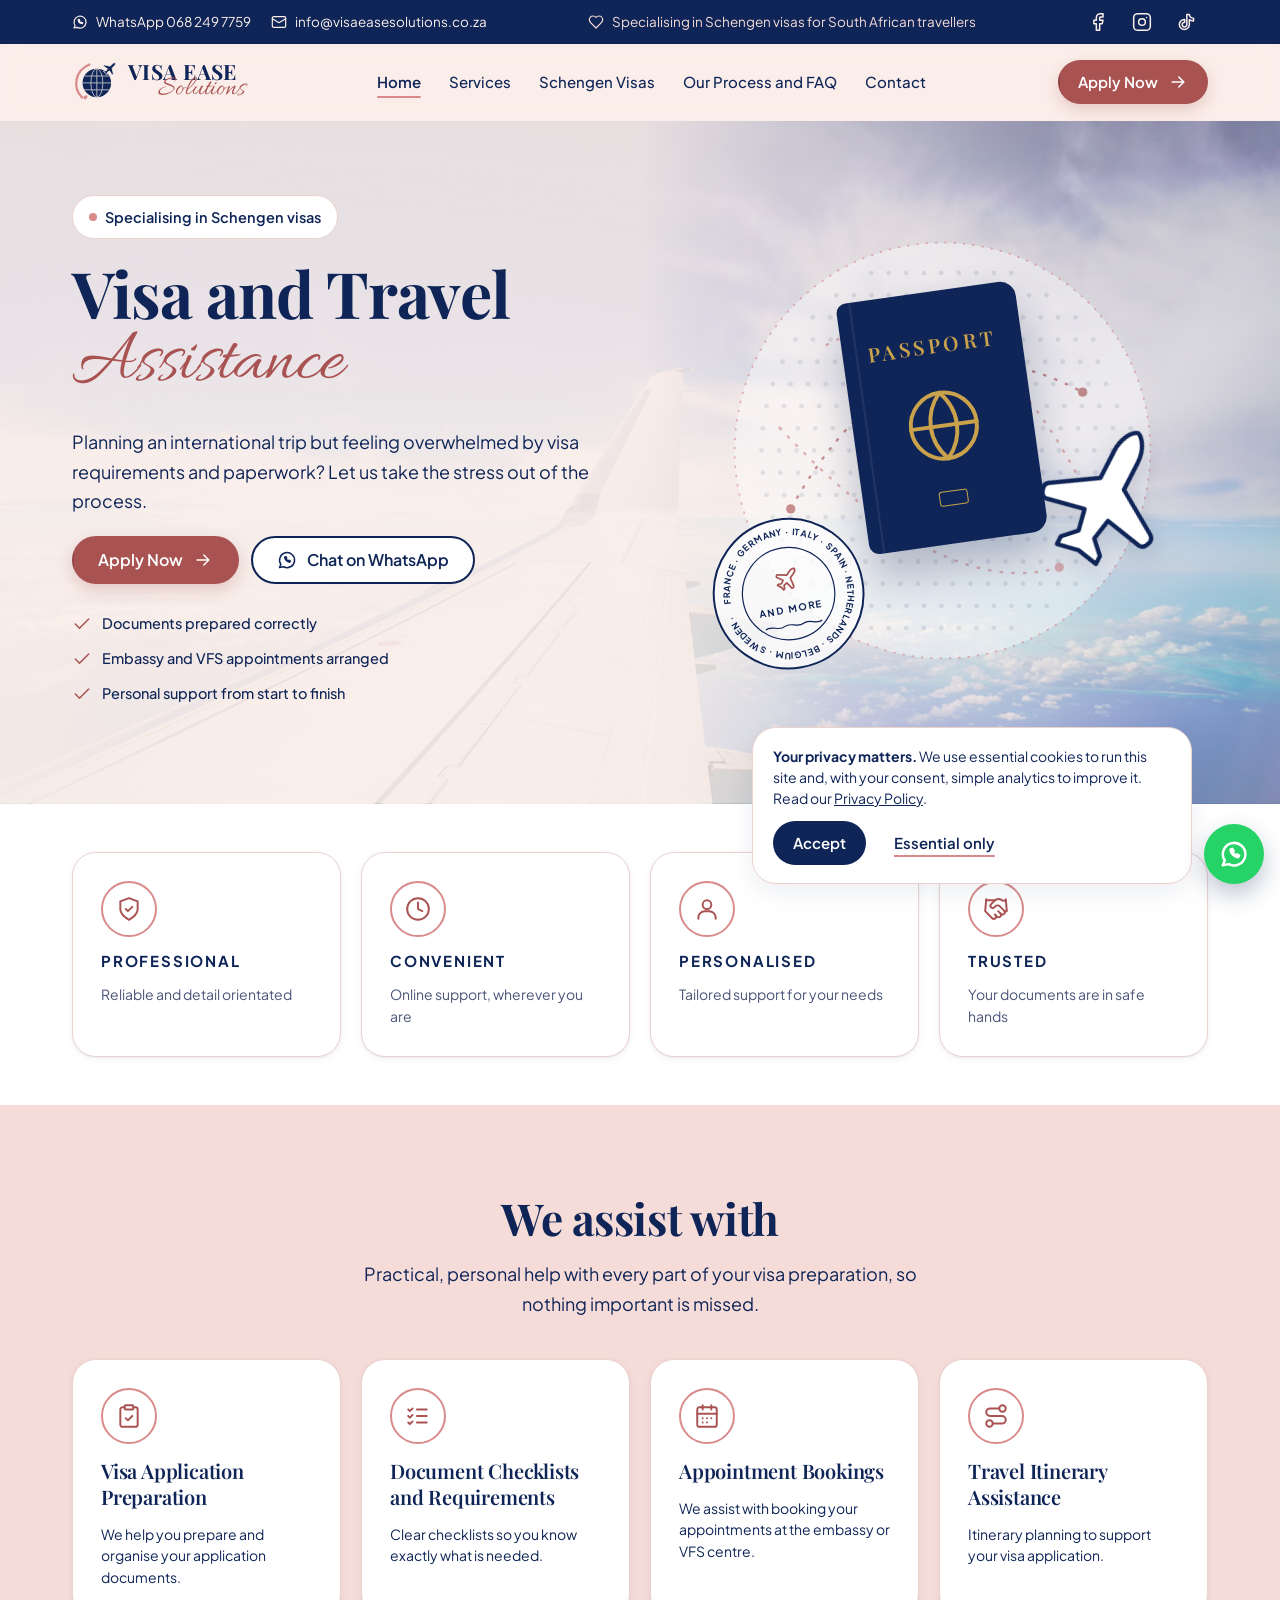
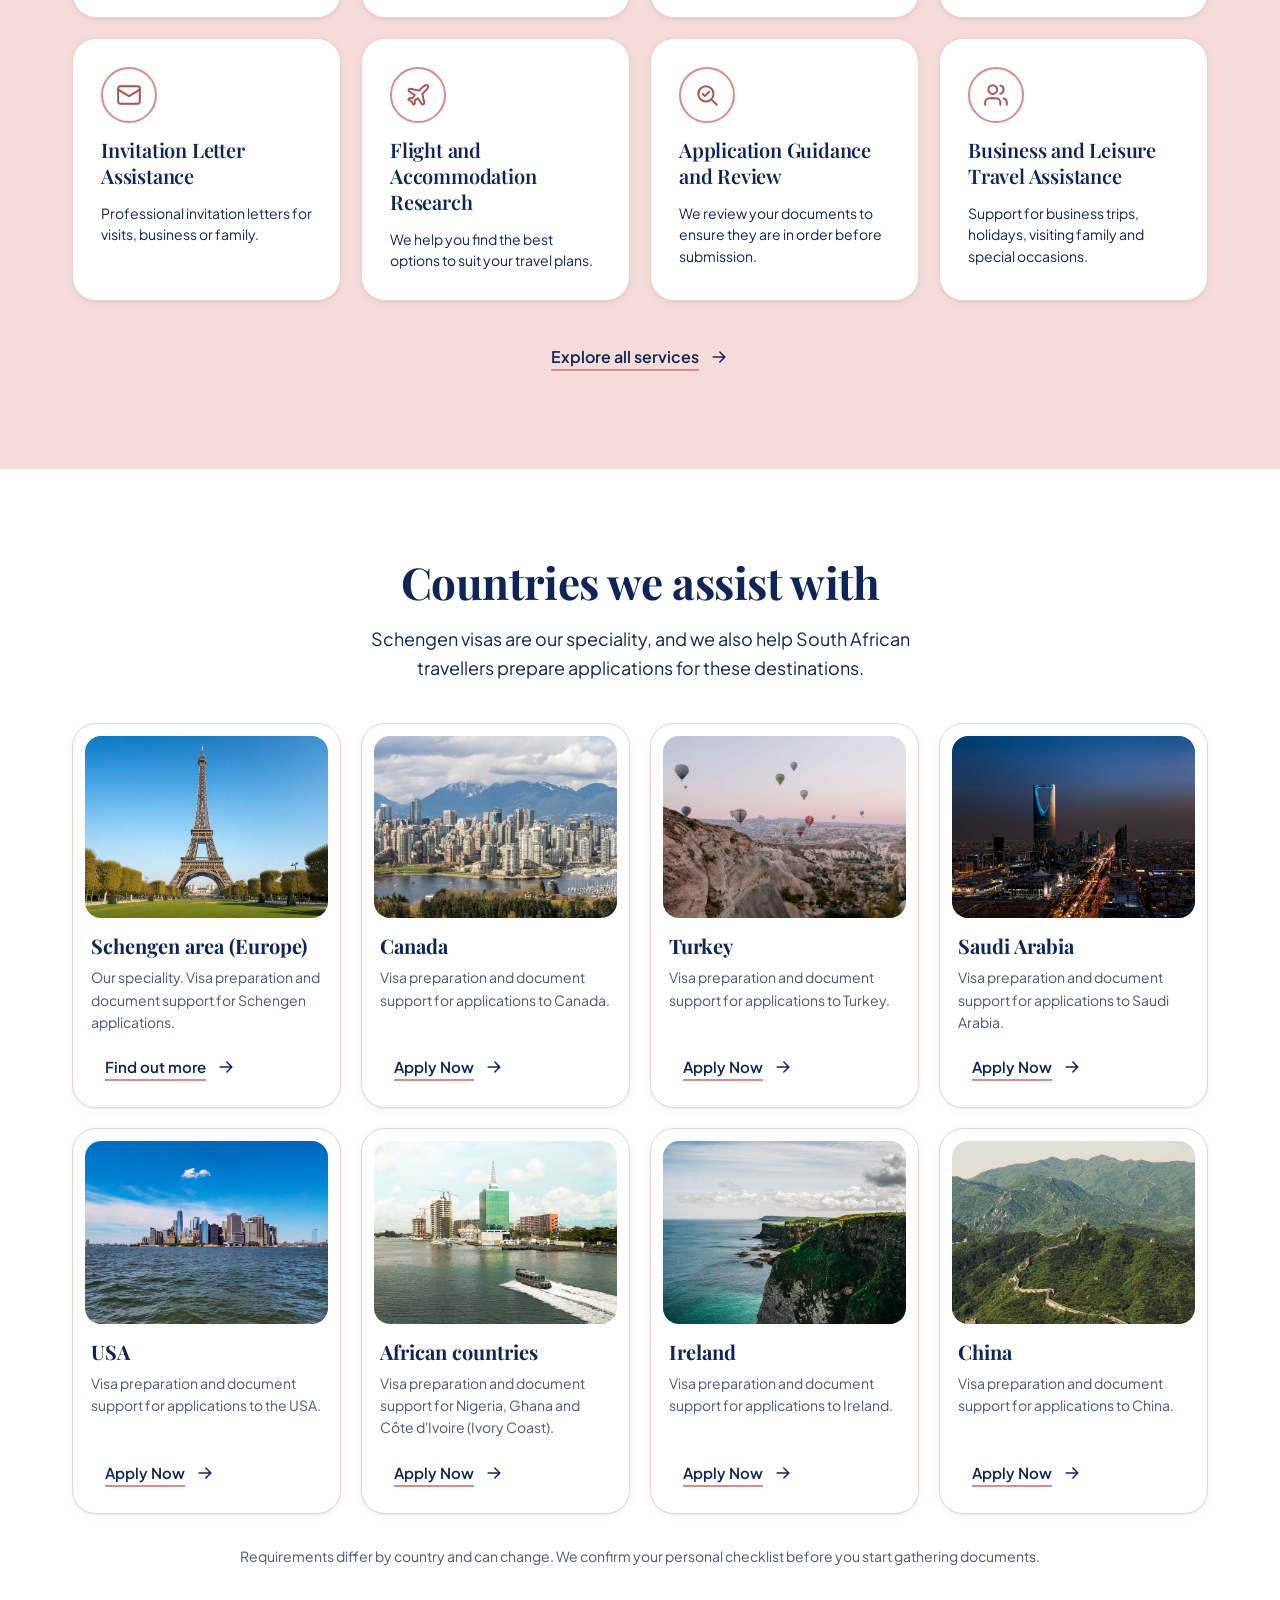
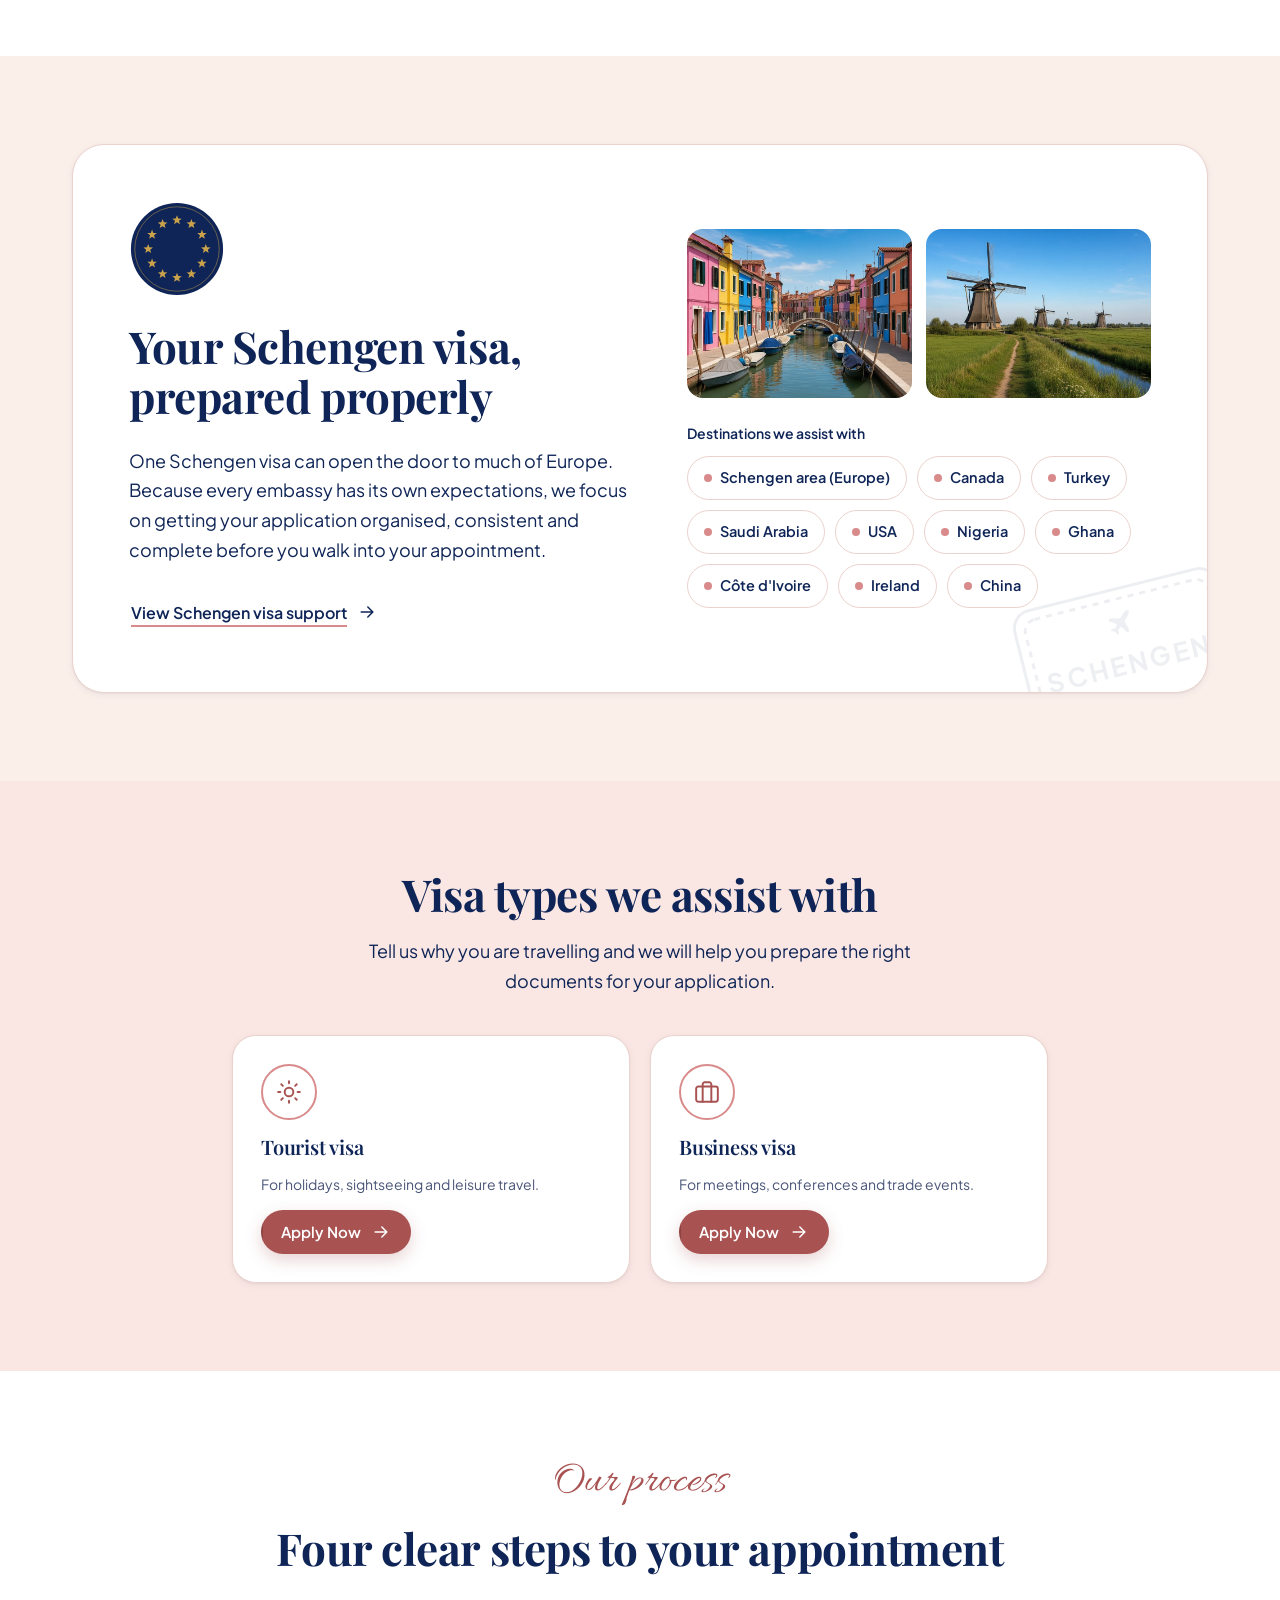
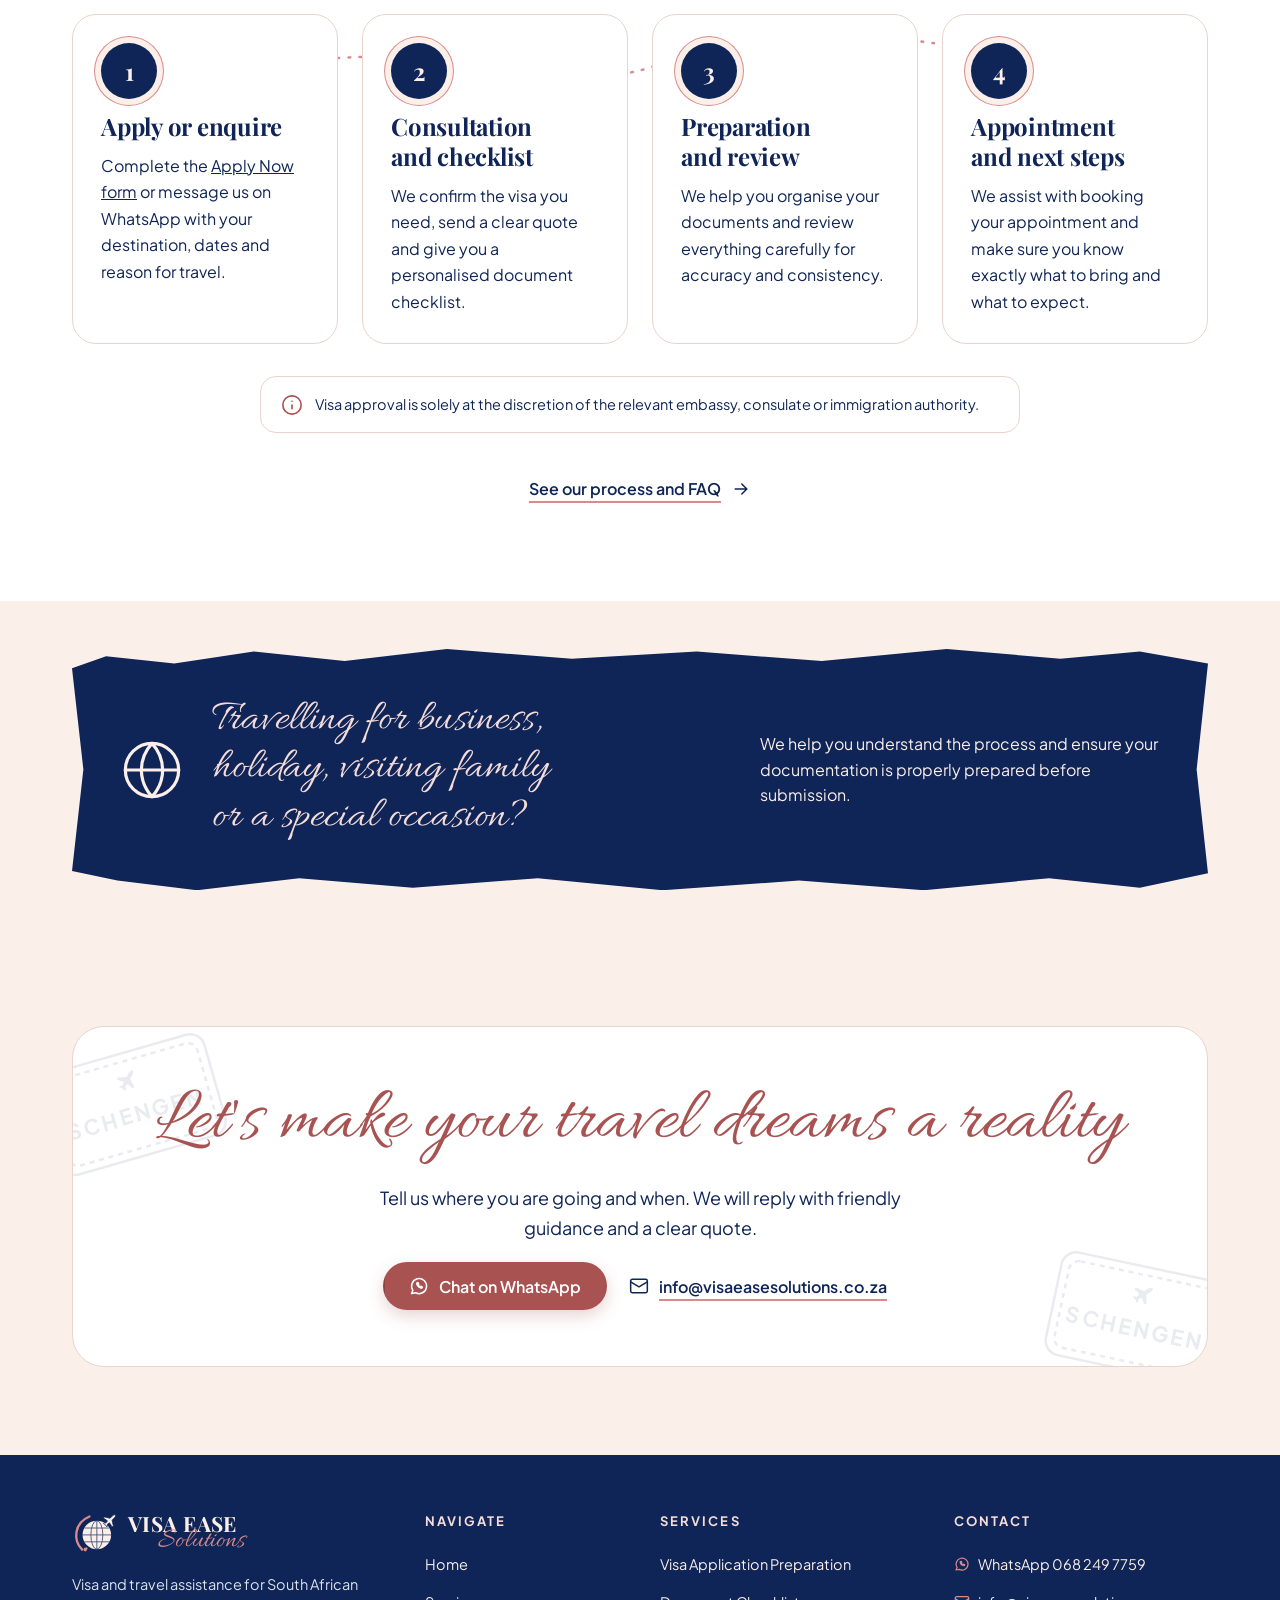
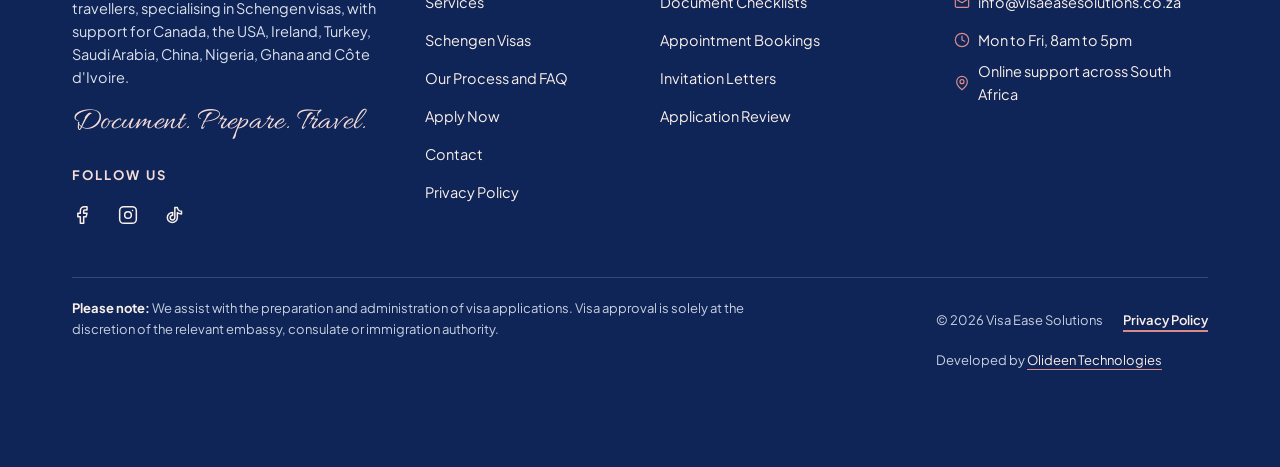
<file: index.html>
<!DOCTYPE html>
<html lang="en-ZA" class="no-js">
<head>
<meta charset="utf-8">
<meta name="viewport" content="width=device-width, initial-scale=1">
<title>Visa Ease Solutions | Schengen Visa and Travel Assistance</title>
<meta name="description" content="Visa and travel assistance for South Africans, specialising in Schengen visas. We help you prepare and organise your documents correctly before you apply.">
<link rel="canonical" href="https://www.visaeasesolutions.co.za/">
<meta name="theme-color" content="#FBEFEA">
<meta property="og:type" content="website">
<meta property="og:locale" content="en_ZA">
<meta property="og:site_name" content="Visa Ease Solutions">
<meta property="og:title" content="Visa Ease Solutions | Schengen Visa and Travel Assistance">
<meta property="og:description" content="Visa and travel assistance for South Africans, specialising in Schengen visas. We help you prepare and organise your documents correctly before you apply.">
<meta property="og:url" content="https://www.visaeasesolutions.co.za/">
<meta property="og:image" content="https://www.visaeasesolutions.co.za/assets/og-image.jpg">
<meta property="og:image:width" content="1200">
<meta property="og:image:height" content="630">
<meta property="og:image:alt" content="Visa Ease Solutions: Visa and Travel Assistance, specialising in Schengen visas">
<meta name="twitter:card" content="summary_large_image">
<meta name="twitter:title" content="Visa Ease Solutions | Schengen Visa and Travel Assistance">
<meta name="twitter:description" content="Visa and travel assistance for South Africans, specialising in Schengen visas. We help you prepare and organise your documents correctly before you apply.">
<meta name="twitter:image" content="https://www.visaeasesolutions.co.za/assets/og-image.jpg">
<meta name="twitter:image:alt" content="Visa Ease Solutions: Visa and Travel Assistance, specialising in Schengen visas">
<link rel="icon" type="image/x-icon" href="favicon.ico">
<link rel="icon" type="image/png" sizes="32x32" href="favicon-32x32.png">
<link rel="icon" type="image/png" sizes="16x16" href="favicon-16x16.png">
<link rel="icon" type="image/png" sizes="192x192" href="android-chrome-192x192.png">
<link rel="icon" type="image/png" sizes="512x512" href="android-chrome-512x512.png">
<link rel="apple-touch-icon" sizes="180x180" href="apple-touch-icon.png">
<link rel="manifest" href="site.webmanifest">
<link rel="stylesheet" href="style.css">
<script type="application/ld+json">
{
  "@context": "https://schema.org",
  "@type": "ProfessionalService",
  "@id": "https://www.visaeasesolutions.co.za/#business",
  "name": "Visa Ease Solutions",
  "legalName": "Visa Ease Solutions (Pty) Ltd",
  "slogan": "Document. Prepare. Travel.",
  "description": "Visa and travel assistance for South African travellers, specialising in Schengen visas, with online support for clients in any province, city or town.",
  "url": "https://www.visaeasesolutions.co.za/",
  "logo": "https://www.visaeasesolutions.co.za/android-chrome-512x512.png",
  "image": "https://www.visaeasesolutions.co.za/assets/og-image.jpg",
  "telephone": "+27682497759",
  "email": "info@visaeasesolutions.co.za",
  "address": {
    "@type": "PostalAddress",
    "addressCountry": "ZA"
  },
  "areaServed": {
    "@type": "Country",
    "name": "South Africa"
  },
  "openingHoursSpecification": [
    {
      "@type": "OpeningHoursSpecification",
      "dayOfWeek": [
        "Monday",
        "Tuesday",
        "Wednesday",
        "Thursday",
        "Friday"
      ],
      "opens": "08:00",
      "closes": "17:00"
    }
  ],
  "sameAs": [
    "https://www.facebook.com/visaeasesolutions",
    "https://www.instagram.com/visaeasesolutions",
    "https://www.tiktok.com/@visaeasesolutions"
  ],
  "knowsAbout": [
    "Schengen visa",
    "Visa application preparation",
    "Travel itinerary planning",
    "Invitation letters",
    "Canada visa applications",
    "Turkey visa applications",
    "Saudi Arabia visa applications",
    "USA visa applications",
    "Nigeria visa applications",
    "Ghana visa applications",
    "Côte d'Ivoire visa applications",
    "Ireland visa applications",
    "China visa applications"
  ]
}
</script>
<script src="script.js" defer></script>
</head>
<body>
<svg xmlns="http://www.w3.org/2000/svg" class="sr" aria-hidden="true" focusable="false">
<symbol id="i-clipboard" viewBox="0 0 24 24"><rect x="8" y="2" width="8" height="4" rx="1"/><path d="M16 4h2a2 2 0 0 1 2 2v14a2 2 0 0 1-2 2H6a2 2 0 0 1-2-2V6a2 2 0 0 1 2-2h2"/><path d="m9 14 2 2 4-4"/></symbol>
<symbol id="i-list" viewBox="0 0 24 24"><path d="M11 6h9M11 12h9M11 18h9"/><path d="m3 6 1.5 1.5L7 5"/><path d="m3 12 1.5 1.5L7 11"/><path d="m3 18 1.5 1.5L7 17"/></symbol>
<symbol id="i-calendar" viewBox="0 0 24 24"><rect x="3" y="4" width="18" height="18" rx="2"/><path d="M16 2v4M8 2v4M3 10h18"/><path d="M8 14h.01M12 14h.01M16 14h.01M8 18h.01M12 18h.01"/></symbol>
<symbol id="i-plane" viewBox="0 0 24 24"><path d="M17.8 19.2 16 11l3.5-3.5C21 6 21.5 4 21 3c-1-.5-3 0-4.5 1.5L13 8 4.8 6.2c-.5-.1-.9.1-1.1.5l-.3.5c-.2.5-.1 1 .3 1.3L9 12l-2 3H4l-1 1 3 2 2 3 1-1v-3l3-2 3.5 5.3c.3.4.8.5 1.3.3l.5-.2c.4-.3.6-.7.5-1.2z"/></symbol>
<symbol id="i-mail" viewBox="0 0 24 24"><rect x="2" y="4" width="20" height="16" rx="2"/><path d="m22 7-10 6L2 7"/></symbol>
<symbol id="i-route" viewBox="0 0 24 24"><circle cx="6" cy="19" r="3"/><path d="M9 19h8.5a3.5 3.5 0 0 0 0-7h-11a3.5 3.5 0 0 1 0-7H15"/><circle cx="18" cy="5" r="3"/></symbol>
<symbol id="i-review" viewBox="0 0 24 24"><circle cx="11" cy="11" r="7"/><path d="m21 21-4.3-4.3"/><path d="m8 11 2 2 4-4"/></symbol>
<symbol id="i-users" viewBox="0 0 24 24"><path d="M16 21v-2a4 4 0 0 0-4-4H6a4 4 0 0 0-4 4v2"/><circle cx="9" cy="7" r="4"/><path d="M22 21v-2a4 4 0 0 0-3-3.87M16 3.13a4 4 0 0 1 0 7.75"/></symbol>
<symbol id="i-shield" viewBox="0 0 24 24"><path d="M12 22s8-4 8-10V5l-8-3-8 3v7c0 6 8 10 8 10z"/><path d="m9 12 2 2 4-4"/></symbol>
<symbol id="i-clock" viewBox="0 0 24 24"><circle cx="12" cy="12" r="10"/><path d="M12 6v6l4 2"/></symbol>
<symbol id="i-user" viewBox="0 0 24 24"><circle cx="12" cy="8" r="4"/><path d="M4 21v-1a6 6 0 0 1 6-6h4a6 6 0 0 1 6 6v1"/></symbol>
<symbol id="i-handshake" viewBox="0 0 24 24"><path d="m11 17 2 2a1 1 0 1 0 3-3"/><path d="m14 14 2.5 2.5a1 1 0 1 0 3-3l-3.88-3.88a3 3 0 0 0-4.24 0l-.88.88a1 1 0 1 1-3-3l2.81-2.81a5.79 5.79 0 0 1 7.06-.87l.47.28a2 2 0 0 0 1.42.25L21 4"/><path d="m21 3 1 11h-2"/><path d="M3 3 2 14l6.5 6.5a1 1 0 1 0 3-3"/><path d="M3 4h8"/></symbol>
<symbol id="i-chat" viewBox="0 0 24 24"><path d="M3 21l1.65-3.8A9 9 0 1 1 7.9 20.1L3 21z"/><path d="M9.2 8.6c.2 2.9 3 5.6 6 6l.9-1.3-1.8-1-1 .8c-1-.5-1.9-1.4-2.4-2.4l.8-1-1-1.8z"/></symbol>
<symbol id="i-globe" viewBox="0 0 24 24"><circle cx="12" cy="12" r="10"/><path d="M2 12h20"/><path d="M12 2a15 15 0 0 1 4 10 15 15 0 0 1-4 10 15 15 0 0 1-4-10 15 15 0 0 1 4-10z"/></symbol>
<symbol id="i-check" viewBox="0 0 24 24"><path d="M20 6 9 17l-5-5"/></symbol>
<symbol id="i-chev" viewBox="0 0 24 24"><path d="m6 9 6 6 6-6"/></symbol>
<symbol id="i-chevr" viewBox="0 0 24 24"><path d="m9 18 6-6-6-6"/></symbol>
<symbol id="i-menu" viewBox="0 0 24 24"><path d="M4 7h16M4 12h16M4 17h16"/></symbol>
<symbol id="i-x" viewBox="0 0 24 24"><path d="M18 6 6 18M6 6l12 12"/></symbol>
<symbol id="i-info" viewBox="0 0 24 24"><circle cx="12" cy="12" r="10"/><path d="M12 16v-4M12 8h.01"/></symbol>
<symbol id="i-alert" viewBox="0 0 24 24"><circle cx="12" cy="12" r="10"/><path d="M12 8v4M12 16h.01"/></symbol>
<symbol id="i-heart" viewBox="0 0 24 24"><path d="M19 14c1.49-1.46 3-3.21 3-5.5A5.5 5.5 0 0 0 16.5 3c-1.76 0-3 .5-4.5 2-1.5-1.5-2.74-2-4.5-2A5.5 5.5 0 0 0 2 8.5c0 2.3 1.5 4.05 3 5.5l7 7Z"/></symbol>
<symbol id="i-file" viewBox="0 0 24 24"><path d="M14 2H6a2 2 0 0 0-2 2v16a2 2 0 0 0 2 2h12a2 2 0 0 0 2-2V8z"/><path d="M14 2v6h6M8 13h8M8 17h5"/></symbol>
<symbol id="i-pin" viewBox="0 0 24 24"><path d="M20 10c0 6-8 12-8 12s-8-6-8-12a8 8 0 0 1 16 0Z"/><circle cx="12" cy="10" r="3"/></symbol>
<symbol id="i-briefcase" viewBox="0 0 24 24"><rect x="2" y="7" width="20" height="14" rx="2"/><path d="M16 21V5a2 2 0 0 0-2-2h-4a2 2 0 0 0-2 2v16"/></symbol>
<symbol id="i-sun" viewBox="0 0 24 24"><circle cx="12" cy="12" r="4"/><path d="M12 2v2M12 20v2M4.9 4.9l1.4 1.4M17.7 17.7l1.4 1.4M2 12h2M20 12h2M4.9 19.1l1.4-1.4M17.7 6.3l1.4-1.4"/></symbol>
<symbol id="i-home" viewBox="0 0 24 24"><path d="M3 10.5 12 3l9 7.5V20a1 1 0 0 1-1 1h-5v-6h-6v6H4a1 1 0 0 1-1-1z"/></symbol>
<symbol id="i-lock" viewBox="0 0 24 24"><rect x="4" y="11" width="16" height="10" rx="2"/><path d="M8 11V7a4 4 0 0 1 8 0v4"/></symbol>
<symbol id="i-arrow" viewBox="0 0 24 24"><path d="M5 12h14M13 6l6 6-6 6"/></symbol>
<symbol id="i-facebook" viewBox="0 0 24 24"><path d="M18 2h-3a5 5 0 0 0-5 5v3H7v4h3v8h4v-8h3l1-4h-4V7a1 1 0 0 1 1-1h3z"/></symbol>
<symbol id="i-instagram" viewBox="0 0 24 24"><rect x="2" y="2" width="20" height="20" rx="5"/><circle cx="12" cy="12" r="4"/><path d="M17.5 6.5h.01"/></symbol>
<symbol id="i-tiktok" viewBox="0 0 24 24"><path d="M16 3c.4 2.6 2.2 4.4 5 4.6v3.2c-1.9 0-3.6-.6-5-1.6V15a6 6 0 1 1-6-6h.4v3.3A2.8 2.8 0 1 0 13 15V3z"/></symbol>
<symbol id="i-coins" viewBox="0 0 24 24"><circle cx="8" cy="8" r="6"/><path d="M18.09 10.37A6 6 0 1 1 10.34 18M7 6h1v4M16.71 13.88l.7.71-2.82 2.82"/></symbol>
<symbol id="i-passport" viewBox="0 0 24 24"><rect x="5" y="2" width="14" height="20" rx="2"/><circle cx="12" cy="10" r="3.5"/><path d="M9 17h6"/></symbol>
<symbol id="i-calcheck" viewBox="0 0 24 24"><rect x="3" y="4" width="18" height="18" rx="2"/><path d="M16 2v4M8 2v4M3 10h18"/><path d="m9 16 2 2 4-4"/></symbol>
<symbol id="i-pen" viewBox="0 0 24 24"><path d="M12 20h9"/><path d="M16.5 3.5a2.1 2.1 0 0 1 3 3L7 19l-4 1 1-4z"/></symbol>
<symbol id="i-wallet" viewBox="0 0 24 24"><path d="M19 7V5a2 2 0 0 0-2-2H5a2 2 0 0 0 0 4h15a1 1 0 0 1 1 1v12a1 1 0 0 1-1 1H5a2 2 0 0 1-2-2V5"/><path d="M16 14h.01"/></symbol>
<symbol id="i-umbrella" viewBox="0 0 24 24"><path d="M22 12a10 10 0 0 0-20 0Z"/><path d="M12 12v8a2 2 0 0 0 4 0"/><path d="M12 2v1"/></symbol>
<symbol id="logo-dark" viewBox="0 0 100 100"><path d="M22 84C2 64 4 26 38 12" fill="none" stroke="#D98B8B" stroke-width="5" stroke-linecap="round"/><circle cx="54" cy="52" r="31" fill="#0F2557"/><g fill="none" stroke="#FBEFEA" stroke-width="2" opacity=".75"><ellipse cx="54" cy="52" rx="13" ry="31"/><path d="M23 52h62M27 37h54M27 67h54M54 21v62"/></g><path d="M30 88c-3 0-5-2-5-4.5s2-4 4-3.4c.6-1.8 3.4-2 4.4-.2 1.4 2.4-1.2 5.6-3.4 8.1z" fill="#D98B8B"/><g transform="translate(64 4) scale(1.45)"><path d="M17.8 19.2 16 11l3.5-3.5C21 6 21.5 4 21 3c-1-.5-3 0-4.5 1.5L13 8 4.8 6.2c-.5-.1-.9.1-1.1.5l-.3.5c-.2.5-.1 1 .3 1.3L9 12l-2 3H4l-1 1 3 2 2 3 1-1v-3l3-2 3.5 5.3c.3.4.8.5 1.3.3l.5-.2c.4-.3.6-.7.5-1.2z" fill="#0F2557" stroke="#FBEFEA" stroke-width="1.2" stroke-linejoin="round"/></g></symbol>
<symbol id="logo-light" viewBox="0 0 100 100"><path d="M22 84C2 64 4 26 38 12" fill="none" stroke="#D98B8B" stroke-width="5" stroke-linecap="round"/><circle cx="54" cy="52" r="31" fill="#FBEFEA"/><g fill="none" stroke="#0F2557" stroke-width="2" opacity=".75"><ellipse cx="54" cy="52" rx="13" ry="31"/><path d="M23 52h62M27 37h54M27 67h54M54 21v62"/></g><path d="M30 88c-3 0-5-2-5-4.5s2-4 4-3.4c.6-1.8 3.4-2 4.4-.2 1.4 2.4-1.2 5.6-3.4 8.1z" fill="#D98B8B"/><g transform="translate(64 4) scale(1.45)"><path d="M17.8 19.2 16 11l3.5-3.5C21 6 21.5 4 21 3c-1-.5-3 0-4.5 1.5L13 8 4.8 6.2c-.5-.1-.9.1-1.1.5l-.3.5c-.2.5-.1 1 .3 1.3L9 12l-2 3H4l-1 1 3 2 2 3 1-1v-3l3-2 3.5 5.3c.3.4.8.5 1.3.3l.5-.2c.4-.3.6-.7.5-1.2z" fill="#FBEFEA" stroke="#0F2557" stroke-width="1.2" stroke-linejoin="round"/></g></symbol>
<symbol id="eu" viewBox="0 0 100 100"><circle cx="50" cy="50" r="48" fill="#0F2557"/><circle cx="50" cy="50" r="44" fill="none" stroke="#C9A24B" stroke-width=".8" opacity=".6"/><g fill="#C9A24B"><polygon points="50.00,14.80 51.28,18.23 54.95,18.39 52.08,20.67 53.06,24.21 50.00,22.18 46.94,24.21 47.92,20.67 45.05,18.39 48.72,18.23"/><polygon points="65.00,18.82 66.28,22.25 69.95,22.41 67.08,24.69 68.06,28.23 65.00,26.20 61.94,28.23 62.92,24.69 60.05,22.41 63.72,22.25"/><polygon points="75.98,29.80 77.26,33.23 80.93,33.39 78.06,35.67 79.04,39.21 75.98,37.18 72.92,39.21 73.90,35.67 71.04,33.39 74.70,33.23"/><polygon points="80.00,44.80 81.28,48.23 84.95,48.39 82.08,50.67 83.06,54.21 80.00,52.18 76.94,54.21 77.92,50.67 75.05,48.39 78.72,48.23"/><polygon points="75.98,59.80 77.26,63.23 80.93,63.39 78.06,65.67 79.04,69.21 75.98,67.18 72.92,69.21 73.90,65.67 71.04,63.39 74.70,63.23"/><polygon points="65.00,70.78 66.28,74.21 69.95,74.37 67.08,76.66 68.06,80.19 65.00,78.16 61.94,80.19 62.92,76.66 60.05,74.37 63.72,74.21"/><polygon points="50.00,74.80 51.28,78.23 54.95,78.39 52.08,80.67 53.06,84.21 50.00,82.18 46.94,84.21 47.92,80.67 45.05,78.39 48.72,78.23"/><polygon points="35.00,70.78 36.28,74.21 39.95,74.37 37.08,76.66 38.06,80.19 35.00,78.16 31.94,80.19 32.92,76.66 30.05,74.37 33.72,74.21"/><polygon points="24.02,59.80 25.30,63.23 28.96,63.39 26.10,65.67 27.08,69.21 24.02,67.18 20.96,69.21 21.94,65.67 19.07,63.39 22.74,63.23"/><polygon points="20.00,44.80 21.28,48.23 24.95,48.39 22.08,50.67 23.06,54.21 20.00,52.18 16.94,54.21 17.92,50.67 15.05,48.39 18.72,48.23"/><polygon points="24.02,29.80 25.30,33.23 28.96,33.39 26.10,35.67 27.08,39.21 24.02,37.18 20.96,39.21 21.94,35.67 19.07,33.39 22.74,33.23"/><polygon points="35.00,18.82 36.28,22.25 39.95,22.41 37.08,24.69 38.06,28.23 35.00,26.20 31.94,28.23 32.92,24.69 30.05,22.41 33.72,22.25"/></g></symbol>
<symbol id="stamp" viewBox="0 0 220 140"><g fill="none" stroke="currentColor" stroke-width="3"><rect x="6" y="6" width="208" height="128" rx="18"/><rect x="16" y="16" width="188" height="108" rx="12" stroke-dasharray="6 6"/></g><text x="110" y="92" text-anchor="middle" fill="currentColor" font-family="Plus Jakarta Sans, sans-serif" font-weight="800" font-size="26" letter-spacing="3">SCHENGEN</text><g transform="translate(96 26) scale(1.2)"><path d="M17.8 19.2 16 11l3.5-3.5C21 6 21.5 4 21 3c-1-.5-3 0-4.5 1.5L13 8 4.8 6.2c-.5-.1-.9.1-1.1.5l-.3.5c-.2.5-.1 1 .3 1.3L9 12l-2 3H4l-1 1 3 2 2 3 1-1v-3l3-2 3.5 5.3c.3.4.8.5 1.3.3l.5-.2c.4-.3.6-.7.5-1.2z" fill="currentColor"/></g></symbol>
<symbol id="stamp-404" viewBox="0 0 220 140"><g fill="none" stroke="currentColor" stroke-width="3"><rect x="6" y="6" width="208" height="128" rx="18"/><rect x="16" y="16" width="188" height="108" rx="12" stroke-dasharray="6 6"/></g><text x="110" y="92" text-anchor="middle" fill="currentColor" font-family="Plus Jakarta Sans, sans-serif" font-weight="800" font-size="40" letter-spacing="3">404</text><g transform="translate(96 26) scale(1.2)"><path d="M17.8 19.2 16 11l3.5-3.5C21 6 21.5 4 21 3c-1-.5-3 0-4.5 1.5L13 8 4.8 6.2c-.5-.1-.9.1-1.1.5l-.3.5c-.2.5-.1 1 .3 1.3L9 12l-2 3H4l-1 1 3 2 2 3 1-1v-3l3-2 3.5 5.3c.3.4.8.5 1.3.3l.5-.2c.4-.3.6-.7.5-1.2z" fill="currentColor"/></g></symbol>
<symbol id="plane-solid" viewBox="0 0 24 24"><path d="M17.8 19.2 16 11l3.5-3.5C21 6 21.5 4 21 3c-1-.5-3 0-4.5 1.5L13 8 4.8 6.2c-.5-.1-.9.1-1.1.5l-.3.5c-.2.5-.1 1 .3 1.3L9 12l-2 3H4l-1 1 3 2 2 3 1-1v-3l3-2 3.5 5.3c.3.4.8.5 1.3.3l.5-.2c.4-.3.6-.7.5-1.2z" fill="#FFFFFF" stroke="#0F2557" stroke-width=".7" stroke-linejoin="round"/></symbol>
</svg>
<a class="skip" href="#main">Skip to content</a>
<div class="util">
  <div class="wrap">
    <div class="util-links"><a href="https://wa.me/27682497759" aria-label="WhatsApp 068 249 7759"><svg class="i" aria-hidden="true" focusable="false"><use href="#i-chat"></use></svg><span><span class="util-lbl">WhatsApp </span>068 249 7759</span></a><a href="mailto:info@visaeasesolutions.co.za" aria-label="Email info@visaeasesolutions.co.za"><svg class="i" aria-hidden="true" focusable="false"><use href="#i-mail"></use></svg><span class="util-email">info@visaeasesolutions.co.za</span><span class="util-email-short">Email</span></a></div>
    <span class="util-note"><svg class="i" aria-hidden="true" focusable="false"><use href="#i-heart"></use></svg><span>Specialising in Schengen visas for South African travellers</span></span>
    <ul class="social util-social" aria-label="Social media"><li><a href="https://www.facebook.com/visaeasesolutions" target="_blank" rel="noopener" aria-label="Visa Ease Solutions on Facebook"><svg class="i" aria-hidden="true" focusable="false"><use href="#i-facebook"></use></svg></a></li><li><a href="https://www.instagram.com/visaeasesolutions" target="_blank" rel="noopener" aria-label="Visa Ease Solutions on Instagram"><svg class="i" aria-hidden="true" focusable="false"><use href="#i-instagram"></use></svg></a></li><li><a href="https://www.tiktok.com/@visaeasesolutions" target="_blank" rel="noopener" aria-label="Visa Ease Solutions on TikTok"><svg class="i" aria-hidden="true" focusable="false"><use href="#i-tiktok"></use></svg></a></li></ul>
  </div>
</div>
<header class="nav" id="nav">
  <div class="wrap">
    <a class="logo" href="index.html" aria-label="Visa Ease Solutions, home"><svg class="logo-mark" aria-hidden="true" focusable="false"><use href="#logo-dark"></use></svg><span class="logo-words" aria-hidden="true"><span class="logo-name">VISA EASE</span><span class="logo-sol">Solutions</span></span></a>
    <nav aria-label="Main"><ul class="nav-links"><li><a href="index.html" aria-current="page">Home</a></li><li><a href="services.html">Services</a></li><li><a href="schengen-visas.html">Schengen Visas</a></li><li><a href="how-it-works.html">Our Process and FAQ</a></li><li><a href="contact.html">Contact</a></li></ul></nav>
    <a class="btn btn-primary btn-sm nav-cta" href="apply.html"><span>Apply Now</span><svg class="i" aria-hidden="true" focusable="false"><use href="#i-arrow"></use></svg></a>
    <button class="burger" type="button" aria-label="Open menu" aria-expanded="false" aria-controls="mpanel" data-menu-open><svg class="i" aria-hidden="true" focusable="false"><use href="#i-menu"></use></svg></button>
  </div>
</header>
<div class="mpanel" id="mpanel" role="dialog" aria-modal="true" aria-label="Menu" hidden>
  <div class="mpanel-top"><a class="logo" href="index.html" aria-label="Visa Ease Solutions, home"><svg class="logo-mark" aria-hidden="true" focusable="false"><use href="#logo-dark"></use></svg><span class="logo-words" aria-hidden="true"><span class="logo-name">VISA EASE</span><span class="logo-sol">Solutions</span></span></a><button class="burger" type="button" aria-label="Close menu" data-menu-close><svg class="i" aria-hidden="true" focusable="false"><use href="#i-x"></use></svg></button></div>
  <nav aria-label="Mobile"><ul><li><a href="index.html" aria-current="page">Home<svg class="i" aria-hidden="true" focusable="false"><use href="#i-chevr"></use></svg></a></li><li><a href="services.html">Services<svg class="i" aria-hidden="true" focusable="false"><use href="#i-chevr"></use></svg></a></li><li><a href="schengen-visas.html">Schengen Visas<svg class="i" aria-hidden="true" focusable="false"><use href="#i-chevr"></use></svg></a></li><li><a href="how-it-works.html">Our Process and FAQ<svg class="i" aria-hidden="true" focusable="false"><use href="#i-chevr"></use></svg></a></li><li><a href="contact.html">Contact<svg class="i" aria-hidden="true" focusable="false"><use href="#i-chevr"></use></svg></a></li></ul></nav>
  <div class="stack gap-12">
    <a class="btn btn-primary btn-block" href="apply.html"><span>Apply Now</span><svg class="i" aria-hidden="true" focusable="false"><use href="#i-arrow"></use></svg></a>
    <a class="btn btn-secondary btn-block" href="https://wa.me/27682497759"><svg class="i" aria-hidden="true" focusable="false"><use href="#i-chat"></use></svg><span>Chat on WhatsApp</span></a>
    <a class="btn btn-secondary btn-block" href="mailto:info@visaeasesolutions.co.za"><svg class="i" aria-hidden="true" focusable="false"><use href="#i-mail"></use></svg><span>Email us</span></a>
  </div>
  <p class="micro">We assist with the preparation and administration of visa applications. Visa approval is solely at the discretion of the relevant embassy, consulate or immigration authority.</p>
</div>
<main id="main">
<!-- Background photo (decorative, set in style.css): a white aeroplane wing above clouds and a deep blue sky on a bright day. Photo by Lee Robinson on Unsplash. -->
<section class="hero" aria-labelledby="hero-h">
  <div class="wrap">
    <div class="hero-copy">
      <p class="chip"><span class="dot" aria-hidden="true"></span>Specialising in Schengen visas</p>
      <h1 id="hero-h">Visa and Travel <span class="script">Assistance</span></h1>
      <p class="lead">Planning an international trip but feeling overwhelmed by visa requirements and paperwork? Let us take the stress out of the process.</p>
      <div class="ctas"><a class="btn btn-primary" href="apply.html"><span>Apply Now</span><svg class="i" aria-hidden="true" focusable="false"><use href="#i-arrow"></use></svg></a><a class="btn btn-secondary" href="https://wa.me/27682497759"><svg class="i" aria-hidden="true" focusable="false"><use href="#i-chat"></use></svg><span>Chat on WhatsApp</span></a></div>
      <ul class="cues">
        <li><svg class="i" aria-hidden="true" focusable="false"><use href="#i-check"></use></svg>Documents prepared correctly</li>
        <li><svg class="i" aria-hidden="true" focusable="false"><use href="#i-check"></use></svg>Embassy and VFS appointments arranged</li>
        <li><svg class="i" aria-hidden="true" focusable="false"><use href="#i-check"></use></svg>Personal support from start to finish</li>
      </ul>
    </div>
    <div class="hero-art">
      <div class="globe"><svg viewBox="0 0 400 400" aria-hidden="true" focusable="false"><circle cx="200" cy="200" r="178" fill="#FFFFFF" opacity=".7"/><circle cx="200" cy="200" r="178" fill="none" stroke="#D98B8B" stroke-width="1.5" stroke-dasharray="2 6"/><g class="spin" fill="#0F2557" opacity=".16"><circle cx="138.9" cy="48.0" r="2.1"/><circle cx="153.9" cy="48.0" r="2.1"/><circle cx="168.9" cy="48.0" r="2.1"/><circle cx="183.9" cy="48.0" r="2.1"/><circle cx="198.9" cy="48.0" r="2.1"/><circle cx="213.9" cy="48.0" r="2.1"/><circle cx="228.9" cy="48.0" r="2.1"/><circle cx="243.9" cy="48.0" r="2.1"/><circle cx="258.9" cy="48.0" r="2.1"/><circle cx="109.1" cy="67.0" r="2.1"/><circle cx="124.1" cy="67.0" r="2.1"/><circle cx="139.1" cy="67.0" r="2.1"/><circle cx="154.1" cy="67.0" r="2.1"/><circle cx="169.1" cy="67.0" r="2.1"/><circle cx="184.1" cy="67.0" r="2.1"/><circle cx="199.1" cy="67.0" r="2.1"/><circle cx="214.1" cy="67.0" r="2.1"/><circle cx="229.1" cy="67.0" r="2.1"/><circle cx="244.1" cy="67.0" r="2.1"/><circle cx="259.1" cy="67.0" r="2.1"/><circle cx="274.1" cy="67.0" r="2.1"/><circle cx="289.1" cy="67.0" r="2.1"/><circle cx="88.9" cy="86.0" r="2.1"/><circle cx="103.9" cy="86.0" r="2.1"/><circle cx="118.9" cy="86.0" r="2.1"/><circle cx="133.9" cy="86.0" r="2.1"/><circle cx="148.9" cy="86.0" r="2.1"/><circle cx="163.9" cy="86.0" r="2.1"/><circle cx="178.9" cy="86.0" r="2.1"/><circle cx="193.9" cy="86.0" r="2.1"/><circle cx="208.9" cy="86.0" r="2.1"/><circle cx="223.9" cy="86.0" r="2.1"/><circle cx="238.9" cy="86.0" r="2.1"/><circle cx="253.9" cy="86.0" r="2.1"/><circle cx="268.9" cy="86.0" r="2.1"/><circle cx="283.9" cy="86.0" r="2.1"/><circle cx="298.9" cy="86.0" r="2.1"/><circle cx="313.9" cy="86.0" r="2.1"/><circle cx="74.0" cy="105.0" r="2.1"/><circle cx="89.0" cy="105.0" r="2.1"/><circle cx="104.0" cy="105.0" r="2.1"/><circle cx="119.0" cy="105.0" r="2.1"/><circle cx="134.0" cy="105.0" r="2.1"/><circle cx="149.0" cy="105.0" r="2.1"/><circle cx="164.0" cy="105.0" r="2.1"/><circle cx="179.0" cy="105.0" r="2.1"/><circle cx="194.0" cy="105.0" r="2.1"/><circle cx="209.0" cy="105.0" r="2.1"/><circle cx="224.0" cy="105.0" r="2.1"/><circle cx="239.0" cy="105.0" r="2.1"/><circle cx="254.0" cy="105.0" r="2.1"/><circle cx="269.0" cy="105.0" r="2.1"/><circle cx="284.0" cy="105.0" r="2.1"/><circle cx="299.0" cy="105.0" r="2.1"/><circle cx="314.0" cy="105.0" r="2.1"/><circle cx="329.0" cy="105.0" r="2.1"/><circle cx="62.9" cy="124.0" r="2.1"/><circle cx="77.9" cy="124.0" r="2.1"/><circle cx="92.9" cy="124.0" r="2.1"/><circle cx="107.9" cy="124.0" r="2.1"/><circle cx="122.9" cy="124.0" r="2.1"/><circle cx="137.9" cy="124.0" r="2.1"/><circle cx="152.9" cy="124.0" r="2.1"/><circle cx="167.9" cy="124.0" r="2.1"/><circle cx="182.9" cy="124.0" r="2.1"/><circle cx="197.9" cy="124.0" r="2.1"/><circle cx="212.9" cy="124.0" r="2.1"/><circle cx="227.9" cy="124.0" r="2.1"/><circle cx="242.9" cy="124.0" r="2.1"/><circle cx="257.9" cy="124.0" r="2.1"/><circle cx="272.9" cy="124.0" r="2.1"/><circle cx="287.9" cy="124.0" r="2.1"/><circle cx="302.9" cy="124.0" r="2.1"/><circle cx="317.9" cy="124.0" r="2.1"/><circle cx="332.9" cy="124.0" r="2.1"/><circle cx="54.8" cy="143.0" r="2.1"/><circle cx="69.8" cy="143.0" r="2.1"/><circle cx="84.8" cy="143.0" r="2.1"/><circle cx="99.8" cy="143.0" r="2.1"/><circle cx="114.8" cy="143.0" r="2.1"/><circle cx="129.8" cy="143.0" r="2.1"/><circle cx="144.8" cy="143.0" r="2.1"/><circle cx="159.8" cy="143.0" r="2.1"/><circle cx="174.8" cy="143.0" r="2.1"/><circle cx="189.8" cy="143.0" r="2.1"/><circle cx="204.8" cy="143.0" r="2.1"/><circle cx="219.8" cy="143.0" r="2.1"/><circle cx="234.8" cy="143.0" r="2.1"/><circle cx="249.8" cy="143.0" r="2.1"/><circle cx="264.8" cy="143.0" r="2.1"/><circle cx="279.8" cy="143.0" r="2.1"/><circle cx="294.8" cy="143.0" r="2.1"/><circle cx="309.8" cy="143.0" r="2.1"/><circle cx="324.8" cy="143.0" r="2.1"/><circle cx="339.8" cy="143.0" r="2.1"/><circle cx="49.3" cy="162.0" r="2.1"/><circle cx="64.3" cy="162.0" r="2.1"/><circle cx="79.3" cy="162.0" r="2.1"/><circle cx="94.3" cy="162.0" r="2.1"/><circle cx="109.3" cy="162.0" r="2.1"/><circle cx="124.3" cy="162.0" r="2.1"/><circle cx="139.3" cy="162.0" r="2.1"/><circle cx="154.3" cy="162.0" r="2.1"/><circle cx="169.3" cy="162.0" r="2.1"/><circle cx="184.3" cy="162.0" r="2.1"/><circle cx="199.3" cy="162.0" r="2.1"/><circle cx="214.3" cy="162.0" r="2.1"/><circle cx="229.3" cy="162.0" r="2.1"/><circle cx="244.3" cy="162.0" r="2.1"/><circle cx="259.3" cy="162.0" r="2.1"/><circle cx="274.3" cy="162.0" r="2.1"/><circle cx="289.3" cy="162.0" r="2.1"/><circle cx="304.3" cy="162.0" r="2.1"/><circle cx="319.3" cy="162.0" r="2.1"/><circle cx="334.3" cy="162.0" r="2.1"/><circle cx="349.3" cy="162.0" r="2.1"/><circle cx="46.1" cy="181.0" r="2.1"/><circle cx="61.1" cy="181.0" r="2.1"/><circle cx="76.1" cy="181.0" r="2.1"/><circle cx="91.1" cy="181.0" r="2.1"/><circle cx="106.1" cy="181.0" r="2.1"/><circle cx="121.1" cy="181.0" r="2.1"/><circle cx="136.1" cy="181.0" r="2.1"/><circle cx="151.1" cy="181.0" r="2.1"/><circle cx="166.1" cy="181.0" r="2.1"/><circle cx="181.1" cy="181.0" r="2.1"/><circle cx="196.1" cy="181.0" r="2.1"/><circle cx="211.1" cy="181.0" r="2.1"/><circle cx="226.1" cy="181.0" r="2.1"/><circle cx="241.1" cy="181.0" r="2.1"/><circle cx="256.1" cy="181.0" r="2.1"/><circle cx="271.1" cy="181.0" r="2.1"/><circle cx="286.1" cy="181.0" r="2.1"/><circle cx="301.1" cy="181.0" r="2.1"/><circle cx="316.1" cy="181.0" r="2.1"/><circle cx="331.1" cy="181.0" r="2.1"/><circle cx="346.1" cy="181.0" r="2.1"/><circle cx="361.1" cy="181.0" r="2.1"/><circle cx="45.0" cy="200.0" r="2.1"/><circle cx="60.0" cy="200.0" r="2.1"/><circle cx="75.0" cy="200.0" r="2.1"/><circle cx="90.0" cy="200.0" r="2.1"/><circle cx="105.0" cy="200.0" r="2.1"/><circle cx="120.0" cy="200.0" r="2.1"/><circle cx="135.0" cy="200.0" r="2.1"/><circle cx="150.0" cy="200.0" r="2.1"/><circle cx="165.0" cy="200.0" r="2.1"/><circle cx="180.0" cy="200.0" r="2.1"/><circle cx="195.0" cy="200.0" r="2.1"/><circle cx="210.0" cy="200.0" r="2.1"/><circle cx="225.0" cy="200.0" r="2.1"/><circle cx="240.0" cy="200.0" r="2.1"/><circle cx="255.0" cy="200.0" r="2.1"/><circle cx="270.0" cy="200.0" r="2.1"/><circle cx="285.0" cy="200.0" r="2.1"/><circle cx="300.0" cy="200.0" r="2.1"/><circle cx="315.0" cy="200.0" r="2.1"/><circle cx="330.0" cy="200.0" r="2.1"/><circle cx="345.0" cy="200.0" r="2.1"/><circle cx="360.0" cy="200.0" r="2.1"/><circle cx="46.1" cy="219.0" r="2.1"/><circle cx="61.1" cy="219.0" r="2.1"/><circle cx="76.1" cy="219.0" r="2.1"/><circle cx="91.1" cy="219.0" r="2.1"/><circle cx="106.1" cy="219.0" r="2.1"/><circle cx="121.1" cy="219.0" r="2.1"/><circle cx="136.1" cy="219.0" r="2.1"/><circle cx="151.1" cy="219.0" r="2.1"/><circle cx="166.1" cy="219.0" r="2.1"/><circle cx="181.1" cy="219.0" r="2.1"/><circle cx="196.1" cy="219.0" r="2.1"/><circle cx="211.1" cy="219.0" r="2.1"/><circle cx="226.1" cy="219.0" r="2.1"/><circle cx="241.1" cy="219.0" r="2.1"/><circle cx="256.1" cy="219.0" r="2.1"/><circle cx="271.1" cy="219.0" r="2.1"/><circle cx="286.1" cy="219.0" r="2.1"/><circle cx="301.1" cy="219.0" r="2.1"/><circle cx="316.1" cy="219.0" r="2.1"/><circle cx="331.1" cy="219.0" r="2.1"/><circle cx="346.1" cy="219.0" r="2.1"/><circle cx="361.1" cy="219.0" r="2.1"/><circle cx="49.3" cy="238.0" r="2.1"/><circle cx="64.3" cy="238.0" r="2.1"/><circle cx="79.3" cy="238.0" r="2.1"/><circle cx="94.3" cy="238.0" r="2.1"/><circle cx="109.3" cy="238.0" r="2.1"/><circle cx="124.3" cy="238.0" r="2.1"/><circle cx="139.3" cy="238.0" r="2.1"/><circle cx="154.3" cy="238.0" r="2.1"/><circle cx="169.3" cy="238.0" r="2.1"/><circle cx="184.3" cy="238.0" r="2.1"/><circle cx="199.3" cy="238.0" r="2.1"/><circle cx="214.3" cy="238.0" r="2.1"/><circle cx="229.3" cy="238.0" r="2.1"/><circle cx="244.3" cy="238.0" r="2.1"/><circle cx="259.3" cy="238.0" r="2.1"/><circle cx="274.3" cy="238.0" r="2.1"/><circle cx="289.3" cy="238.0" r="2.1"/><circle cx="304.3" cy="238.0" r="2.1"/><circle cx="319.3" cy="238.0" r="2.1"/><circle cx="334.3" cy="238.0" r="2.1"/><circle cx="349.3" cy="238.0" r="2.1"/><circle cx="54.8" cy="257.0" r="2.1"/><circle cx="69.8" cy="257.0" r="2.1"/><circle cx="84.8" cy="257.0" r="2.1"/><circle cx="99.8" cy="257.0" r="2.1"/><circle cx="114.8" cy="257.0" r="2.1"/><circle cx="129.8" cy="257.0" r="2.1"/><circle cx="144.8" cy="257.0" r="2.1"/><circle cx="159.8" cy="257.0" r="2.1"/><circle cx="174.8" cy="257.0" r="2.1"/><circle cx="189.8" cy="257.0" r="2.1"/><circle cx="204.8" cy="257.0" r="2.1"/><circle cx="219.8" cy="257.0" r="2.1"/><circle cx="234.8" cy="257.0" r="2.1"/><circle cx="249.8" cy="257.0" r="2.1"/><circle cx="264.8" cy="257.0" r="2.1"/><circle cx="279.8" cy="257.0" r="2.1"/><circle cx="294.8" cy="257.0" r="2.1"/><circle cx="309.8" cy="257.0" r="2.1"/><circle cx="324.8" cy="257.0" r="2.1"/><circle cx="339.8" cy="257.0" r="2.1"/><circle cx="62.9" cy="276.0" r="2.1"/><circle cx="77.9" cy="276.0" r="2.1"/><circle cx="92.9" cy="276.0" r="2.1"/><circle cx="107.9" cy="276.0" r="2.1"/><circle cx="122.9" cy="276.0" r="2.1"/><circle cx="137.9" cy="276.0" r="2.1"/><circle cx="152.9" cy="276.0" r="2.1"/><circle cx="167.9" cy="276.0" r="2.1"/><circle cx="182.9" cy="276.0" r="2.1"/><circle cx="197.9" cy="276.0" r="2.1"/><circle cx="212.9" cy="276.0" r="2.1"/><circle cx="227.9" cy="276.0" r="2.1"/><circle cx="242.9" cy="276.0" r="2.1"/><circle cx="257.9" cy="276.0" r="2.1"/><circle cx="272.9" cy="276.0" r="2.1"/><circle cx="287.9" cy="276.0" r="2.1"/><circle cx="302.9" cy="276.0" r="2.1"/><circle cx="317.9" cy="276.0" r="2.1"/><circle cx="332.9" cy="276.0" r="2.1"/><circle cx="74.0" cy="295.0" r="2.1"/><circle cx="89.0" cy="295.0" r="2.1"/><circle cx="104.0" cy="295.0" r="2.1"/><circle cx="119.0" cy="295.0" r="2.1"/><circle cx="134.0" cy="295.0" r="2.1"/><circle cx="149.0" cy="295.0" r="2.1"/><circle cx="164.0" cy="295.0" r="2.1"/><circle cx="179.0" cy="295.0" r="2.1"/><circle cx="194.0" cy="295.0" r="2.1"/><circle cx="209.0" cy="295.0" r="2.1"/><circle cx="224.0" cy="295.0" r="2.1"/><circle cx="239.0" cy="295.0" r="2.1"/><circle cx="254.0" cy="295.0" r="2.1"/><circle cx="269.0" cy="295.0" r="2.1"/><circle cx="284.0" cy="295.0" r="2.1"/><circle cx="299.0" cy="295.0" r="2.1"/><circle cx="314.0" cy="295.0" r="2.1"/><circle cx="329.0" cy="295.0" r="2.1"/><circle cx="88.9" cy="314.0" r="2.1"/><circle cx="103.9" cy="314.0" r="2.1"/><circle cx="118.9" cy="314.0" r="2.1"/><circle cx="133.9" cy="314.0" r="2.1"/><circle cx="148.9" cy="314.0" r="2.1"/><circle cx="163.9" cy="314.0" r="2.1"/><circle cx="178.9" cy="314.0" r="2.1"/><circle cx="193.9" cy="314.0" r="2.1"/><circle cx="208.9" cy="314.0" r="2.1"/><circle cx="223.9" cy="314.0" r="2.1"/><circle cx="238.9" cy="314.0" r="2.1"/><circle cx="253.9" cy="314.0" r="2.1"/><circle cx="268.9" cy="314.0" r="2.1"/><circle cx="283.9" cy="314.0" r="2.1"/><circle cx="298.9" cy="314.0" r="2.1"/><circle cx="313.9" cy="314.0" r="2.1"/><circle cx="109.1" cy="333.0" r="2.1"/><circle cx="124.1" cy="333.0" r="2.1"/><circle cx="139.1" cy="333.0" r="2.1"/><circle cx="154.1" cy="333.0" r="2.1"/><circle cx="169.1" cy="333.0" r="2.1"/><circle cx="184.1" cy="333.0" r="2.1"/><circle cx="199.1" cy="333.0" r="2.1"/><circle cx="214.1" cy="333.0" r="2.1"/><circle cx="229.1" cy="333.0" r="2.1"/><circle cx="244.1" cy="333.0" r="2.1"/><circle cx="259.1" cy="333.0" r="2.1"/><circle cx="274.1" cy="333.0" r="2.1"/><circle cx="289.1" cy="333.0" r="2.1"/><circle cx="138.9" cy="352.0" r="2.1"/><circle cx="153.9" cy="352.0" r="2.1"/><circle cx="168.9" cy="352.0" r="2.1"/><circle cx="183.9" cy="352.0" r="2.1"/><circle cx="198.9" cy="352.0" r="2.1"/><circle cx="213.9" cy="352.0" r="2.1"/><circle cx="228.9" cy="352.0" r="2.1"/><circle cx="243.9" cy="352.0" r="2.1"/><circle cx="258.9" cy="352.0" r="2.1"/></g><g fill="none" stroke-width="2"><path class="arc" d="M70 250 Q170 70 320 150" stroke="#A95252"/><path class="arc" d="M100 110 Q230 40 330 250" stroke="#D98B8B"/><path class="arc" d="M60 180 Q200 330 300 300" stroke="#D98B8B"/></g><circle cx="70" cy="250" r="4" fill="#A95252"/><circle cx="320" cy="150" r="4" fill="#A95252"/><circle cx="330" cy="250" r="4" fill="#D98B8B"/><circle cx="300" cy="300" r="4" fill="#D98B8B"/></svg></div>
      <div class="passport" aria-hidden="true"><span class="pp-title">PASSPORT</span><svg class="i" aria-hidden="true" focusable="false"><use href="#i-globe"></use></svg><span class="pp-chip"></span></div>
      <svg class="plane-art" aria-hidden="true" focusable="false"><use href="#plane-solid"></use></svg>
      <div class="postmark"><svg viewBox="0 0 200 200" role="img" aria-label="Postmark: France, Germany, Italy, Spain, Netherlands, Belgium, Sweden and more"><defs><path id="pmc" d="M100,100 m-74,0 a74,74 0 1,1 148,0 a74,74 0 1,1 -148,0"/></defs><circle cx="100" cy="100" r="94" fill="rgba(255,255,255,.75)" stroke="currentColor" stroke-width="2.5"/><circle cx="100" cy="100" r="58" fill="none" stroke="currentColor" stroke-width="1.5"/><text fill="currentColor" font-family="Plus Jakarta Sans, sans-serif" font-size="11" font-weight="700"><textPath href="#pmc" textLength="448" lengthAdjust="spacing">FRANCE · GERMANY · ITALY · SPAIN · NETHERLANDS · BELGIUM · SWEDEN ·</textPath></text><g transform="translate(84 66) scale(1.35)"><path d="M17.8 19.2 16 11l3.5-3.5C21 6 21.5 4 21 3c-1-.5-3 0-4.5 1.5L13 8 4.8 6.2c-.5-.1-.9.1-1.1.5l-.3.5c-.2.5-.1 1 .3 1.3L9 12l-2 3H4l-1 1 3 2 2 3 1-1v-3l3-2 3.5 5.3c.3.4.8.5 1.3.3l.5-.2c.4-.3.6-.7.5-1.2z" fill="none" stroke="#A95252" stroke-width="1.6" stroke-linejoin="round"/></g><text x="100" y="124" text-anchor="middle" fill="currentColor" font-family="Plus Jakarta Sans, sans-serif" font-size="12" font-weight="700" letter-spacing="2">AND MORE</text><path d="M64 140c8-5 16 5 24 0s16 5 24 0 16 5 24 0" fill="none" stroke="currentColor" stroke-width="1.5"/></svg></div>
    </div>
  </div>
</section>

<section class="section tight bg-white" aria-label="Why choose us">
  <div class="wrap"><div class="grid c4"><div class="card pillar reveal d0"><span class="icirc"><svg class="i" aria-hidden="true" focusable="false"><use href="#i-shield"></use></svg></span><p class="h4">Professional</p><p class="small">Reliable and detail orientated</p></div><div class="card pillar reveal d1"><span class="icirc"><svg class="i" aria-hidden="true" focusable="false"><use href="#i-clock"></use></svg></span><p class="h4">Convenient</p><p class="small">Online support, wherever you are</p></div><div class="card pillar reveal d2"><span class="icirc"><svg class="i" aria-hidden="true" focusable="false"><use href="#i-user"></use></svg></span><p class="h4">Personalised</p><p class="small">Tailored support for your needs</p></div><div class="card pillar reveal d3"><span class="icirc"><svg class="i" aria-hidden="true" focusable="false"><use href="#i-handshake"></use></svg></span><p class="h4">Trusted</p><p class="small">Your documents are in safe hands</p></div></div></div>
</section>

<section class="section bg-blush" aria-labelledby="svc-h">
  <div class="wrap">
    <div class="sec-head center"><h2 id="svc-h" class="h2 center">We assist with</h2><p class="lead center">Practical, personal help with every part of your visa preparation, so nothing important is missed.</p></div>
    <div class="grid c4"><a class="card svc reveal d0" href="services.html"><span class="icirc"><svg class="i" aria-hidden="true" focusable="false"><use href="#i-clipboard"></use></svg></span><h3 class="h4">Visa Application Preparation</h3><p class="small">We help you prepare and organise your application documents.</p></a><a class="card svc reveal d1" href="services.html"><span class="icirc"><svg class="i" aria-hidden="true" focusable="false"><use href="#i-list"></use></svg></span><h3 class="h4">Document Checklists and Requirements</h3><p class="small">Clear checklists so you know exactly what is needed.</p></a><a class="card svc reveal d2" href="services.html"><span class="icirc"><svg class="i" aria-hidden="true" focusable="false"><use href="#i-calendar"></use></svg></span><h3 class="h4">Appointment Bookings</h3><p class="small">We assist with booking your appointments at the embassy or VFS centre.</p></a><a class="card svc reveal d3" href="services.html"><span class="icirc"><svg class="i" aria-hidden="true" focusable="false"><use href="#i-route"></use></svg></span><h3 class="h4">Travel Itinerary Assistance</h3><p class="small">Itinerary planning to support your visa application.</p></a><a class="card svc reveal d4" href="services.html"><span class="icirc"><svg class="i" aria-hidden="true" focusable="false"><use href="#i-mail"></use></svg></span><h3 class="h4">Invitation Letter Assistance</h3><p class="small">Professional invitation letters for visits, business or family.</p></a><a class="card svc reveal d5" href="services.html"><span class="icirc"><svg class="i" aria-hidden="true" focusable="false"><use href="#i-plane"></use></svg></span><h3 class="h4">Flight and Accommodation Research</h3><p class="small">We help you find the best options to suit your travel plans.</p></a><a class="card svc reveal d6" href="services.html"><span class="icirc"><svg class="i" aria-hidden="true" focusable="false"><use href="#i-review"></use></svg></span><h3 class="h4">Application Guidance and Review</h3><p class="small">We review your documents to ensure they are in order before submission.</p></a><a class="card svc reveal d7" href="services.html"><span class="icirc"><svg class="i" aria-hidden="true" focusable="false"><use href="#i-users"></use></svg></span><h3 class="h4">Business and Leisure Travel Assistance</h3><p class="small">Support for business trips, holidays, visiting family and special occasions.</p></a></div>
    <div class="row justify-center mt-32"><a class="btn btn-ghost" href="services.html">Explore all services<svg class="i" aria-hidden="true" focusable="false"><use href="#i-arrow"></use></svg></a></div>
  </div>
</section>

<section class="section bg-white" aria-labelledby="ctry-h">
  <div class="wrap">
    <div class="sec-head center"><h2 id="ctry-h" class="h2 center">Countries we assist with</h2><p class="lead center">Schengen visas are our speciality, and we also help South African travellers prepare applications for these destinations.</p></div>
    <div class="grid dests"><article class="card dest reveal d0"><img class="photo" src="assets/images/eiffel-tower.jpg" alt="The Eiffel Tower in Paris on a bright, clear morning" width="800" height="600" loading="lazy"><h3 class="nm">Schengen area (Europe)</h3><p class="lm">Our speciality. Visa preparation and document support for Schengen applications.</p><a class="btn btn-ghost btn-sm" href="schengen-visas.html" aria-label="Find out more: Schengen area (Europe)">Find out more<svg class="i" aria-hidden="true" focusable="false"><use href="#i-arrow"></use></svg></a></article><article class="card dest reveal d1"><img class="photo" src="assets/images/canada.jpg" alt="The Vancouver skyline and marina in Canada, with snow-capped mountains behind" width="800" height="600" loading="lazy"><h3 class="nm">Canada</h3><p class="lm">Visa preparation and document support for applications to Canada.</p><a class="btn btn-ghost btn-sm" href="apply.html?country=canada" aria-label="Apply Now: Canada">Apply Now<svg class="i" aria-hidden="true" focusable="false"><use href="#i-arrow"></use></svg></a></article><article class="card dest reveal d2"><img class="photo" src="assets/images/turkey.jpg" alt="Hot air balloons drifting over rocky valleys in Turkey at dawn" width="800" height="600" loading="lazy"><h3 class="nm">Turkey</h3><p class="lm">Visa preparation and document support for applications to Turkey.</p><a class="btn btn-ghost btn-sm" href="apply.html?country=turkey" aria-label="Apply Now: Turkey">Apply Now<svg class="i" aria-hidden="true" focusable="false"><use href="#i-arrow"></use></svg></a></article><article class="card dest reveal d3"><img class="photo" src="assets/images/saudi-arabia.jpg" alt="The Riyadh skyline in Saudi Arabia at night" width="800" height="600" loading="lazy"><h3 class="nm">Saudi Arabia</h3><p class="lm">Visa preparation and document support for applications to Saudi Arabia.</p><a class="btn btn-ghost btn-sm" href="apply.html?country=saudi-arabia" aria-label="Apply Now: Saudi Arabia">Apply Now<svg class="i" aria-hidden="true" focusable="false"><use href="#i-arrow"></use></svg></a></article><article class="card dest reveal d0"><img class="photo" src="assets/images/usa.jpg" alt="The New York City skyline across the Hudson River on a clear day" width="800" height="600" loading="lazy"><h3 class="nm">USA</h3><p class="lm">Visa preparation and document support for applications to the USA.</p><a class="btn btn-ghost btn-sm" href="apply.html?country=usa" aria-label="Apply Now: USA">Apply Now<svg class="i" aria-hidden="true" focusable="false"><use href="#i-arrow"></use></svg></a></article><article class="card dest reveal d1"><img class="photo" src="assets/images/african-countries.jpg" alt="The Lagos skyline in Nigeria, with a boat crossing the lagoon" width="800" height="600" loading="lazy"><h3 class="nm">African countries</h3><p class="lm">Visa preparation and document support for Nigeria, Ghana and Côte d'Ivoire (Ivory Coast).</p><a class="btn btn-ghost btn-sm" href="apply.html" aria-label="Apply Now: African countries">Apply Now<svg class="i" aria-hidden="true" focusable="false"><use href="#i-arrow"></use></svg></a></article><article class="card dest reveal d2"><img class="photo" src="assets/images/ireland.jpg" alt="The Cliffs of Moher above the Atlantic Ocean in Ireland" width="800" height="600" loading="lazy"><h3 class="nm">Ireland</h3><p class="lm">Visa preparation and document support for applications to Ireland.</p><a class="btn btn-ghost btn-sm" href="apply.html?country=ireland" aria-label="Apply Now: Ireland">Apply Now<svg class="i" aria-hidden="true" focusable="false"><use href="#i-arrow"></use></svg></a></article><article class="card dest reveal d3"><img class="photo" src="assets/images/china.jpg" alt="The Great Wall of China winding through lush green hills" width="800" height="600" loading="lazy"><h3 class="nm">China</h3><p class="lm">Visa preparation and document support for applications to China.</p><a class="btn btn-ghost btn-sm" href="apply.html?country=china" aria-label="Apply Now: China">Apply Now<svg class="i" aria-hidden="true" focusable="false"><use href="#i-arrow"></use></svg></a></article></div>
    <div class="mt-32"><p class="small center">Requirements differ by country and can change. We confirm your personal checklist before you start gathering documents.</p></div>
  </div>
</section>

<section class="section" aria-labelledby="spot-h">
  <div class="wrap">
    <div class="spot">
      <svg class="stamp-bg" aria-hidden="true" focusable="false"><use href="#stamp"></use></svg>
      <div class="stack gap-24 rel items-start">
        <svg class="eu" aria-hidden="true" focusable="false"><use href="#eu"></use></svg>
        <h2 id="spot-h" class="h2">Your Schengen visa, prepared properly</h2>
        <p class="lead">One Schengen visa can open the door to much of Europe. Because every embassy has its own expectations, we focus on getting your application organised, consistent and complete before you walk into your appointment.</p>
        <a class="btn btn-ghost flush" href="schengen-visas.html">View Schengen visa support<svg class="i" aria-hidden="true" focusable="false"><use href="#i-arrow"></use></svg></a>
      </div>
      <div class="stack gap-24 rel">
        <div class="grid"><img class="photo" src="assets/images/venice-canal.jpg" alt="Colourful buildings along a Venetian canal" width="800" height="600" loading="lazy"><img class="photo" src="assets/images/dutch-windmills.jpg" alt="Traditional windmills in the Dutch countryside" width="800" height="600" loading="lazy"></div>
        <div class="stack gap-12"><span class="lbl">Destinations we assist with</span><ul class="chips"><li class="chip"><span class="dot" aria-hidden="true"></span>Schengen area (Europe)</li><li class="chip"><span class="dot" aria-hidden="true"></span>Canada</li><li class="chip"><span class="dot" aria-hidden="true"></span>Turkey</li><li class="chip"><span class="dot" aria-hidden="true"></span>Saudi Arabia</li><li class="chip"><span class="dot" aria-hidden="true"></span>USA</li><li class="chip"><span class="dot" aria-hidden="true"></span>Nigeria</li><li class="chip"><span class="dot" aria-hidden="true"></span>Ghana</li><li class="chip"><span class="dot" aria-hidden="true"></span>Côte d'Ivoire</li><li class="chip"><span class="dot" aria-hidden="true"></span>Ireland</li><li class="chip"><span class="dot" aria-hidden="true"></span>China</li></ul></div>
      </div>
    </div>
  </div>
</section>

<section class="section bg-blush-soft" aria-labelledby="vt-h">
  <div class="wrap narrow">
    <div class="sec-head center"><h2 id="vt-h" class="h2 center">Visa types we assist with</h2><p class="lead center">Tell us why you are travelling and we will help you prepare the right documents for your application.</p></div>
    <div class="grid c2"><div class="card vtype reveal d0"><span class="icirc"><svg class="i" aria-hidden="true" focusable="false"><use href="#i-sun"></use></svg></span><h3 class="h4">Tourist visa</h3><p class="small">For holidays, sightseeing and leisure travel.</p><a class="btn btn-primary btn-sm" href="apply.html?visa=tourist" aria-label="Apply Now: Tourist visa">Apply Now<svg class="i" aria-hidden="true" focusable="false"><use href="#i-arrow"></use></svg></a></div><div class="card vtype reveal d1"><span class="icirc"><svg class="i" aria-hidden="true" focusable="false"><use href="#i-briefcase"></use></svg></span><h3 class="h4">Business visa</h3><p class="small">For meetings, conferences and trade events.</p><a class="btn btn-primary btn-sm" href="apply.html?visa=business" aria-label="Apply Now: Business visa">Apply Now<svg class="i" aria-hidden="true" focusable="false"><use href="#i-arrow"></use></svg></a></div></div>
  </div>
</section>

<section class="section bg-white" aria-labelledby="how-h">
  <div class="wrap">
    <div class="sec-head center"><p class="script">Our process</p><h2 id="how-h" class="h2 center">Four clear steps to your appointment</h2></div>
    <div class="rel"><div class="flightpath" aria-hidden="true"><svg viewBox="0 0 1000 60" preserveAspectRatio="none" focusable="false"><path d="M60 40 C 260 -10, 420 70, 520 30 S 820 -6, 950 36" fill="none" stroke="currentColor" stroke-width="2.5" stroke-dasharray="2 10" stroke-linecap="round"/></svg></div><ol class="steps"><li class="step reveal d1"><span class="step-n">1</span><h3 class="h3">Apply or enquire</h3><p class="body">Complete the <a href="apply.html">Apply Now form</a> or message us on WhatsApp with your destination, dates and reason for travel.</p></li><li class="step reveal d2"><span class="step-n">2</span><h3 class="h3">Consultation and checklist</h3><p class="body">We confirm the visa you need, send a clear quote and give you a personalised document checklist.</p></li><li class="step reveal d3"><span class="step-n">3</span><h3 class="h3">Preparation and review</h3><p class="body">We help you organise your documents and review everything carefully for accuracy and consistency.</p></li><li class="step reveal d4"><span class="step-n">4</span><h3 class="h3">Appointment and next steps</h3><p class="body">We assist with booking your appointment and make sure you know exactly what to bring and what to expect.</p></li></ol></div>
    <div class="note centered"><svg class="i" aria-hidden="true" focusable="false"><use href="#i-info"></use></svg><span>Visa approval is solely at the discretion of the relevant embassy, consulate or immigration authority.</span></div>
    <div class="row justify-center mt-32"><a class="btn btn-ghost" href="how-it-works.html">See our process and FAQ<svg class="i" aria-hidden="true" focusable="false"><use href="#i-arrow"></use></svg></a></div>
  </div>
</section>

<section class="section tight" aria-label="Travel purposes">
  <div class="wrap">
    <div class="band"><svg class="i" aria-hidden="true" focusable="false"><use href="#i-globe"></use></svg><p class="script">Travelling for business, holiday, visiting family or a special occasion?</p><p>We help you understand the process and ensure your documentation is properly prepared before submission.</p></div>
  </div>
</section>

<!-- Testimonials: hidden until there is real client feedback, shared with written permission.
     To show it again: replace the sample reviews and placeholders with real ones, delete the "Sample content" label,
     and remove this comment wrapper (this line through the closing marker after </section>).
<section class="section bg-blush-soft" aria-labelledby="tst-h">
  <div class="wrap">
    <div class="sec-head center"><h2 id="tst-h" class="h2 center">What our travellers say</h2><span class="tag-sample">Sample content: replace with real client feedback, shared with permission</span></div>
    <div class="grid c3"><figure class="card quote reveal d0"><span class="qm" aria-hidden="true">“</span><blockquote>Sample review. Replace with real, permitted client feedback about how the process felt and what helped most.</blockquote><figcaption class="who"><span class="avatar" aria-hidden="true">A</span><span class="stack"><strong>[Client first name]</strong><span class="micro">[Destination], [Month Year]</span></span></figcaption></figure><figure class="card quote reveal d1"><span class="qm" aria-hidden="true">“</span><blockquote>Sample review. A short quote about receiving a clear checklist and having documents reviewed before the appointment.</blockquote><figcaption class="who"><span class="avatar" aria-hidden="true">B</span><span class="stack"><strong>[Client first name]</strong><span class="micro">[Destination], [Month Year]</span></span></figcaption></figure><figure class="card quote reveal d2"><span class="qm" aria-hidden="true">“</span><blockquote>Sample review. A quote about personal, friendly support when travelling with family for a special occasion.</blockquote><figcaption class="who"><span class="avatar" aria-hidden="true">C</span><span class="stack"><strong>[Client first name]</strong><span class="micro">[Destination], [Month Year]</span></span></figcaption></figure></div>
  </div>
</section>
-->

<section class="section" aria-labelledby="cta-h">
  <div class="wrap">
    <div class="final">
      <svg class="stamp l" aria-hidden="true" focusable="false"><use href="#stamp"></use></svg><svg class="stamp r" aria-hidden="true" focusable="false"><use href="#stamp"></use></svg>
      <h2 id="cta-h" class="script lg">Let's make your travel dreams a reality</h2>
      <p class="lead">Tell us where you are going and when. We will reply with friendly guidance and a clear quote.</p>
      <div class="ctas"><a class="btn btn-primary" href="https://wa.me/27682497759"><svg class="i" aria-hidden="true" focusable="false"><use href="#i-chat"></use></svg><span>Chat on WhatsApp</span></a><a class="btn btn-ghost" href="mailto:info@visaeasesolutions.co.za"><svg class="i" aria-hidden="true" focusable="false"><use href="#i-mail"></use></svg><span>info@visaeasesolutions.co.za</span></a></div>
    </div>
  </div>
</section>
<div class="dock">
  <a class="wa-float" href="https://wa.me/27682497759" aria-label="Chat with us on WhatsApp" title="Chat with us on WhatsApp"><svg class="i" aria-hidden="true" focusable="false"><use href="#i-chat"></use></svg></a>
  <div class="cookie" id="cookie" role="region" aria-label="Cookie notice" hidden>
    <p><strong>Your privacy matters.</strong> We use essential cookies to run this site and, with your consent, simple analytics to improve it. Read our <a href="privacy-policy.html">Privacy Policy</a>.</p>
    <div class="row gap-8 wrap-row"><button class="btn btn-navy btn-sm" type="button" data-cookie="all">Accept</button><button class="btn btn-ghost btn-sm" type="button" data-cookie="essential">Essential only</button></div>
  </div>
</div>
</main>
<footer class="foot">
  <div class="wrap">
    <div class="foot-grid">
      <div class="stack gap-16"><a class="logo light" href="index.html" aria-label="Visa Ease Solutions, home"><svg class="logo-mark" aria-hidden="true" focusable="false"><use href="#logo-light"></use></svg><span class="logo-words" aria-hidden="true"><span class="logo-name">VISA EASE</span><span class="logo-sol">Solutions</span></span></a><p>Visa and travel assistance for South African travellers, specialising in Schengen visas, with support for Canada, the USA, Ireland, Turkey, Saudi Arabia, China, Nigeria, Ghana and Côte d'Ivoire.</p><p class="script">Document. Prepare. Travel.</p><div class="stack gap-8"><p class="foot-follow">Follow us</p><ul class="social" aria-label="Social media"><li><a href="https://www.facebook.com/visaeasesolutions" target="_blank" rel="noopener" aria-label="Visa Ease Solutions on Facebook"><svg class="i" aria-hidden="true" focusable="false"><use href="#i-facebook"></use></svg></a></li><li><a href="https://www.instagram.com/visaeasesolutions" target="_blank" rel="noopener" aria-label="Visa Ease Solutions on Instagram"><svg class="i" aria-hidden="true" focusable="false"><use href="#i-instagram"></use></svg></a></li><li><a href="https://www.tiktok.com/@visaeasesolutions" target="_blank" rel="noopener" aria-label="Visa Ease Solutions on TikTok"><svg class="i" aria-hidden="true" focusable="false"><use href="#i-tiktok"></use></svg></a></li></ul></div></div>
      <div><h2>Navigate</h2><ul><li><a href="index.html">Home</a></li><li><a href="services.html">Services</a></li><li><a href="schengen-visas.html">Schengen Visas</a></li><li><a href="how-it-works.html">Our Process and FAQ</a></li><li><a href="apply.html">Apply Now</a></li><li><a href="contact.html">Contact</a></li><li><a href="privacy-policy.html">Privacy Policy</a></li></ul></div>
      <div><h2>Services</h2><ul><li><a href="services.html">Visa Application Preparation</a></li><li><a href="services.html">Document Checklists</a></li><li><a href="services.html">Appointment Bookings</a></li><li><a href="services.html">Invitation Letters</a></li><li><a href="services.html">Application Review</a></li></ul></div>
      <div><h2>Contact</h2><ul>
        <li><a href="https://wa.me/27682497759"><svg class="i" aria-hidden="true" focusable="false"><use href="#i-chat"></use></svg>WhatsApp 068 249 7759</a></li>
        <li><a href="mailto:info@visaeasesolutions.co.za"><svg class="i" aria-hidden="true" focusable="false"><use href="#i-mail"></use></svg>info@visaeasesolutions.co.za</a></li>
        <li><span><svg class="i" aria-hidden="true" focusable="false"><use href="#i-clock"></use></svg>Mon to Fri, 8am to 5pm</span></li>
        <li><span><svg class="i" aria-hidden="true" focusable="false"><use href="#i-pin"></use></svg>Online support across South Africa</span></li>
      </ul></div>
    </div>
    <div class="foot-legal">
      <p><strong>Please note:</strong> We assist with the preparation and administration of visa applications. Visa approval is solely at the discretion of the relevant embassy, consulate or immigration authority.</p>
      <div class="stack gap-8"><div class="foot-meta"><span>© <span data-year>2026</span> Visa Ease Solutions</span><a class="legal-link" href="privacy-policy.html">Privacy Policy</a></div><span class="credit">Developed by <a href="https://olideentech.co.za" rel="noopener">Olideen Technologies</a></span></div>
    </div>
  </div>
</footer>
</body>
</html>
</file>
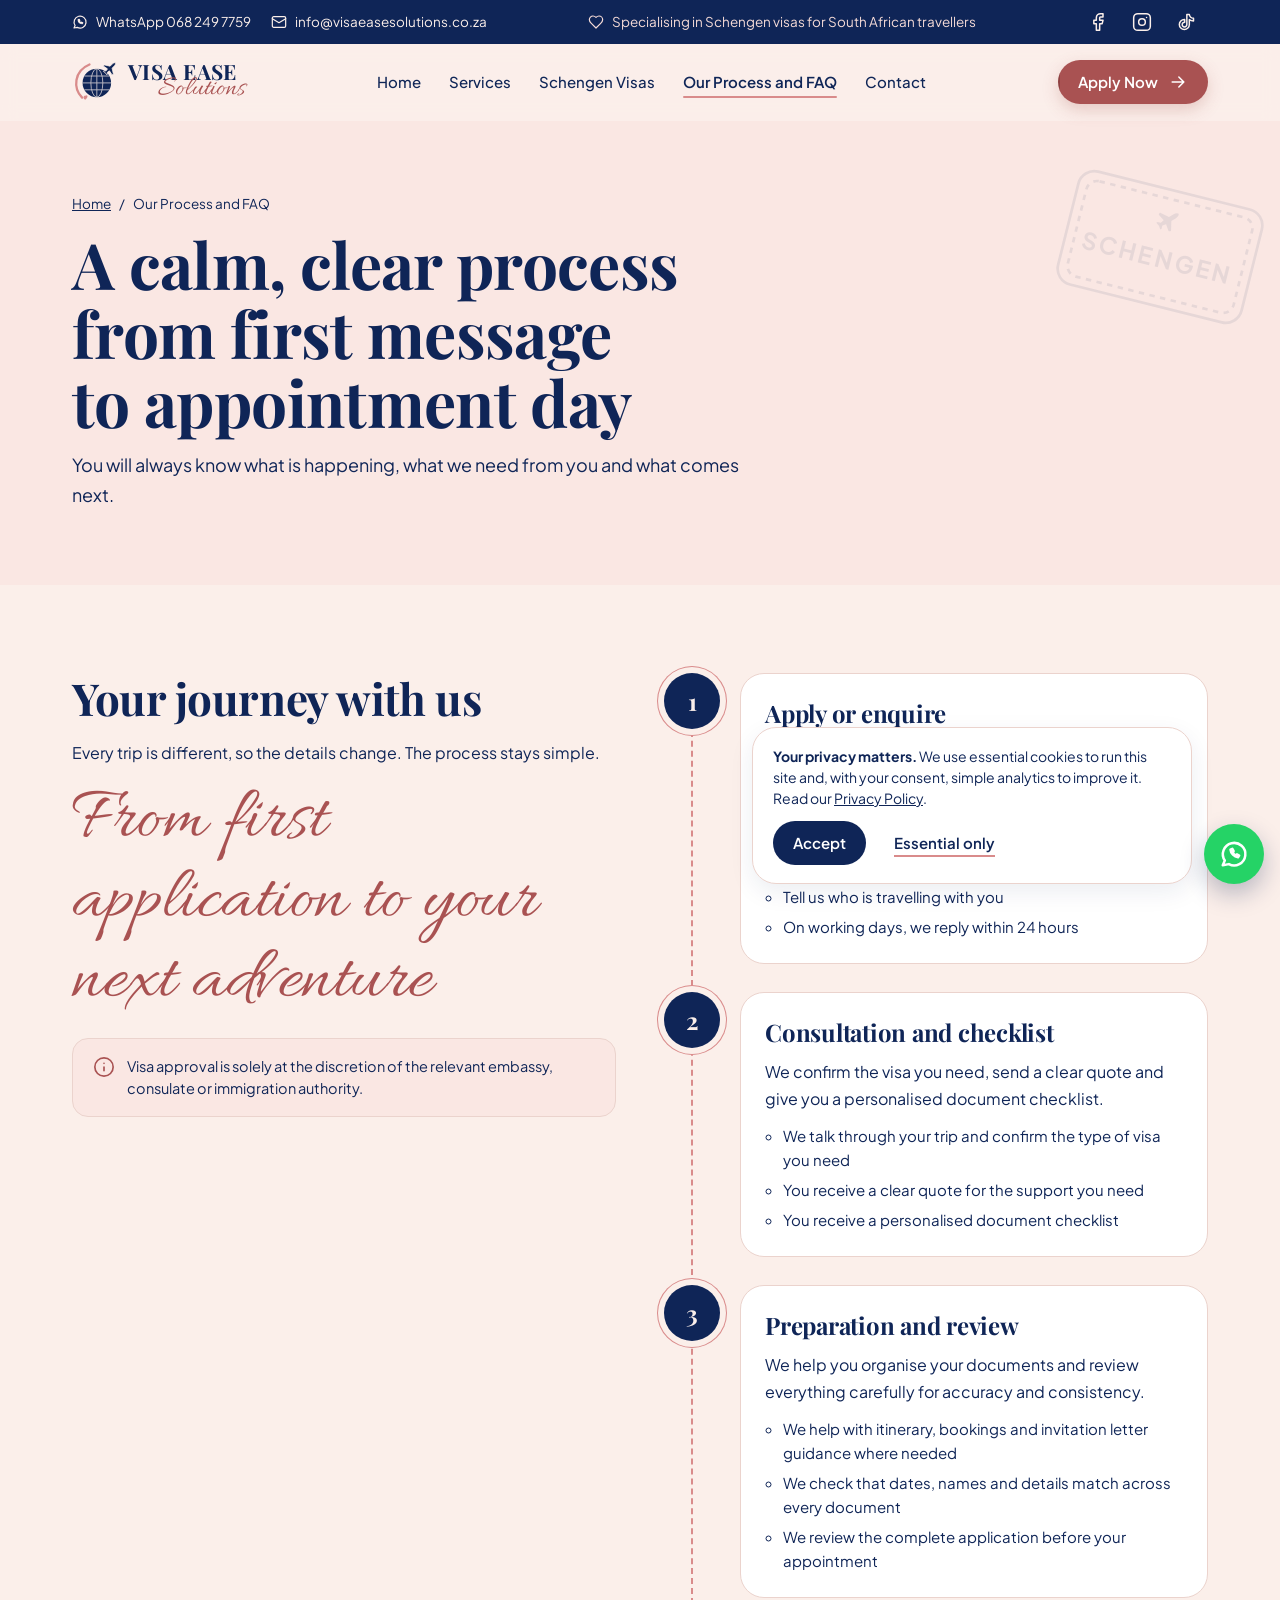
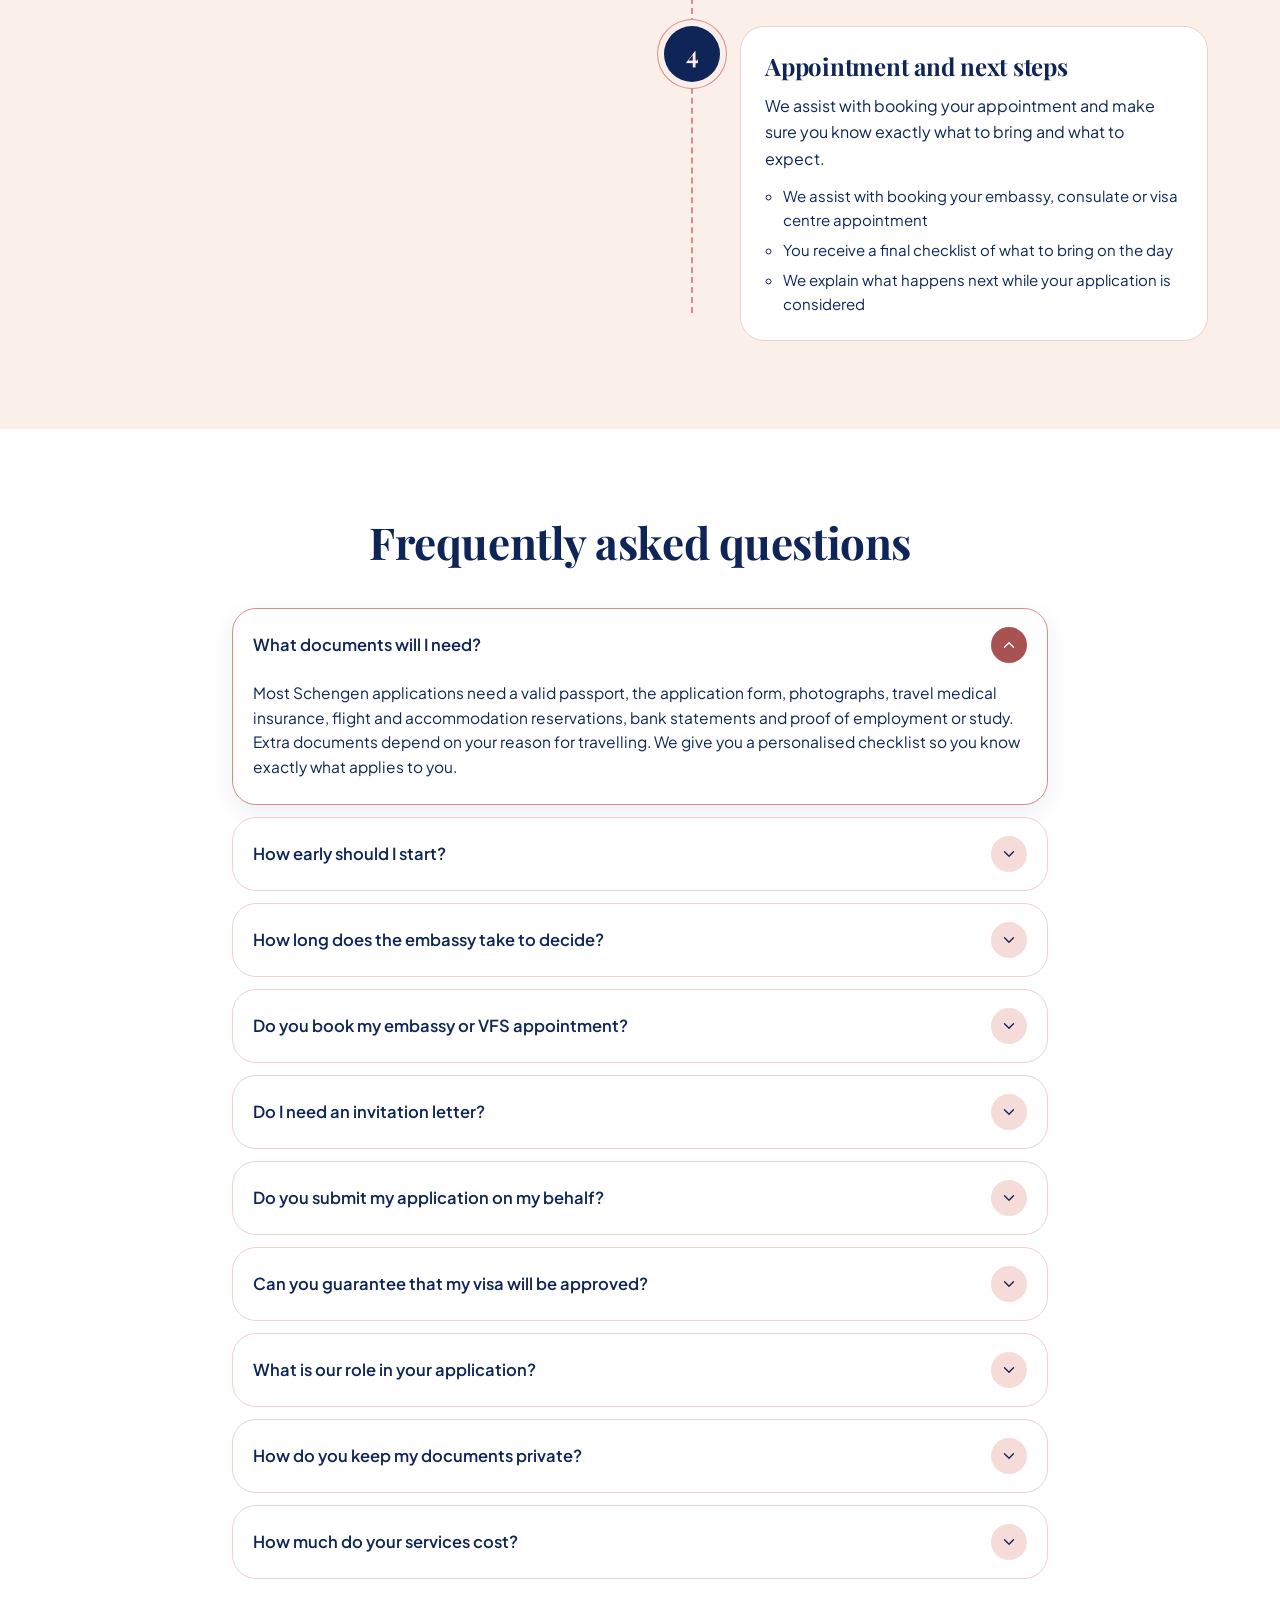
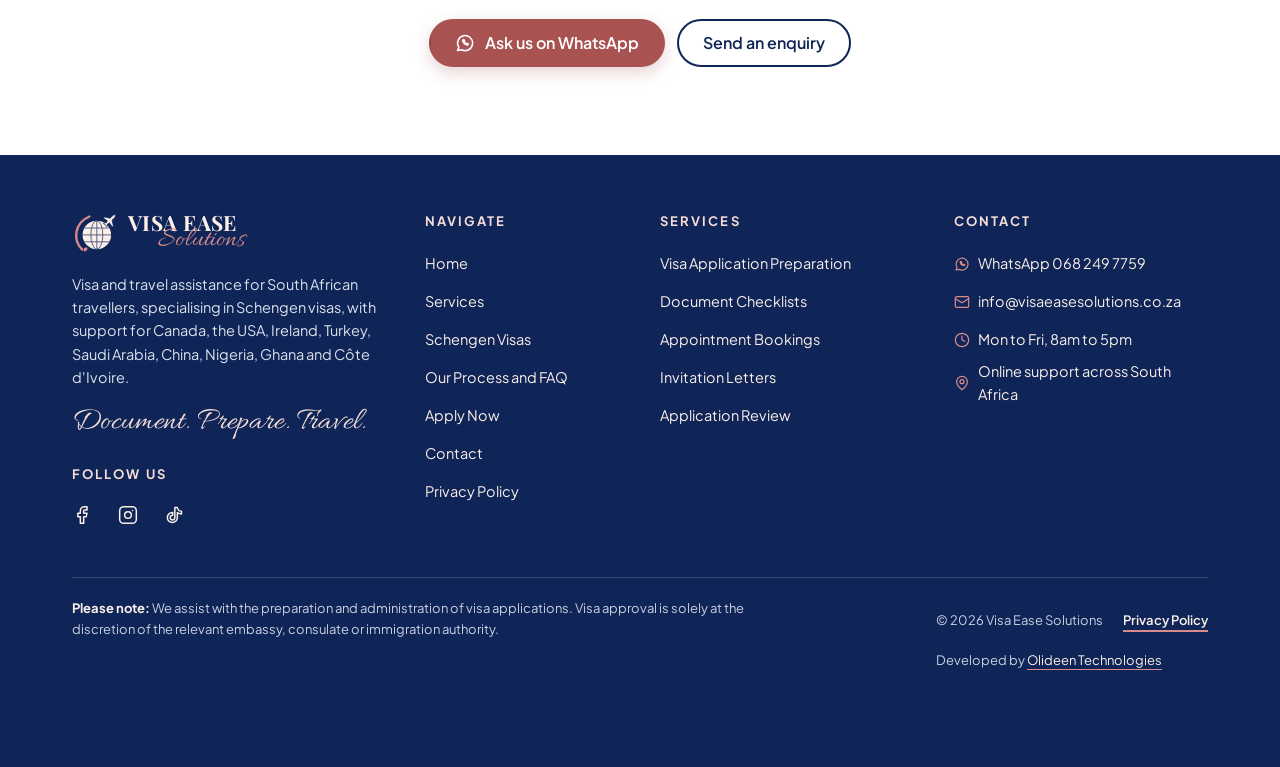
<file: how-it-works.html>
<!DOCTYPE html>
<html lang="en-ZA" class="no-js">
<head>
<meta charset="utf-8">
<meta name="viewport" content="width=device-width, initial-scale=1">
<title>Our Process and FAQ | Visa Ease Solutions</title>
<meta name="description" content="See how Visa Ease Solutions works, from your first message to appointment day, with clear answers about documents, timing, appointments, privacy and fees.">
<link rel="canonical" href="https://www.visaeasesolutions.co.za/how-it-works.html">
<meta name="theme-color" content="#FBEFEA">
<meta property="og:type" content="website">
<meta property="og:locale" content="en_ZA">
<meta property="og:site_name" content="Visa Ease Solutions">
<meta property="og:title" content="Our Process and FAQ | Visa Ease Solutions">
<meta property="og:description" content="See how Visa Ease Solutions works, from your first message to appointment day, with clear answers about documents, timing, appointments, privacy and fees.">
<meta property="og:url" content="https://www.visaeasesolutions.co.za/how-it-works.html">
<meta property="og:image" content="https://www.visaeasesolutions.co.za/assets/og-image.jpg">
<meta property="og:image:width" content="1200">
<meta property="og:image:height" content="630">
<meta property="og:image:alt" content="Visa Ease Solutions: Visa and Travel Assistance, specialising in Schengen visas">
<meta name="twitter:card" content="summary_large_image">
<meta name="twitter:title" content="Our Process and FAQ | Visa Ease Solutions">
<meta name="twitter:description" content="See how Visa Ease Solutions works, from your first message to appointment day, with clear answers about documents, timing, appointments, privacy and fees.">
<meta name="twitter:image" content="https://www.visaeasesolutions.co.za/assets/og-image.jpg">
<meta name="twitter:image:alt" content="Visa Ease Solutions: Visa and Travel Assistance, specialising in Schengen visas">
<link rel="icon" type="image/x-icon" href="favicon.ico">
<link rel="icon" type="image/png" sizes="32x32" href="favicon-32x32.png">
<link rel="icon" type="image/png" sizes="16x16" href="favicon-16x16.png">
<link rel="icon" type="image/png" sizes="192x192" href="android-chrome-192x192.png">
<link rel="icon" type="image/png" sizes="512x512" href="android-chrome-512x512.png">
<link rel="apple-touch-icon" sizes="180x180" href="apple-touch-icon.png">
<link rel="manifest" href="site.webmanifest">
<link rel="stylesheet" href="style.css">
<script type="application/ld+json">
{
  "@context": "https://schema.org",
  "@type": "ProfessionalService",
  "@id": "https://www.visaeasesolutions.co.za/#business",
  "name": "Visa Ease Solutions",
  "legalName": "Visa Ease Solutions (Pty) Ltd",
  "slogan": "Document. Prepare. Travel.",
  "description": "Visa and travel assistance for South African travellers, specialising in Schengen visas, with online support for clients in any province, city or town.",
  "url": "https://www.visaeasesolutions.co.za/",
  "logo": "https://www.visaeasesolutions.co.za/android-chrome-512x512.png",
  "image": "https://www.visaeasesolutions.co.za/assets/og-image.jpg",
  "telephone": "+27682497759",
  "email": "info@visaeasesolutions.co.za",
  "address": {
    "@type": "PostalAddress",
    "addressCountry": "ZA"
  },
  "areaServed": {
    "@type": "Country",
    "name": "South Africa"
  },
  "openingHoursSpecification": [
    {
      "@type": "OpeningHoursSpecification",
      "dayOfWeek": [
        "Monday",
        "Tuesday",
        "Wednesday",
        "Thursday",
        "Friday"
      ],
      "opens": "08:00",
      "closes": "17:00"
    }
  ],
  "sameAs": [
    "https://www.facebook.com/visaeasesolutions",
    "https://www.instagram.com/visaeasesolutions",
    "https://www.tiktok.com/@visaeasesolutions"
  ],
  "knowsAbout": [
    "Schengen visa",
    "Visa application preparation",
    "Travel itinerary planning",
    "Invitation letters",
    "Canada visa applications",
    "Turkey visa applications",
    "Saudi Arabia visa applications",
    "USA visa applications",
    "Nigeria visa applications",
    "Ghana visa applications",
    "Côte d'Ivoire visa applications",
    "Ireland visa applications",
    "China visa applications"
  ]
}
</script>
<script type="application/ld+json">
{
  "@context": "https://schema.org",
  "@type": "FAQPage",
  "mainEntity": [
    {
      "@type": "Question",
      "name": "What documents will I need?",
      "acceptedAnswer": {
        "@type": "Answer",
        "text": "Most Schengen applications need a valid passport, the application form, photographs, travel medical insurance, flight and accommodation reservations, bank statements and proof of employment or study. Extra documents depend on your reason for travelling. We give you a personalised checklist so you know exactly what applies to you."
      }
    },
    {
      "@type": "Question",
      "name": "How early should I start?",
      "acceptedAnswer": {
        "@type": "Answer",
        "text": "It depends on the country you are applying for and its requirements, and on how quickly you can provide all the documents we need. Contact us as early as possible, and we will give you a realistic timeline for your trip. For Schengen visas, applications can usually be submitted up to six months before your trip and no later than 15 days before. Appointments fill up quickly in busy seasons, so earlier is always calmer."
      }
    },
    {
      "@type": "Question",
      "name": "How long does the embassy take to decide?",
      "acceptedAnswer": {
        "@type": "Answer",
        "text": "Embassies usually aim to decide within about 15 calendar days of your appointment, but this can take longer in busy periods. Processing times are set by the embassy, not by us."
      }
    },
    {
      "@type": "Question",
      "name": "Do you book my embassy or VFS appointment?",
      "acceptedAnswer": {
        "@type": "Answer",
        "text": "Yes. We assist with booking a suitable appointment and make sure you know what to bring, where to go and what to expect on the day."
      }
    },
    {
      "@type": "Question",
      "name": "Do I need an invitation letter?",
      "acceptedAnswer": {
        "@type": "Answer",
        "text": "If you are visiting family, friends or a business, an invitation letter from your host is usually requested. We guide you and your host on what it should include."
      }
    },
    {
      "@type": "Question",
      "name": "Do you submit my application on my behalf?",
      "acceptedAnswer": {
        "@type": "Answer",
        "text": "Yes, for certain applications we can submit your application on your behalf. Ask us whether this applies to your trip. Many applications, including most Schengen visas, still require you to attend an appointment in person so that your fingerprints and photograph can be taken. If the embassy, consulate or visa centre raises any issue with your application, you will need to attend in person to resolve it. We prepare you fully so that you arrive organised and confident."
      }
    },
    {
      "@type": "Question",
      "name": "Can you guarantee that my visa will be approved?",
      "acceptedAnswer": {
        "@type": "Answer",
        "text": "No one can guarantee a visa. Approval is solely at the discretion of the relevant embassy, consulate or immigration authority. Our role is to help you present a complete, accurate and well organised application."
      }
    },
    {
      "@type": "Question",
      "name": "What is our role in your application?",
      "acceptedAnswer": {
        "@type": "Answer",
        "text": "We help you prepare, organise and review your application so that it is complete and consistent. Decisions are made only by the embassy, consulate or immigration authority, and we do not give legal or immigration advice. All supporting documents come from you, so you can be confident that everything in your application is genuine and accurate."
      }
    },
    {
      "@type": "Question",
      "name": "How do you keep my documents private?",
      "acceptedAnswer": {
        "@type": "Answer",
        "text": "Your privacy matters to us. We only ask for the information your application needs, and we use it only to help you with your trip. When it is time to share your documents, we will guide you through a simple, private way to send them. We look after your information in line with the Protection of Personal Information Act (POPIA)."
      }
    },
    {
      "@type": "Question",
      "name": "How much do your services cost?",
      "acceptedAnswer": {
        "@type": "Answer",
        "text": "Every trip is different, so we tailor our support to what you need. Simply send us your destination, travel dates and number of travellers on WhatsApp or through the Apply Now form, and we will send you a clear quote. Any embassy, visa centre or travel insurance fees are paid directly to those providers, and we will let you know what to expect."
      }
    }
  ]
}
</script>
<script src="script.js" defer></script>
</head>
<body>
<svg xmlns="http://www.w3.org/2000/svg" class="sr" aria-hidden="true" focusable="false">
<symbol id="i-clipboard" viewBox="0 0 24 24"><rect x="8" y="2" width="8" height="4" rx="1"/><path d="M16 4h2a2 2 0 0 1 2 2v14a2 2 0 0 1-2 2H6a2 2 0 0 1-2-2V6a2 2 0 0 1 2-2h2"/><path d="m9 14 2 2 4-4"/></symbol>
<symbol id="i-list" viewBox="0 0 24 24"><path d="M11 6h9M11 12h9M11 18h9"/><path d="m3 6 1.5 1.5L7 5"/><path d="m3 12 1.5 1.5L7 11"/><path d="m3 18 1.5 1.5L7 17"/></symbol>
<symbol id="i-calendar" viewBox="0 0 24 24"><rect x="3" y="4" width="18" height="18" rx="2"/><path d="M16 2v4M8 2v4M3 10h18"/><path d="M8 14h.01M12 14h.01M16 14h.01M8 18h.01M12 18h.01"/></symbol>
<symbol id="i-plane" viewBox="0 0 24 24"><path d="M17.8 19.2 16 11l3.5-3.5C21 6 21.5 4 21 3c-1-.5-3 0-4.5 1.5L13 8 4.8 6.2c-.5-.1-.9.1-1.1.5l-.3.5c-.2.5-.1 1 .3 1.3L9 12l-2 3H4l-1 1 3 2 2 3 1-1v-3l3-2 3.5 5.3c.3.4.8.5 1.3.3l.5-.2c.4-.3.6-.7.5-1.2z"/></symbol>
<symbol id="i-mail" viewBox="0 0 24 24"><rect x="2" y="4" width="20" height="16" rx="2"/><path d="m22 7-10 6L2 7"/></symbol>
<symbol id="i-route" viewBox="0 0 24 24"><circle cx="6" cy="19" r="3"/><path d="M9 19h8.5a3.5 3.5 0 0 0 0-7h-11a3.5 3.5 0 0 1 0-7H15"/><circle cx="18" cy="5" r="3"/></symbol>
<symbol id="i-review" viewBox="0 0 24 24"><circle cx="11" cy="11" r="7"/><path d="m21 21-4.3-4.3"/><path d="m8 11 2 2 4-4"/></symbol>
<symbol id="i-users" viewBox="0 0 24 24"><path d="M16 21v-2a4 4 0 0 0-4-4H6a4 4 0 0 0-4 4v2"/><circle cx="9" cy="7" r="4"/><path d="M22 21v-2a4 4 0 0 0-3-3.87M16 3.13a4 4 0 0 1 0 7.75"/></symbol>
<symbol id="i-shield" viewBox="0 0 24 24"><path d="M12 22s8-4 8-10V5l-8-3-8 3v7c0 6 8 10 8 10z"/><path d="m9 12 2 2 4-4"/></symbol>
<symbol id="i-clock" viewBox="0 0 24 24"><circle cx="12" cy="12" r="10"/><path d="M12 6v6l4 2"/></symbol>
<symbol id="i-user" viewBox="0 0 24 24"><circle cx="12" cy="8" r="4"/><path d="M4 21v-1a6 6 0 0 1 6-6h4a6 6 0 0 1 6 6v1"/></symbol>
<symbol id="i-handshake" viewBox="0 0 24 24"><path d="m11 17 2 2a1 1 0 1 0 3-3"/><path d="m14 14 2.5 2.5a1 1 0 1 0 3-3l-3.88-3.88a3 3 0 0 0-4.24 0l-.88.88a1 1 0 1 1-3-3l2.81-2.81a5.79 5.79 0 0 1 7.06-.87l.47.28a2 2 0 0 0 1.42.25L21 4"/><path d="m21 3 1 11h-2"/><path d="M3 3 2 14l6.5 6.5a1 1 0 1 0 3-3"/><path d="M3 4h8"/></symbol>
<symbol id="i-chat" viewBox="0 0 24 24"><path d="M3 21l1.65-3.8A9 9 0 1 1 7.9 20.1L3 21z"/><path d="M9.2 8.6c.2 2.9 3 5.6 6 6l.9-1.3-1.8-1-1 .8c-1-.5-1.9-1.4-2.4-2.4l.8-1-1-1.8z"/></symbol>
<symbol id="i-globe" viewBox="0 0 24 24"><circle cx="12" cy="12" r="10"/><path d="M2 12h20"/><path d="M12 2a15 15 0 0 1 4 10 15 15 0 0 1-4 10 15 15 0 0 1-4-10 15 15 0 0 1 4-10z"/></symbol>
<symbol id="i-check" viewBox="0 0 24 24"><path d="M20 6 9 17l-5-5"/></symbol>
<symbol id="i-chev" viewBox="0 0 24 24"><path d="m6 9 6 6 6-6"/></symbol>
<symbol id="i-chevr" viewBox="0 0 24 24"><path d="m9 18 6-6-6-6"/></symbol>
<symbol id="i-menu" viewBox="0 0 24 24"><path d="M4 7h16M4 12h16M4 17h16"/></symbol>
<symbol id="i-x" viewBox="0 0 24 24"><path d="M18 6 6 18M6 6l12 12"/></symbol>
<symbol id="i-info" viewBox="0 0 24 24"><circle cx="12" cy="12" r="10"/><path d="M12 16v-4M12 8h.01"/></symbol>
<symbol id="i-alert" viewBox="0 0 24 24"><circle cx="12" cy="12" r="10"/><path d="M12 8v4M12 16h.01"/></symbol>
<symbol id="i-heart" viewBox="0 0 24 24"><path d="M19 14c1.49-1.46 3-3.21 3-5.5A5.5 5.5 0 0 0 16.5 3c-1.76 0-3 .5-4.5 2-1.5-1.5-2.74-2-4.5-2A5.5 5.5 0 0 0 2 8.5c0 2.3 1.5 4.05 3 5.5l7 7Z"/></symbol>
<symbol id="i-file" viewBox="0 0 24 24"><path d="M14 2H6a2 2 0 0 0-2 2v16a2 2 0 0 0 2 2h12a2 2 0 0 0 2-2V8z"/><path d="M14 2v6h6M8 13h8M8 17h5"/></symbol>
<symbol id="i-pin" viewBox="0 0 24 24"><path d="M20 10c0 6-8 12-8 12s-8-6-8-12a8 8 0 0 1 16 0Z"/><circle cx="12" cy="10" r="3"/></symbol>
<symbol id="i-briefcase" viewBox="0 0 24 24"><rect x="2" y="7" width="20" height="14" rx="2"/><path d="M16 21V5a2 2 0 0 0-2-2h-4a2 2 0 0 0-2 2v16"/></symbol>
<symbol id="i-sun" viewBox="0 0 24 24"><circle cx="12" cy="12" r="4"/><path d="M12 2v2M12 20v2M4.9 4.9l1.4 1.4M17.7 17.7l1.4 1.4M2 12h2M20 12h2M4.9 19.1l1.4-1.4M17.7 6.3l1.4-1.4"/></symbol>
<symbol id="i-home" viewBox="0 0 24 24"><path d="M3 10.5 12 3l9 7.5V20a1 1 0 0 1-1 1h-5v-6h-6v6H4a1 1 0 0 1-1-1z"/></symbol>
<symbol id="i-lock" viewBox="0 0 24 24"><rect x="4" y="11" width="16" height="10" rx="2"/><path d="M8 11V7a4 4 0 0 1 8 0v4"/></symbol>
<symbol id="i-arrow" viewBox="0 0 24 24"><path d="M5 12h14M13 6l6 6-6 6"/></symbol>
<symbol id="i-facebook" viewBox="0 0 24 24"><path d="M18 2h-3a5 5 0 0 0-5 5v3H7v4h3v8h4v-8h3l1-4h-4V7a1 1 0 0 1 1-1h3z"/></symbol>
<symbol id="i-instagram" viewBox="0 0 24 24"><rect x="2" y="2" width="20" height="20" rx="5"/><circle cx="12" cy="12" r="4"/><path d="M17.5 6.5h.01"/></symbol>
<symbol id="i-tiktok" viewBox="0 0 24 24"><path d="M16 3c.4 2.6 2.2 4.4 5 4.6v3.2c-1.9 0-3.6-.6-5-1.6V15a6 6 0 1 1-6-6h.4v3.3A2.8 2.8 0 1 0 13 15V3z"/></symbol>
<symbol id="i-coins" viewBox="0 0 24 24"><circle cx="8" cy="8" r="6"/><path d="M18.09 10.37A6 6 0 1 1 10.34 18M7 6h1v4M16.71 13.88l.7.71-2.82 2.82"/></symbol>
<symbol id="i-passport" viewBox="0 0 24 24"><rect x="5" y="2" width="14" height="20" rx="2"/><circle cx="12" cy="10" r="3.5"/><path d="M9 17h6"/></symbol>
<symbol id="i-calcheck" viewBox="0 0 24 24"><rect x="3" y="4" width="18" height="18" rx="2"/><path d="M16 2v4M8 2v4M3 10h18"/><path d="m9 16 2 2 4-4"/></symbol>
<symbol id="i-pen" viewBox="0 0 24 24"><path d="M12 20h9"/><path d="M16.5 3.5a2.1 2.1 0 0 1 3 3L7 19l-4 1 1-4z"/></symbol>
<symbol id="i-wallet" viewBox="0 0 24 24"><path d="M19 7V5a2 2 0 0 0-2-2H5a2 2 0 0 0 0 4h15a1 1 0 0 1 1 1v12a1 1 0 0 1-1 1H5a2 2 0 0 1-2-2V5"/><path d="M16 14h.01"/></symbol>
<symbol id="i-umbrella" viewBox="0 0 24 24"><path d="M22 12a10 10 0 0 0-20 0Z"/><path d="M12 12v8a2 2 0 0 0 4 0"/><path d="M12 2v1"/></symbol>
<symbol id="logo-dark" viewBox="0 0 100 100"><path d="M22 84C2 64 4 26 38 12" fill="none" stroke="#D98B8B" stroke-width="5" stroke-linecap="round"/><circle cx="54" cy="52" r="31" fill="#0F2557"/><g fill="none" stroke="#FBEFEA" stroke-width="2" opacity=".75"><ellipse cx="54" cy="52" rx="13" ry="31"/><path d="M23 52h62M27 37h54M27 67h54M54 21v62"/></g><path d="M30 88c-3 0-5-2-5-4.5s2-4 4-3.4c.6-1.8 3.4-2 4.4-.2 1.4 2.4-1.2 5.6-3.4 8.1z" fill="#D98B8B"/><g transform="translate(64 4) scale(1.45)"><path d="M17.8 19.2 16 11l3.5-3.5C21 6 21.5 4 21 3c-1-.5-3 0-4.5 1.5L13 8 4.8 6.2c-.5-.1-.9.1-1.1.5l-.3.5c-.2.5-.1 1 .3 1.3L9 12l-2 3H4l-1 1 3 2 2 3 1-1v-3l3-2 3.5 5.3c.3.4.8.5 1.3.3l.5-.2c.4-.3.6-.7.5-1.2z" fill="#0F2557" stroke="#FBEFEA" stroke-width="1.2" stroke-linejoin="round"/></g></symbol>
<symbol id="logo-light" viewBox="0 0 100 100"><path d="M22 84C2 64 4 26 38 12" fill="none" stroke="#D98B8B" stroke-width="5" stroke-linecap="round"/><circle cx="54" cy="52" r="31" fill="#FBEFEA"/><g fill="none" stroke="#0F2557" stroke-width="2" opacity=".75"><ellipse cx="54" cy="52" rx="13" ry="31"/><path d="M23 52h62M27 37h54M27 67h54M54 21v62"/></g><path d="M30 88c-3 0-5-2-5-4.5s2-4 4-3.4c.6-1.8 3.4-2 4.4-.2 1.4 2.4-1.2 5.6-3.4 8.1z" fill="#D98B8B"/><g transform="translate(64 4) scale(1.45)"><path d="M17.8 19.2 16 11l3.5-3.5C21 6 21.5 4 21 3c-1-.5-3 0-4.5 1.5L13 8 4.8 6.2c-.5-.1-.9.1-1.1.5l-.3.5c-.2.5-.1 1 .3 1.3L9 12l-2 3H4l-1 1 3 2 2 3 1-1v-3l3-2 3.5 5.3c.3.4.8.5 1.3.3l.5-.2c.4-.3.6-.7.5-1.2z" fill="#FBEFEA" stroke="#0F2557" stroke-width="1.2" stroke-linejoin="round"/></g></symbol>
<symbol id="eu" viewBox="0 0 100 100"><circle cx="50" cy="50" r="48" fill="#0F2557"/><circle cx="50" cy="50" r="44" fill="none" stroke="#C9A24B" stroke-width=".8" opacity=".6"/><g fill="#C9A24B"><polygon points="50.00,14.80 51.28,18.23 54.95,18.39 52.08,20.67 53.06,24.21 50.00,22.18 46.94,24.21 47.92,20.67 45.05,18.39 48.72,18.23"/><polygon points="65.00,18.82 66.28,22.25 69.95,22.41 67.08,24.69 68.06,28.23 65.00,26.20 61.94,28.23 62.92,24.69 60.05,22.41 63.72,22.25"/><polygon points="75.98,29.80 77.26,33.23 80.93,33.39 78.06,35.67 79.04,39.21 75.98,37.18 72.92,39.21 73.90,35.67 71.04,33.39 74.70,33.23"/><polygon points="80.00,44.80 81.28,48.23 84.95,48.39 82.08,50.67 83.06,54.21 80.00,52.18 76.94,54.21 77.92,50.67 75.05,48.39 78.72,48.23"/><polygon points="75.98,59.80 77.26,63.23 80.93,63.39 78.06,65.67 79.04,69.21 75.98,67.18 72.92,69.21 73.90,65.67 71.04,63.39 74.70,63.23"/><polygon points="65.00,70.78 66.28,74.21 69.95,74.37 67.08,76.66 68.06,80.19 65.00,78.16 61.94,80.19 62.92,76.66 60.05,74.37 63.72,74.21"/><polygon points="50.00,74.80 51.28,78.23 54.95,78.39 52.08,80.67 53.06,84.21 50.00,82.18 46.94,84.21 47.92,80.67 45.05,78.39 48.72,78.23"/><polygon points="35.00,70.78 36.28,74.21 39.95,74.37 37.08,76.66 38.06,80.19 35.00,78.16 31.94,80.19 32.92,76.66 30.05,74.37 33.72,74.21"/><polygon points="24.02,59.80 25.30,63.23 28.96,63.39 26.10,65.67 27.08,69.21 24.02,67.18 20.96,69.21 21.94,65.67 19.07,63.39 22.74,63.23"/><polygon points="20.00,44.80 21.28,48.23 24.95,48.39 22.08,50.67 23.06,54.21 20.00,52.18 16.94,54.21 17.92,50.67 15.05,48.39 18.72,48.23"/><polygon points="24.02,29.80 25.30,33.23 28.96,33.39 26.10,35.67 27.08,39.21 24.02,37.18 20.96,39.21 21.94,35.67 19.07,33.39 22.74,33.23"/><polygon points="35.00,18.82 36.28,22.25 39.95,22.41 37.08,24.69 38.06,28.23 35.00,26.20 31.94,28.23 32.92,24.69 30.05,22.41 33.72,22.25"/></g></symbol>
<symbol id="stamp" viewBox="0 0 220 140"><g fill="none" stroke="currentColor" stroke-width="3"><rect x="6" y="6" width="208" height="128" rx="18"/><rect x="16" y="16" width="188" height="108" rx="12" stroke-dasharray="6 6"/></g><text x="110" y="92" text-anchor="middle" fill="currentColor" font-family="Plus Jakarta Sans, sans-serif" font-weight="800" font-size="26" letter-spacing="3">SCHENGEN</text><g transform="translate(96 26) scale(1.2)"><path d="M17.8 19.2 16 11l3.5-3.5C21 6 21.5 4 21 3c-1-.5-3 0-4.5 1.5L13 8 4.8 6.2c-.5-.1-.9.1-1.1.5l-.3.5c-.2.5-.1 1 .3 1.3L9 12l-2 3H4l-1 1 3 2 2 3 1-1v-3l3-2 3.5 5.3c.3.4.8.5 1.3.3l.5-.2c.4-.3.6-.7.5-1.2z" fill="currentColor"/></g></symbol>
<symbol id="stamp-404" viewBox="0 0 220 140"><g fill="none" stroke="currentColor" stroke-width="3"><rect x="6" y="6" width="208" height="128" rx="18"/><rect x="16" y="16" width="188" height="108" rx="12" stroke-dasharray="6 6"/></g><text x="110" y="92" text-anchor="middle" fill="currentColor" font-family="Plus Jakarta Sans, sans-serif" font-weight="800" font-size="40" letter-spacing="3">404</text><g transform="translate(96 26) scale(1.2)"><path d="M17.8 19.2 16 11l3.5-3.5C21 6 21.5 4 21 3c-1-.5-3 0-4.5 1.5L13 8 4.8 6.2c-.5-.1-.9.1-1.1.5l-.3.5c-.2.5-.1 1 .3 1.3L9 12l-2 3H4l-1 1 3 2 2 3 1-1v-3l3-2 3.5 5.3c.3.4.8.5 1.3.3l.5-.2c.4-.3.6-.7.5-1.2z" fill="currentColor"/></g></symbol>
<symbol id="plane-solid" viewBox="0 0 24 24"><path d="M17.8 19.2 16 11l3.5-3.5C21 6 21.5 4 21 3c-1-.5-3 0-4.5 1.5L13 8 4.8 6.2c-.5-.1-.9.1-1.1.5l-.3.5c-.2.5-.1 1 .3 1.3L9 12l-2 3H4l-1 1 3 2 2 3 1-1v-3l3-2 3.5 5.3c.3.4.8.5 1.3.3l.5-.2c.4-.3.6-.7.5-1.2z" fill="#FFFFFF" stroke="#0F2557" stroke-width=".7" stroke-linejoin="round"/></symbol>
</svg>
<a class="skip" href="#main">Skip to content</a>
<div class="util">
  <div class="wrap">
    <div class="util-links"><a href="https://wa.me/27682497759" aria-label="WhatsApp 068 249 7759"><svg class="i" aria-hidden="true" focusable="false"><use href="#i-chat"></use></svg><span><span class="util-lbl">WhatsApp </span>068 249 7759</span></a><a href="mailto:info@visaeasesolutions.co.za" aria-label="Email info@visaeasesolutions.co.za"><svg class="i" aria-hidden="true" focusable="false"><use href="#i-mail"></use></svg><span class="util-email">info@visaeasesolutions.co.za</span><span class="util-email-short">Email</span></a></div>
    <span class="util-note"><svg class="i" aria-hidden="true" focusable="false"><use href="#i-heart"></use></svg><span>Specialising in Schengen visas for South African travellers</span></span>
    <ul class="social util-social" aria-label="Social media"><li><a href="https://www.facebook.com/visaeasesolutions" target="_blank" rel="noopener" aria-label="Visa Ease Solutions on Facebook"><svg class="i" aria-hidden="true" focusable="false"><use href="#i-facebook"></use></svg></a></li><li><a href="https://www.instagram.com/visaeasesolutions" target="_blank" rel="noopener" aria-label="Visa Ease Solutions on Instagram"><svg class="i" aria-hidden="true" focusable="false"><use href="#i-instagram"></use></svg></a></li><li><a href="https://www.tiktok.com/@visaeasesolutions" target="_blank" rel="noopener" aria-label="Visa Ease Solutions on TikTok"><svg class="i" aria-hidden="true" focusable="false"><use href="#i-tiktok"></use></svg></a></li></ul>
  </div>
</div>
<header class="nav" id="nav">
  <div class="wrap">
    <a class="logo" href="index.html" aria-label="Visa Ease Solutions, home"><svg class="logo-mark" aria-hidden="true" focusable="false"><use href="#logo-dark"></use></svg><span class="logo-words" aria-hidden="true"><span class="logo-name">VISA EASE</span><span class="logo-sol">Solutions</span></span></a>
    <nav aria-label="Main"><ul class="nav-links"><li><a href="index.html">Home</a></li><li><a href="services.html">Services</a></li><li><a href="schengen-visas.html">Schengen Visas</a></li><li><a href="how-it-works.html" aria-current="page">Our Process and FAQ</a></li><li><a href="contact.html">Contact</a></li></ul></nav>
    <a class="btn btn-primary btn-sm nav-cta" href="apply.html"><span>Apply Now</span><svg class="i" aria-hidden="true" focusable="false"><use href="#i-arrow"></use></svg></a>
    <button class="burger" type="button" aria-label="Open menu" aria-expanded="false" aria-controls="mpanel" data-menu-open><svg class="i" aria-hidden="true" focusable="false"><use href="#i-menu"></use></svg></button>
  </div>
</header>
<div class="mpanel" id="mpanel" role="dialog" aria-modal="true" aria-label="Menu" hidden>
  <div class="mpanel-top"><a class="logo" href="index.html" aria-label="Visa Ease Solutions, home"><svg class="logo-mark" aria-hidden="true" focusable="false"><use href="#logo-dark"></use></svg><span class="logo-words" aria-hidden="true"><span class="logo-name">VISA EASE</span><span class="logo-sol">Solutions</span></span></a><button class="burger" type="button" aria-label="Close menu" data-menu-close><svg class="i" aria-hidden="true" focusable="false"><use href="#i-x"></use></svg></button></div>
  <nav aria-label="Mobile"><ul><li><a href="index.html">Home<svg class="i" aria-hidden="true" focusable="false"><use href="#i-chevr"></use></svg></a></li><li><a href="services.html">Services<svg class="i" aria-hidden="true" focusable="false"><use href="#i-chevr"></use></svg></a></li><li><a href="schengen-visas.html">Schengen Visas<svg class="i" aria-hidden="true" focusable="false"><use href="#i-chevr"></use></svg></a></li><li><a href="how-it-works.html" aria-current="page">Our Process and FAQ<svg class="i" aria-hidden="true" focusable="false"><use href="#i-chevr"></use></svg></a></li><li><a href="contact.html">Contact<svg class="i" aria-hidden="true" focusable="false"><use href="#i-chevr"></use></svg></a></li></ul></nav>
  <div class="stack gap-12">
    <a class="btn btn-primary btn-block" href="apply.html"><span>Apply Now</span><svg class="i" aria-hidden="true" focusable="false"><use href="#i-arrow"></use></svg></a>
    <a class="btn btn-secondary btn-block" href="https://wa.me/27682497759"><svg class="i" aria-hidden="true" focusable="false"><use href="#i-chat"></use></svg><span>Chat on WhatsApp</span></a>
    <a class="btn btn-secondary btn-block" href="mailto:info@visaeasesolutions.co.za"><svg class="i" aria-hidden="true" focusable="false"><use href="#i-mail"></use></svg><span>Email us</span></a>
  </div>
  <p class="micro">We assist with the preparation and administration of visa applications. Visa approval is solely at the discretion of the relevant embassy, consulate or immigration authority.</p>
</div>
<main id="main">
<section class="phead">
  <div class="wrap">
    <svg class="stamp" aria-hidden="true" focusable="false"><use href="#stamp"></use></svg>
    <ol class="crumbs" aria-label="Breadcrumb"><li><a href="index.html">Home</a></li><li aria-hidden="true">/</li><li aria-current="page">Our Process and FAQ</li></ol>
    <h1 class="h1">A calm, clear process from first message to appointment day</h1>
    <p class="lead">You will always know what is happening, what we need from you and what comes next.</p>
  </div>
</section>
<section class="section">
  <div class="wrap">
    <div class="two">
      <div class="stack gap-16"><h2 class="h2">Your journey with us</h2><p class="body">Every trip is different, so the details change. The process stays simple.</p>
        <p class="script lg">From first application to your next adventure</p>
        <div class="note blush"><svg class="i" aria-hidden="true" focusable="false"><use href="#i-info"></use></svg><span>Visa approval is solely at the discretion of the relevant embassy, consulate or immigration authority.</span></div></div>
      <ol class="timeline"><li class="tl-item"><span class="step-n" aria-hidden="true">1</span><div class="tl-card"><h3 class="h3">Apply or enquire</h3><p class="body">Complete the <a href="apply.html">Apply Now form</a> or message us on WhatsApp with your destination, dates and reason for travel.</p><ul><li>Share your destination, travel dates and reason for travelling</li><li>Tell us who is travelling with you</li><li>On working days, we reply within 24 hours</li></ul></div></li><li class="tl-item"><span class="step-n" aria-hidden="true">2</span><div class="tl-card"><h3 class="h3">Consultation and checklist</h3><p class="body">We confirm the visa you need, send a clear quote and give you a personalised document checklist.</p><ul><li>We talk through your trip and confirm the type of visa you need</li><li>You receive a clear quote for the support you need</li><li>You receive a personalised document checklist</li></ul></div></li><li class="tl-item"><span class="step-n" aria-hidden="true">3</span><div class="tl-card"><h3 class="h3">Preparation and review</h3><p class="body">We help you organise your documents and review everything carefully for accuracy and consistency.</p><ul><li>We help with itinerary, bookings and invitation letter guidance where needed</li><li>We check that dates, names and details match across every document</li><li>We review the complete application before your appointment</li></ul></div></li><li class="tl-item"><span class="step-n" aria-hidden="true">4</span><div class="tl-card"><h3 class="h3">Appointment and next steps</h3><p class="body">We assist with booking your appointment and make sure you know exactly what to bring and what to expect.</p><ul><li>We assist with booking your embassy, consulate or visa centre appointment</li><li>You receive a final checklist of what to bring on the day</li><li>We explain what happens next while your application is considered</li></ul></div></li></ol>
    </div>
  </div>
</section>

<section class="section bg-white" aria-labelledby="faq-h">
  <div class="wrap narrow">
    <div class="sec-head center"><h2 id="faq-h" class="h2 center">Frequently asked questions</h2></div>
    <div class="faq acc-list"><div class="acc open">
  <h3><button class="acc-btn" type="button" id="b-f1" aria-expanded="true" aria-controls="p-f1"><span class="t">What documents will I need?</span><span class="chev"><svg class="i" aria-hidden="true" focusable="false"><use href="#i-chev"></use></svg></span></button></h3>
  <div class="acc-body" id="p-f1" role="region" aria-labelledby="b-f1"><p>Most Schengen applications need a valid passport, the application form, photographs, travel medical insurance, flight and accommodation reservations, bank statements and proof of employment or study. Extra documents depend on your reason for travelling. We give you a personalised checklist so you know exactly what applies to you.</p></div>
</div><div class="acc">
  <h3><button class="acc-btn" type="button" id="b-f2" aria-expanded="false" aria-controls="p-f2"><span class="t">How early should I start?</span><span class="chev"><svg class="i" aria-hidden="true" focusable="false"><use href="#i-chev"></use></svg></span></button></h3>
  <div class="acc-body" id="p-f2" role="region" aria-labelledby="b-f2" hidden><p>It depends on the country you are applying for and its requirements, and on how quickly you can provide all the documents we need. Contact us as early as possible, and we will give you a realistic timeline for your trip. For Schengen visas, applications can usually be submitted up to six months before your trip and no later than 15 days before. Appointments fill up quickly in busy seasons, so earlier is always calmer.</p></div>
</div><div class="acc">
  <h3><button class="acc-btn" type="button" id="b-f3" aria-expanded="false" aria-controls="p-f3"><span class="t">How long does the embassy take to decide?</span><span class="chev"><svg class="i" aria-hidden="true" focusable="false"><use href="#i-chev"></use></svg></span></button></h3>
  <div class="acc-body" id="p-f3" role="region" aria-labelledby="b-f3" hidden><p>Embassies usually aim to decide within about 15 calendar days of your appointment, but this can take longer in busy periods. Processing times are set by the embassy, not by us.</p></div>
</div><div class="acc">
  <h3><button class="acc-btn" type="button" id="b-f4" aria-expanded="false" aria-controls="p-f4"><span class="t">Do you book my embassy or VFS appointment?</span><span class="chev"><svg class="i" aria-hidden="true" focusable="false"><use href="#i-chev"></use></svg></span></button></h3>
  <div class="acc-body" id="p-f4" role="region" aria-labelledby="b-f4" hidden><p>Yes. We assist with booking a suitable appointment and make sure you know what to bring, where to go and what to expect on the day.</p></div>
</div><div class="acc">
  <h3><button class="acc-btn" type="button" id="b-f5" aria-expanded="false" aria-controls="p-f5"><span class="t">Do I need an invitation letter?</span><span class="chev"><svg class="i" aria-hidden="true" focusable="false"><use href="#i-chev"></use></svg></span></button></h3>
  <div class="acc-body" id="p-f5" role="region" aria-labelledby="b-f5" hidden><p>If you are visiting family, friends or a business, an invitation letter from your host is usually requested. We guide you and your host on what it should include.</p></div>
</div><div class="acc">
  <h3><button class="acc-btn" type="button" id="b-f6" aria-expanded="false" aria-controls="p-f6"><span class="t">Do you submit my application on my behalf?</span><span class="chev"><svg class="i" aria-hidden="true" focusable="false"><use href="#i-chev"></use></svg></span></button></h3>
  <div class="acc-body" id="p-f6" role="region" aria-labelledby="b-f6" hidden><p>Yes, for certain applications we can submit your application on your behalf. Ask us whether this applies to your trip. Many applications, including most Schengen visas, still require you to attend an appointment in person so that your fingerprints and photograph can be taken. If the embassy, consulate or visa centre raises any issue with your application, you will need to attend in person to resolve it. We prepare you fully so that you arrive organised and confident.</p></div>
</div><div class="acc">
  <h3><button class="acc-btn" type="button" id="b-f7" aria-expanded="false" aria-controls="p-f7"><span class="t">Can you guarantee that my visa will be approved?</span><span class="chev"><svg class="i" aria-hidden="true" focusable="false"><use href="#i-chev"></use></svg></span></button></h3>
  <div class="acc-body" id="p-f7" role="region" aria-labelledby="b-f7" hidden><p>No one can guarantee a visa. Approval is solely at the discretion of the relevant embassy, consulate or immigration authority. Our role is to help you present a complete, accurate and well organised application.</p></div>
</div><div class="acc">
  <h3><button class="acc-btn" type="button" id="b-f8" aria-expanded="false" aria-controls="p-f8"><span class="t">What is our role in your application?</span><span class="chev"><svg class="i" aria-hidden="true" focusable="false"><use href="#i-chev"></use></svg></span></button></h3>
  <div class="acc-body" id="p-f8" role="region" aria-labelledby="b-f8" hidden><p>We help you prepare, organise and review your application so that it is complete and consistent. Decisions are made only by the embassy, consulate or immigration authority, and we do not give legal or immigration advice. All supporting documents come from you, so you can be confident that everything in your application is genuine and accurate.</p></div>
</div><div class="acc">
  <h3><button class="acc-btn" type="button" id="b-f9" aria-expanded="false" aria-controls="p-f9"><span class="t">How do you keep my documents private?</span><span class="chev"><svg class="i" aria-hidden="true" focusable="false"><use href="#i-chev"></use></svg></span></button></h3>
  <div class="acc-body" id="p-f9" role="region" aria-labelledby="b-f9" hidden><p>Your privacy matters to us. We only ask for the information your application needs, and we use it only to help you with your trip. When it is time to share your documents, we will guide you through a simple, private way to send them. We look after your information in line with the Protection of Personal Information Act (POPIA).</p></div>
</div><div class="acc">
  <h3><button class="acc-btn" type="button" id="b-f10" aria-expanded="false" aria-controls="p-f10"><span class="t">How much do your services cost?</span><span class="chev"><svg class="i" aria-hidden="true" focusable="false"><use href="#i-chev"></use></svg></span></button></h3>
  <div class="acc-body" id="p-f10" role="region" aria-labelledby="b-f10" hidden><p>Every trip is different, so we tailor our support to what you need. Simply send us your destination, travel dates and number of travellers on WhatsApp or through the Apply Now form, and we will send you a clear quote. Any embassy, visa centre or travel insurance fees are paid directly to those providers, and we will let you know what to expect.</p></div>
</div></div>
    <div class="ctas justify-center mt-40"><a class="btn btn-primary" href="https://wa.me/27682497759"><svg class="i" aria-hidden="true" focusable="false"><use href="#i-chat"></use></svg><span>Ask us on WhatsApp</span></a><a class="btn btn-secondary" href="contact.html">Send an enquiry</a></div>
  </div>
</section>
<div class="dock">
  <a class="wa-float" href="https://wa.me/27682497759" aria-label="Chat with us on WhatsApp" title="Chat with us on WhatsApp"><svg class="i" aria-hidden="true" focusable="false"><use href="#i-chat"></use></svg></a>
  <div class="cookie" id="cookie" role="region" aria-label="Cookie notice" hidden>
    <p><strong>Your privacy matters.</strong> We use essential cookies to run this site and, with your consent, simple analytics to improve it. Read our <a href="privacy-policy.html">Privacy Policy</a>.</p>
    <div class="row gap-8 wrap-row"><button class="btn btn-navy btn-sm" type="button" data-cookie="all">Accept</button><button class="btn btn-ghost btn-sm" type="button" data-cookie="essential">Essential only</button></div>
  </div>
</div>
</main>
<footer class="foot">
  <div class="wrap">
    <div class="foot-grid">
      <div class="stack gap-16"><a class="logo light" href="index.html" aria-label="Visa Ease Solutions, home"><svg class="logo-mark" aria-hidden="true" focusable="false"><use href="#logo-light"></use></svg><span class="logo-words" aria-hidden="true"><span class="logo-name">VISA EASE</span><span class="logo-sol">Solutions</span></span></a><p>Visa and travel assistance for South African travellers, specialising in Schengen visas, with support for Canada, the USA, Ireland, Turkey, Saudi Arabia, China, Nigeria, Ghana and Côte d'Ivoire.</p><p class="script">Document. Prepare. Travel.</p><div class="stack gap-8"><p class="foot-follow">Follow us</p><ul class="social" aria-label="Social media"><li><a href="https://www.facebook.com/visaeasesolutions" target="_blank" rel="noopener" aria-label="Visa Ease Solutions on Facebook"><svg class="i" aria-hidden="true" focusable="false"><use href="#i-facebook"></use></svg></a></li><li><a href="https://www.instagram.com/visaeasesolutions" target="_blank" rel="noopener" aria-label="Visa Ease Solutions on Instagram"><svg class="i" aria-hidden="true" focusable="false"><use href="#i-instagram"></use></svg></a></li><li><a href="https://www.tiktok.com/@visaeasesolutions" target="_blank" rel="noopener" aria-label="Visa Ease Solutions on TikTok"><svg class="i" aria-hidden="true" focusable="false"><use href="#i-tiktok"></use></svg></a></li></ul></div></div>
      <div><h2>Navigate</h2><ul><li><a href="index.html">Home</a></li><li><a href="services.html">Services</a></li><li><a href="schengen-visas.html">Schengen Visas</a></li><li><a href="how-it-works.html">Our Process and FAQ</a></li><li><a href="apply.html">Apply Now</a></li><li><a href="contact.html">Contact</a></li><li><a href="privacy-policy.html">Privacy Policy</a></li></ul></div>
      <div><h2>Services</h2><ul><li><a href="services.html">Visa Application Preparation</a></li><li><a href="services.html">Document Checklists</a></li><li><a href="services.html">Appointment Bookings</a></li><li><a href="services.html">Invitation Letters</a></li><li><a href="services.html">Application Review</a></li></ul></div>
      <div><h2>Contact</h2><ul>
        <li><a href="https://wa.me/27682497759"><svg class="i" aria-hidden="true" focusable="false"><use href="#i-chat"></use></svg>WhatsApp 068 249 7759</a></li>
        <li><a href="mailto:info@visaeasesolutions.co.za"><svg class="i" aria-hidden="true" focusable="false"><use href="#i-mail"></use></svg>info@visaeasesolutions.co.za</a></li>
        <li><span><svg class="i" aria-hidden="true" focusable="false"><use href="#i-clock"></use></svg>Mon to Fri, 8am to 5pm</span></li>
        <li><span><svg class="i" aria-hidden="true" focusable="false"><use href="#i-pin"></use></svg>Online support across South Africa</span></li>
      </ul></div>
    </div>
    <div class="foot-legal">
      <p><strong>Please note:</strong> We assist with the preparation and administration of visa applications. Visa approval is solely at the discretion of the relevant embassy, consulate or immigration authority.</p>
      <div class="stack gap-8"><div class="foot-meta"><span>© <span data-year>2026</span> Visa Ease Solutions</span><a class="legal-link" href="privacy-policy.html">Privacy Policy</a></div><span class="credit">Developed by <a href="https://olideentech.co.za" rel="noopener">Olideen Technologies</a></span></div>
    </div>
  </div>
</footer>
</body>
</html>
</file>
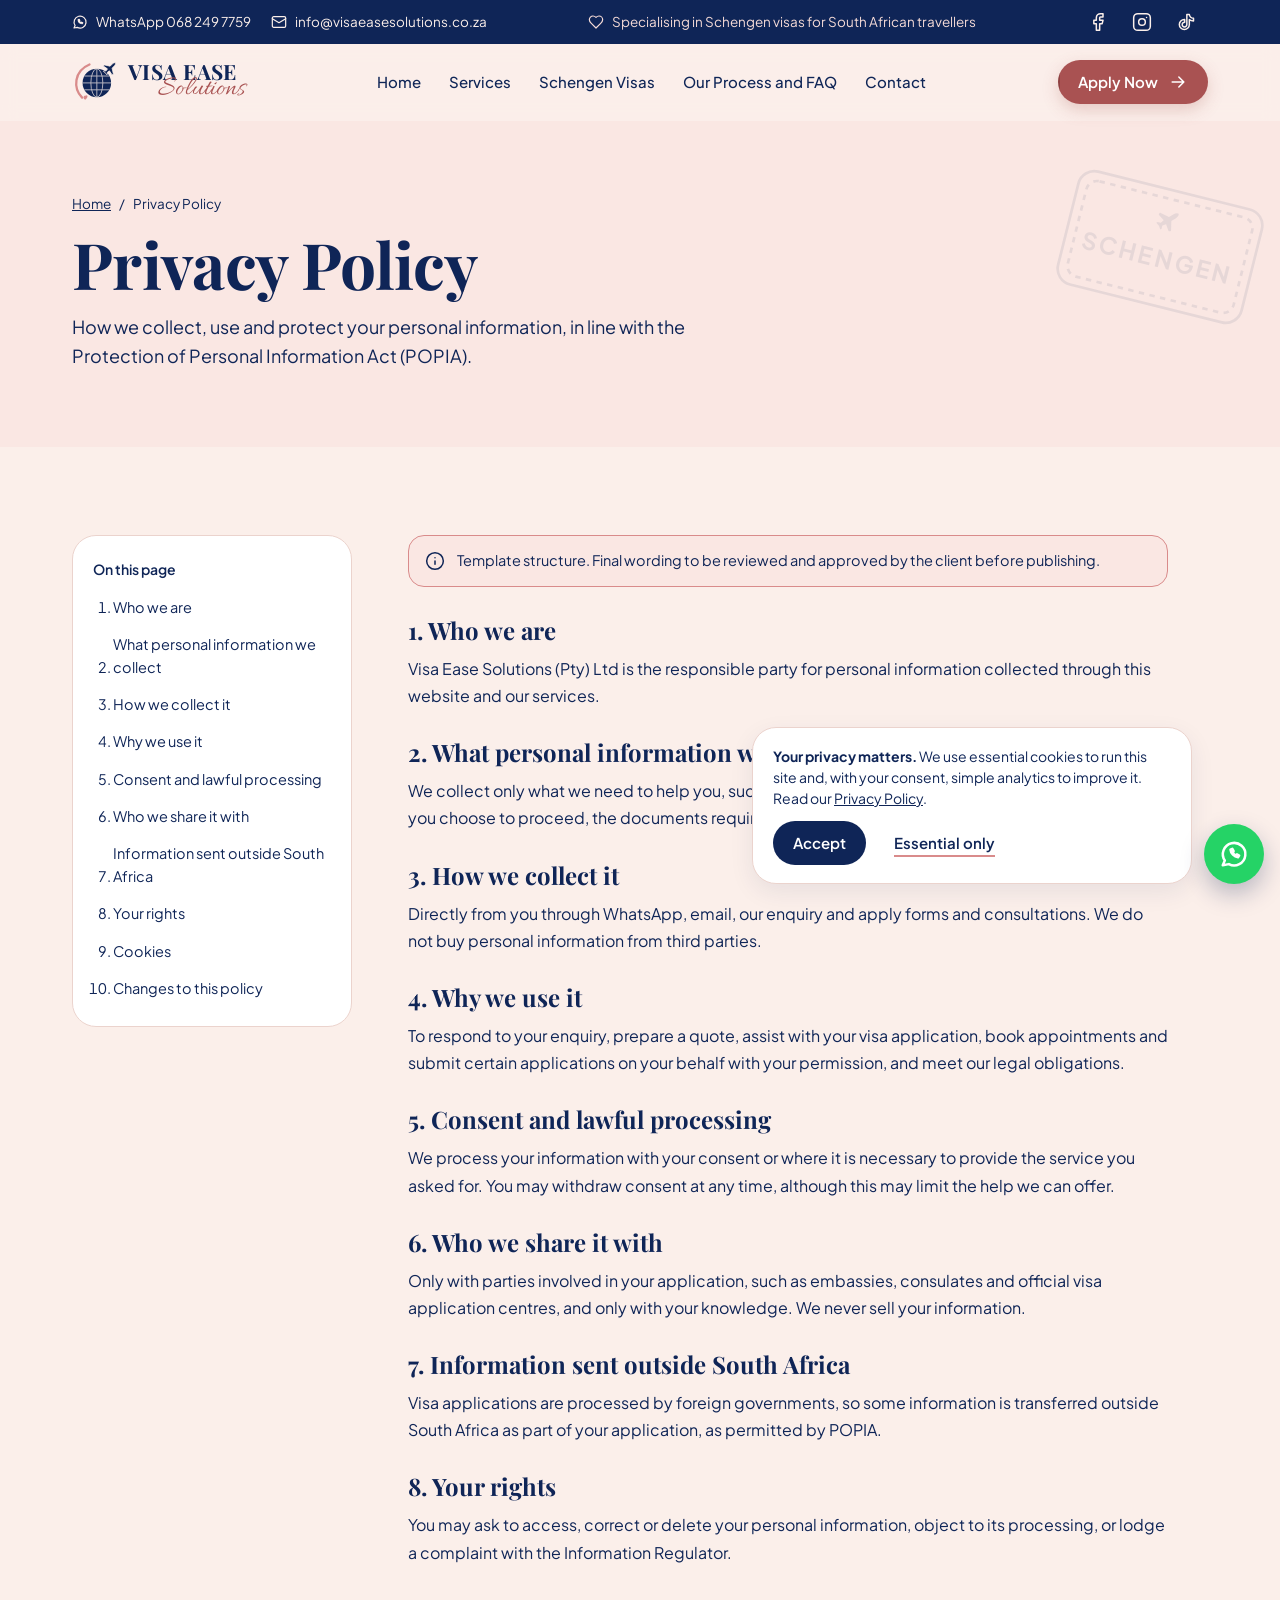
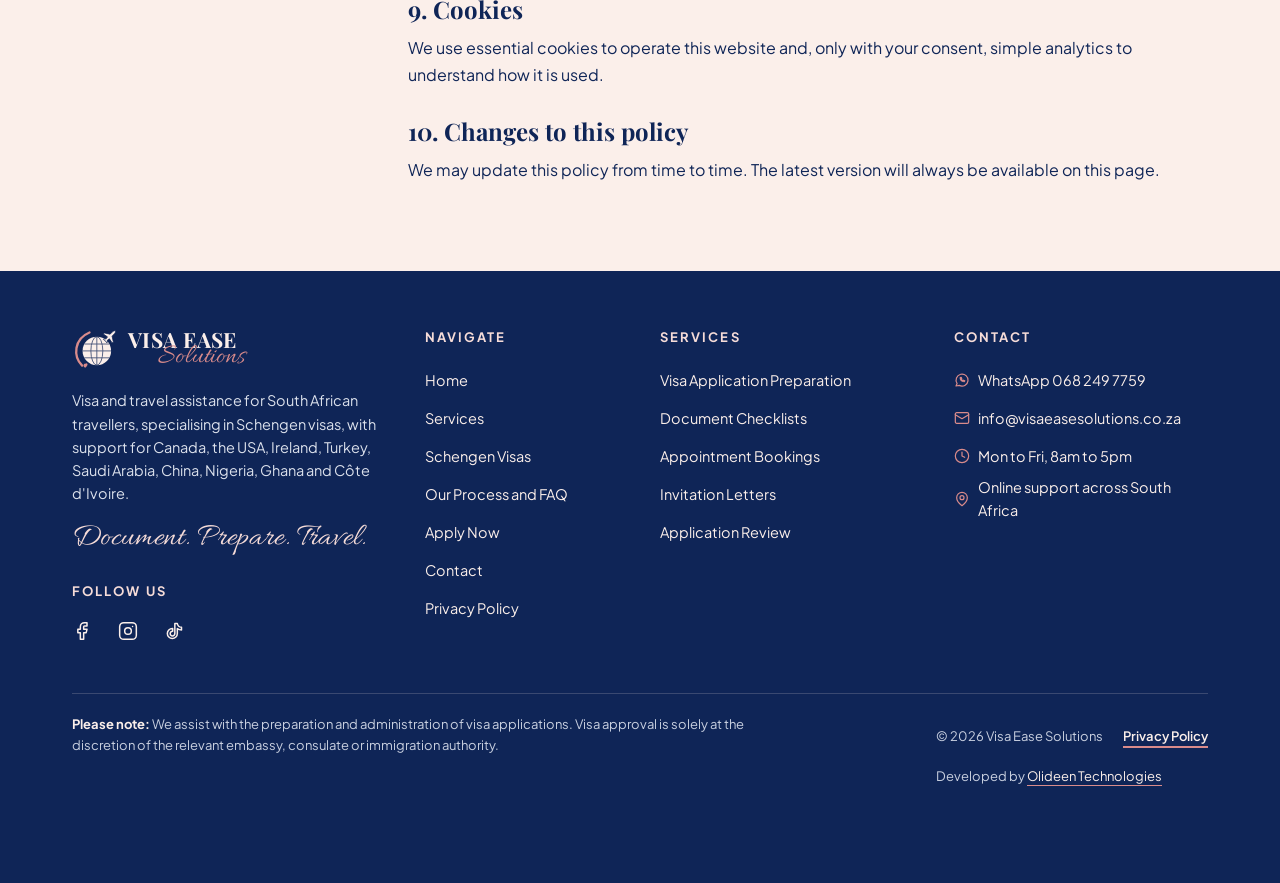
<file: privacy-policy.html>
<!DOCTYPE html>
<html lang="en-ZA" class="no-js">
<head>
<meta charset="utf-8">
<meta name="viewport" content="width=device-width, initial-scale=1">
<title>Privacy Policy | Visa Ease Solutions</title>
<meta name="description" content="How Visa Ease Solutions collects, uses and protects your personal information in line with the Protection of Personal Information Act (POPIA).">
<link rel="canonical" href="https://www.visaeasesolutions.co.za/privacy-policy.html">
<meta name="theme-color" content="#FBEFEA">
<meta property="og:type" content="website">
<meta property="og:locale" content="en_ZA">
<meta property="og:site_name" content="Visa Ease Solutions">
<meta property="og:title" content="Privacy Policy | Visa Ease Solutions">
<meta property="og:description" content="How Visa Ease Solutions collects, uses and protects your personal information in line with the Protection of Personal Information Act (POPIA).">
<meta property="og:url" content="https://www.visaeasesolutions.co.za/privacy-policy.html">
<meta property="og:image" content="https://www.visaeasesolutions.co.za/assets/og-image.jpg">
<meta property="og:image:width" content="1200">
<meta property="og:image:height" content="630">
<meta property="og:image:alt" content="Visa Ease Solutions: Visa and Travel Assistance, specialising in Schengen visas">
<meta name="twitter:card" content="summary_large_image">
<meta name="twitter:title" content="Privacy Policy | Visa Ease Solutions">
<meta name="twitter:description" content="How Visa Ease Solutions collects, uses and protects your personal information in line with the Protection of Personal Information Act (POPIA).">
<meta name="twitter:image" content="https://www.visaeasesolutions.co.za/assets/og-image.jpg">
<meta name="twitter:image:alt" content="Visa Ease Solutions: Visa and Travel Assistance, specialising in Schengen visas">
<link rel="icon" type="image/x-icon" href="favicon.ico">
<link rel="icon" type="image/png" sizes="32x32" href="favicon-32x32.png">
<link rel="icon" type="image/png" sizes="16x16" href="favicon-16x16.png">
<link rel="icon" type="image/png" sizes="192x192" href="android-chrome-192x192.png">
<link rel="icon" type="image/png" sizes="512x512" href="android-chrome-512x512.png">
<link rel="apple-touch-icon" sizes="180x180" href="apple-touch-icon.png">
<link rel="manifest" href="site.webmanifest">
<link rel="stylesheet" href="style.css">
<script type="application/ld+json">
{
  "@context": "https://schema.org",
  "@type": "ProfessionalService",
  "@id": "https://www.visaeasesolutions.co.za/#business",
  "name": "Visa Ease Solutions",
  "legalName": "Visa Ease Solutions (Pty) Ltd",
  "slogan": "Document. Prepare. Travel.",
  "description": "Visa and travel assistance for South African travellers, specialising in Schengen visas, with online support for clients in any province, city or town.",
  "url": "https://www.visaeasesolutions.co.za/",
  "logo": "https://www.visaeasesolutions.co.za/android-chrome-512x512.png",
  "image": "https://www.visaeasesolutions.co.za/assets/og-image.jpg",
  "telephone": "+27682497759",
  "email": "info@visaeasesolutions.co.za",
  "address": {
    "@type": "PostalAddress",
    "addressCountry": "ZA"
  },
  "areaServed": {
    "@type": "Country",
    "name": "South Africa"
  },
  "openingHoursSpecification": [
    {
      "@type": "OpeningHoursSpecification",
      "dayOfWeek": [
        "Monday",
        "Tuesday",
        "Wednesday",
        "Thursday",
        "Friday"
      ],
      "opens": "08:00",
      "closes": "17:00"
    }
  ],
  "sameAs": [
    "https://www.facebook.com/visaeasesolutions",
    "https://www.instagram.com/visaeasesolutions",
    "https://www.tiktok.com/@visaeasesolutions"
  ],
  "knowsAbout": [
    "Schengen visa",
    "Visa application preparation",
    "Travel itinerary planning",
    "Invitation letters",
    "Canada visa applications",
    "Turkey visa applications",
    "Saudi Arabia visa applications",
    "USA visa applications",
    "Nigeria visa applications",
    "Ghana visa applications",
    "Côte d'Ivoire visa applications",
    "Ireland visa applications",
    "China visa applications"
  ]
}
</script>
<script src="script.js" defer></script>
</head>
<body>
<svg xmlns="http://www.w3.org/2000/svg" class="sr" aria-hidden="true" focusable="false">
<symbol id="i-clipboard" viewBox="0 0 24 24"><rect x="8" y="2" width="8" height="4" rx="1"/><path d="M16 4h2a2 2 0 0 1 2 2v14a2 2 0 0 1-2 2H6a2 2 0 0 1-2-2V6a2 2 0 0 1 2-2h2"/><path d="m9 14 2 2 4-4"/></symbol>
<symbol id="i-list" viewBox="0 0 24 24"><path d="M11 6h9M11 12h9M11 18h9"/><path d="m3 6 1.5 1.5L7 5"/><path d="m3 12 1.5 1.5L7 11"/><path d="m3 18 1.5 1.5L7 17"/></symbol>
<symbol id="i-calendar" viewBox="0 0 24 24"><rect x="3" y="4" width="18" height="18" rx="2"/><path d="M16 2v4M8 2v4M3 10h18"/><path d="M8 14h.01M12 14h.01M16 14h.01M8 18h.01M12 18h.01"/></symbol>
<symbol id="i-plane" viewBox="0 0 24 24"><path d="M17.8 19.2 16 11l3.5-3.5C21 6 21.5 4 21 3c-1-.5-3 0-4.5 1.5L13 8 4.8 6.2c-.5-.1-.9.1-1.1.5l-.3.5c-.2.5-.1 1 .3 1.3L9 12l-2 3H4l-1 1 3 2 2 3 1-1v-3l3-2 3.5 5.3c.3.4.8.5 1.3.3l.5-.2c.4-.3.6-.7.5-1.2z"/></symbol>
<symbol id="i-mail" viewBox="0 0 24 24"><rect x="2" y="4" width="20" height="16" rx="2"/><path d="m22 7-10 6L2 7"/></symbol>
<symbol id="i-route" viewBox="0 0 24 24"><circle cx="6" cy="19" r="3"/><path d="M9 19h8.5a3.5 3.5 0 0 0 0-7h-11a3.5 3.5 0 0 1 0-7H15"/><circle cx="18" cy="5" r="3"/></symbol>
<symbol id="i-review" viewBox="0 0 24 24"><circle cx="11" cy="11" r="7"/><path d="m21 21-4.3-4.3"/><path d="m8 11 2 2 4-4"/></symbol>
<symbol id="i-users" viewBox="0 0 24 24"><path d="M16 21v-2a4 4 0 0 0-4-4H6a4 4 0 0 0-4 4v2"/><circle cx="9" cy="7" r="4"/><path d="M22 21v-2a4 4 0 0 0-3-3.87M16 3.13a4 4 0 0 1 0 7.75"/></symbol>
<symbol id="i-shield" viewBox="0 0 24 24"><path d="M12 22s8-4 8-10V5l-8-3-8 3v7c0 6 8 10 8 10z"/><path d="m9 12 2 2 4-4"/></symbol>
<symbol id="i-clock" viewBox="0 0 24 24"><circle cx="12" cy="12" r="10"/><path d="M12 6v6l4 2"/></symbol>
<symbol id="i-user" viewBox="0 0 24 24"><circle cx="12" cy="8" r="4"/><path d="M4 21v-1a6 6 0 0 1 6-6h4a6 6 0 0 1 6 6v1"/></symbol>
<symbol id="i-handshake" viewBox="0 0 24 24"><path d="m11 17 2 2a1 1 0 1 0 3-3"/><path d="m14 14 2.5 2.5a1 1 0 1 0 3-3l-3.88-3.88a3 3 0 0 0-4.24 0l-.88.88a1 1 0 1 1-3-3l2.81-2.81a5.79 5.79 0 0 1 7.06-.87l.47.28a2 2 0 0 0 1.42.25L21 4"/><path d="m21 3 1 11h-2"/><path d="M3 3 2 14l6.5 6.5a1 1 0 1 0 3-3"/><path d="M3 4h8"/></symbol>
<symbol id="i-chat" viewBox="0 0 24 24"><path d="M3 21l1.65-3.8A9 9 0 1 1 7.9 20.1L3 21z"/><path d="M9.2 8.6c.2 2.9 3 5.6 6 6l.9-1.3-1.8-1-1 .8c-1-.5-1.9-1.4-2.4-2.4l.8-1-1-1.8z"/></symbol>
<symbol id="i-globe" viewBox="0 0 24 24"><circle cx="12" cy="12" r="10"/><path d="M2 12h20"/><path d="M12 2a15 15 0 0 1 4 10 15 15 0 0 1-4 10 15 15 0 0 1-4-10 15 15 0 0 1 4-10z"/></symbol>
<symbol id="i-check" viewBox="0 0 24 24"><path d="M20 6 9 17l-5-5"/></symbol>
<symbol id="i-chev" viewBox="0 0 24 24"><path d="m6 9 6 6 6-6"/></symbol>
<symbol id="i-chevr" viewBox="0 0 24 24"><path d="m9 18 6-6-6-6"/></symbol>
<symbol id="i-menu" viewBox="0 0 24 24"><path d="M4 7h16M4 12h16M4 17h16"/></symbol>
<symbol id="i-x" viewBox="0 0 24 24"><path d="M18 6 6 18M6 6l12 12"/></symbol>
<symbol id="i-info" viewBox="0 0 24 24"><circle cx="12" cy="12" r="10"/><path d="M12 16v-4M12 8h.01"/></symbol>
<symbol id="i-alert" viewBox="0 0 24 24"><circle cx="12" cy="12" r="10"/><path d="M12 8v4M12 16h.01"/></symbol>
<symbol id="i-heart" viewBox="0 0 24 24"><path d="M19 14c1.49-1.46 3-3.21 3-5.5A5.5 5.5 0 0 0 16.5 3c-1.76 0-3 .5-4.5 2-1.5-1.5-2.74-2-4.5-2A5.5 5.5 0 0 0 2 8.5c0 2.3 1.5 4.05 3 5.5l7 7Z"/></symbol>
<symbol id="i-file" viewBox="0 0 24 24"><path d="M14 2H6a2 2 0 0 0-2 2v16a2 2 0 0 0 2 2h12a2 2 0 0 0 2-2V8z"/><path d="M14 2v6h6M8 13h8M8 17h5"/></symbol>
<symbol id="i-pin" viewBox="0 0 24 24"><path d="M20 10c0 6-8 12-8 12s-8-6-8-12a8 8 0 0 1 16 0Z"/><circle cx="12" cy="10" r="3"/></symbol>
<symbol id="i-briefcase" viewBox="0 0 24 24"><rect x="2" y="7" width="20" height="14" rx="2"/><path d="M16 21V5a2 2 0 0 0-2-2h-4a2 2 0 0 0-2 2v16"/></symbol>
<symbol id="i-sun" viewBox="0 0 24 24"><circle cx="12" cy="12" r="4"/><path d="M12 2v2M12 20v2M4.9 4.9l1.4 1.4M17.7 17.7l1.4 1.4M2 12h2M20 12h2M4.9 19.1l1.4-1.4M17.7 6.3l1.4-1.4"/></symbol>
<symbol id="i-home" viewBox="0 0 24 24"><path d="M3 10.5 12 3l9 7.5V20a1 1 0 0 1-1 1h-5v-6h-6v6H4a1 1 0 0 1-1-1z"/></symbol>
<symbol id="i-lock" viewBox="0 0 24 24"><rect x="4" y="11" width="16" height="10" rx="2"/><path d="M8 11V7a4 4 0 0 1 8 0v4"/></symbol>
<symbol id="i-arrow" viewBox="0 0 24 24"><path d="M5 12h14M13 6l6 6-6 6"/></symbol>
<symbol id="i-facebook" viewBox="0 0 24 24"><path d="M18 2h-3a5 5 0 0 0-5 5v3H7v4h3v8h4v-8h3l1-4h-4V7a1 1 0 0 1 1-1h3z"/></symbol>
<symbol id="i-instagram" viewBox="0 0 24 24"><rect x="2" y="2" width="20" height="20" rx="5"/><circle cx="12" cy="12" r="4"/><path d="M17.5 6.5h.01"/></symbol>
<symbol id="i-tiktok" viewBox="0 0 24 24"><path d="M16 3c.4 2.6 2.2 4.4 5 4.6v3.2c-1.9 0-3.6-.6-5-1.6V15a6 6 0 1 1-6-6h.4v3.3A2.8 2.8 0 1 0 13 15V3z"/></symbol>
<symbol id="i-coins" viewBox="0 0 24 24"><circle cx="8" cy="8" r="6"/><path d="M18.09 10.37A6 6 0 1 1 10.34 18M7 6h1v4M16.71 13.88l.7.71-2.82 2.82"/></symbol>
<symbol id="i-passport" viewBox="0 0 24 24"><rect x="5" y="2" width="14" height="20" rx="2"/><circle cx="12" cy="10" r="3.5"/><path d="M9 17h6"/></symbol>
<symbol id="i-calcheck" viewBox="0 0 24 24"><rect x="3" y="4" width="18" height="18" rx="2"/><path d="M16 2v4M8 2v4M3 10h18"/><path d="m9 16 2 2 4-4"/></symbol>
<symbol id="i-pen" viewBox="0 0 24 24"><path d="M12 20h9"/><path d="M16.5 3.5a2.1 2.1 0 0 1 3 3L7 19l-4 1 1-4z"/></symbol>
<symbol id="i-wallet" viewBox="0 0 24 24"><path d="M19 7V5a2 2 0 0 0-2-2H5a2 2 0 0 0 0 4h15a1 1 0 0 1 1 1v12a1 1 0 0 1-1 1H5a2 2 0 0 1-2-2V5"/><path d="M16 14h.01"/></symbol>
<symbol id="i-umbrella" viewBox="0 0 24 24"><path d="M22 12a10 10 0 0 0-20 0Z"/><path d="M12 12v8a2 2 0 0 0 4 0"/><path d="M12 2v1"/></symbol>
<symbol id="logo-dark" viewBox="0 0 100 100"><path d="M22 84C2 64 4 26 38 12" fill="none" stroke="#D98B8B" stroke-width="5" stroke-linecap="round"/><circle cx="54" cy="52" r="31" fill="#0F2557"/><g fill="none" stroke="#FBEFEA" stroke-width="2" opacity=".75"><ellipse cx="54" cy="52" rx="13" ry="31"/><path d="M23 52h62M27 37h54M27 67h54M54 21v62"/></g><path d="M30 88c-3 0-5-2-5-4.5s2-4 4-3.4c.6-1.8 3.4-2 4.4-.2 1.4 2.4-1.2 5.6-3.4 8.1z" fill="#D98B8B"/><g transform="translate(64 4) scale(1.45)"><path d="M17.8 19.2 16 11l3.5-3.5C21 6 21.5 4 21 3c-1-.5-3 0-4.5 1.5L13 8 4.8 6.2c-.5-.1-.9.1-1.1.5l-.3.5c-.2.5-.1 1 .3 1.3L9 12l-2 3H4l-1 1 3 2 2 3 1-1v-3l3-2 3.5 5.3c.3.4.8.5 1.3.3l.5-.2c.4-.3.6-.7.5-1.2z" fill="#0F2557" stroke="#FBEFEA" stroke-width="1.2" stroke-linejoin="round"/></g></symbol>
<symbol id="logo-light" viewBox="0 0 100 100"><path d="M22 84C2 64 4 26 38 12" fill="none" stroke="#D98B8B" stroke-width="5" stroke-linecap="round"/><circle cx="54" cy="52" r="31" fill="#FBEFEA"/><g fill="none" stroke="#0F2557" stroke-width="2" opacity=".75"><ellipse cx="54" cy="52" rx="13" ry="31"/><path d="M23 52h62M27 37h54M27 67h54M54 21v62"/></g><path d="M30 88c-3 0-5-2-5-4.5s2-4 4-3.4c.6-1.8 3.4-2 4.4-.2 1.4 2.4-1.2 5.6-3.4 8.1z" fill="#D98B8B"/><g transform="translate(64 4) scale(1.45)"><path d="M17.8 19.2 16 11l3.5-3.5C21 6 21.5 4 21 3c-1-.5-3 0-4.5 1.5L13 8 4.8 6.2c-.5-.1-.9.1-1.1.5l-.3.5c-.2.5-.1 1 .3 1.3L9 12l-2 3H4l-1 1 3 2 2 3 1-1v-3l3-2 3.5 5.3c.3.4.8.5 1.3.3l.5-.2c.4-.3.6-.7.5-1.2z" fill="#FBEFEA" stroke="#0F2557" stroke-width="1.2" stroke-linejoin="round"/></g></symbol>
<symbol id="eu" viewBox="0 0 100 100"><circle cx="50" cy="50" r="48" fill="#0F2557"/><circle cx="50" cy="50" r="44" fill="none" stroke="#C9A24B" stroke-width=".8" opacity=".6"/><g fill="#C9A24B"><polygon points="50.00,14.80 51.28,18.23 54.95,18.39 52.08,20.67 53.06,24.21 50.00,22.18 46.94,24.21 47.92,20.67 45.05,18.39 48.72,18.23"/><polygon points="65.00,18.82 66.28,22.25 69.95,22.41 67.08,24.69 68.06,28.23 65.00,26.20 61.94,28.23 62.92,24.69 60.05,22.41 63.72,22.25"/><polygon points="75.98,29.80 77.26,33.23 80.93,33.39 78.06,35.67 79.04,39.21 75.98,37.18 72.92,39.21 73.90,35.67 71.04,33.39 74.70,33.23"/><polygon points="80.00,44.80 81.28,48.23 84.95,48.39 82.08,50.67 83.06,54.21 80.00,52.18 76.94,54.21 77.92,50.67 75.05,48.39 78.72,48.23"/><polygon points="75.98,59.80 77.26,63.23 80.93,63.39 78.06,65.67 79.04,69.21 75.98,67.18 72.92,69.21 73.90,65.67 71.04,63.39 74.70,63.23"/><polygon points="65.00,70.78 66.28,74.21 69.95,74.37 67.08,76.66 68.06,80.19 65.00,78.16 61.94,80.19 62.92,76.66 60.05,74.37 63.72,74.21"/><polygon points="50.00,74.80 51.28,78.23 54.95,78.39 52.08,80.67 53.06,84.21 50.00,82.18 46.94,84.21 47.92,80.67 45.05,78.39 48.72,78.23"/><polygon points="35.00,70.78 36.28,74.21 39.95,74.37 37.08,76.66 38.06,80.19 35.00,78.16 31.94,80.19 32.92,76.66 30.05,74.37 33.72,74.21"/><polygon points="24.02,59.80 25.30,63.23 28.96,63.39 26.10,65.67 27.08,69.21 24.02,67.18 20.96,69.21 21.94,65.67 19.07,63.39 22.74,63.23"/><polygon points="20.00,44.80 21.28,48.23 24.95,48.39 22.08,50.67 23.06,54.21 20.00,52.18 16.94,54.21 17.92,50.67 15.05,48.39 18.72,48.23"/><polygon points="24.02,29.80 25.30,33.23 28.96,33.39 26.10,35.67 27.08,39.21 24.02,37.18 20.96,39.21 21.94,35.67 19.07,33.39 22.74,33.23"/><polygon points="35.00,18.82 36.28,22.25 39.95,22.41 37.08,24.69 38.06,28.23 35.00,26.20 31.94,28.23 32.92,24.69 30.05,22.41 33.72,22.25"/></g></symbol>
<symbol id="stamp" viewBox="0 0 220 140"><g fill="none" stroke="currentColor" stroke-width="3"><rect x="6" y="6" width="208" height="128" rx="18"/><rect x="16" y="16" width="188" height="108" rx="12" stroke-dasharray="6 6"/></g><text x="110" y="92" text-anchor="middle" fill="currentColor" font-family="Plus Jakarta Sans, sans-serif" font-weight="800" font-size="26" letter-spacing="3">SCHENGEN</text><g transform="translate(96 26) scale(1.2)"><path d="M17.8 19.2 16 11l3.5-3.5C21 6 21.5 4 21 3c-1-.5-3 0-4.5 1.5L13 8 4.8 6.2c-.5-.1-.9.1-1.1.5l-.3.5c-.2.5-.1 1 .3 1.3L9 12l-2 3H4l-1 1 3 2 2 3 1-1v-3l3-2 3.5 5.3c.3.4.8.5 1.3.3l.5-.2c.4-.3.6-.7.5-1.2z" fill="currentColor"/></g></symbol>
<symbol id="stamp-404" viewBox="0 0 220 140"><g fill="none" stroke="currentColor" stroke-width="3"><rect x="6" y="6" width="208" height="128" rx="18"/><rect x="16" y="16" width="188" height="108" rx="12" stroke-dasharray="6 6"/></g><text x="110" y="92" text-anchor="middle" fill="currentColor" font-family="Plus Jakarta Sans, sans-serif" font-weight="800" font-size="40" letter-spacing="3">404</text><g transform="translate(96 26) scale(1.2)"><path d="M17.8 19.2 16 11l3.5-3.5C21 6 21.5 4 21 3c-1-.5-3 0-4.5 1.5L13 8 4.8 6.2c-.5-.1-.9.1-1.1.5l-.3.5c-.2.5-.1 1 .3 1.3L9 12l-2 3H4l-1 1 3 2 2 3 1-1v-3l3-2 3.5 5.3c.3.4.8.5 1.3.3l.5-.2c.4-.3.6-.7.5-1.2z" fill="currentColor"/></g></symbol>
<symbol id="plane-solid" viewBox="0 0 24 24"><path d="M17.8 19.2 16 11l3.5-3.5C21 6 21.5 4 21 3c-1-.5-3 0-4.5 1.5L13 8 4.8 6.2c-.5-.1-.9.1-1.1.5l-.3.5c-.2.5-.1 1 .3 1.3L9 12l-2 3H4l-1 1 3 2 2 3 1-1v-3l3-2 3.5 5.3c.3.4.8.5 1.3.3l.5-.2c.4-.3.6-.7.5-1.2z" fill="#FFFFFF" stroke="#0F2557" stroke-width=".7" stroke-linejoin="round"/></symbol>
</svg>
<a class="skip" href="#main">Skip to content</a>
<div class="util">
  <div class="wrap">
    <div class="util-links"><a href="https://wa.me/27682497759" aria-label="WhatsApp 068 249 7759"><svg class="i" aria-hidden="true" focusable="false"><use href="#i-chat"></use></svg><span><span class="util-lbl">WhatsApp </span>068 249 7759</span></a><a href="mailto:info@visaeasesolutions.co.za" aria-label="Email info@visaeasesolutions.co.za"><svg class="i" aria-hidden="true" focusable="false"><use href="#i-mail"></use></svg><span class="util-email">info@visaeasesolutions.co.za</span><span class="util-email-short">Email</span></a></div>
    <span class="util-note"><svg class="i" aria-hidden="true" focusable="false"><use href="#i-heart"></use></svg><span>Specialising in Schengen visas for South African travellers</span></span>
    <ul class="social util-social" aria-label="Social media"><li><a href="https://www.facebook.com/visaeasesolutions" target="_blank" rel="noopener" aria-label="Visa Ease Solutions on Facebook"><svg class="i" aria-hidden="true" focusable="false"><use href="#i-facebook"></use></svg></a></li><li><a href="https://www.instagram.com/visaeasesolutions" target="_blank" rel="noopener" aria-label="Visa Ease Solutions on Instagram"><svg class="i" aria-hidden="true" focusable="false"><use href="#i-instagram"></use></svg></a></li><li><a href="https://www.tiktok.com/@visaeasesolutions" target="_blank" rel="noopener" aria-label="Visa Ease Solutions on TikTok"><svg class="i" aria-hidden="true" focusable="false"><use href="#i-tiktok"></use></svg></a></li></ul>
  </div>
</div>
<header class="nav" id="nav">
  <div class="wrap">
    <a class="logo" href="index.html" aria-label="Visa Ease Solutions, home"><svg class="logo-mark" aria-hidden="true" focusable="false"><use href="#logo-dark"></use></svg><span class="logo-words" aria-hidden="true"><span class="logo-name">VISA EASE</span><span class="logo-sol">Solutions</span></span></a>
    <nav aria-label="Main"><ul class="nav-links"><li><a href="index.html">Home</a></li><li><a href="services.html">Services</a></li><li><a href="schengen-visas.html">Schengen Visas</a></li><li><a href="how-it-works.html">Our Process and FAQ</a></li><li><a href="contact.html">Contact</a></li></ul></nav>
    <a class="btn btn-primary btn-sm nav-cta" href="apply.html"><span>Apply Now</span><svg class="i" aria-hidden="true" focusable="false"><use href="#i-arrow"></use></svg></a>
    <button class="burger" type="button" aria-label="Open menu" aria-expanded="false" aria-controls="mpanel" data-menu-open><svg class="i" aria-hidden="true" focusable="false"><use href="#i-menu"></use></svg></button>
  </div>
</header>
<div class="mpanel" id="mpanel" role="dialog" aria-modal="true" aria-label="Menu" hidden>
  <div class="mpanel-top"><a class="logo" href="index.html" aria-label="Visa Ease Solutions, home"><svg class="logo-mark" aria-hidden="true" focusable="false"><use href="#logo-dark"></use></svg><span class="logo-words" aria-hidden="true"><span class="logo-name">VISA EASE</span><span class="logo-sol">Solutions</span></span></a><button class="burger" type="button" aria-label="Close menu" data-menu-close><svg class="i" aria-hidden="true" focusable="false"><use href="#i-x"></use></svg></button></div>
  <nav aria-label="Mobile"><ul><li><a href="index.html">Home<svg class="i" aria-hidden="true" focusable="false"><use href="#i-chevr"></use></svg></a></li><li><a href="services.html">Services<svg class="i" aria-hidden="true" focusable="false"><use href="#i-chevr"></use></svg></a></li><li><a href="schengen-visas.html">Schengen Visas<svg class="i" aria-hidden="true" focusable="false"><use href="#i-chevr"></use></svg></a></li><li><a href="how-it-works.html">Our Process and FAQ<svg class="i" aria-hidden="true" focusable="false"><use href="#i-chevr"></use></svg></a></li><li><a href="contact.html">Contact<svg class="i" aria-hidden="true" focusable="false"><use href="#i-chevr"></use></svg></a></li></ul></nav>
  <div class="stack gap-12">
    <a class="btn btn-primary btn-block" href="apply.html"><span>Apply Now</span><svg class="i" aria-hidden="true" focusable="false"><use href="#i-arrow"></use></svg></a>
    <a class="btn btn-secondary btn-block" href="https://wa.me/27682497759"><svg class="i" aria-hidden="true" focusable="false"><use href="#i-chat"></use></svg><span>Chat on WhatsApp</span></a>
    <a class="btn btn-secondary btn-block" href="mailto:info@visaeasesolutions.co.za"><svg class="i" aria-hidden="true" focusable="false"><use href="#i-mail"></use></svg><span>Email us</span></a>
  </div>
  <p class="micro">We assist with the preparation and administration of visa applications. Visa approval is solely at the discretion of the relevant embassy, consulate or immigration authority.</p>
</div>
<main id="main">
<section class="phead">
  <div class="wrap">
    <svg class="stamp" aria-hidden="true" focusable="false"><use href="#stamp"></use></svg>
    <ol class="crumbs" aria-label="Breadcrumb"><li><a href="index.html">Home</a></li><li aria-hidden="true">/</li><li aria-current="page">Privacy Policy</li></ol>
    <h1 class="h1">Privacy Policy</h1>
    <p class="lead">How we collect, use and protect your personal information, in line with the Protection of Personal Information Act (POPIA).</p>
  </div>
</section>
<section class="section">
  <div class="wrap">
    <div class="legal">
      <nav class="toc" aria-label="On this page"><span class="lbl">On this page</span><ol><li><a href="#who">Who we are</a></li><li><a href="#what">What personal information we collect</a></li><li><a href="#how">How we collect it</a></li><li><a href="#why">Why we use it</a></li><li><a href="#consent">Consent and lawful processing</a></li><li><a href="#share">Who we share it with</a></li><li><a href="#cross">Information sent outside South Africa</a></li><li><a href="#rights">Your rights</a></li><li><a href="#cookies">Cookies</a></li><li><a href="#changes">Changes to this policy</a></li></ol></nav>
      <div class="prose"><div class="alert warn"><svg class="i" aria-hidden="true" focusable="false"><use href="#i-info"></use></svg><span>Template structure. Final wording to be reviewed and approved by the client before publishing.</span></div><section id="who" aria-labelledby="who-h"><h2 id="who-h">1. Who we are</h2><p>Visa Ease Solutions (Pty) Ltd is the responsible party for personal information collected through this website and our services.</p></section><section id="what" aria-labelledby="what-h"><h2 id="what-h">2. What personal information we collect</h2><p>We collect only what we need to help you, such as your name, contact details, travel plans and, once you choose to proceed, the documents required for your visa application.</p></section><section id="how" aria-labelledby="how-h"><h2 id="how-h">3. How we collect it</h2><p>Directly from you through WhatsApp, email, our enquiry and apply forms and consultations. We do not buy personal information from third parties.</p></section><section id="why" aria-labelledby="why-h"><h2 id="why-h">4. Why we use it</h2><p>To respond to your enquiry, prepare a quote, assist with your visa application, book appointments and submit certain applications on your behalf with your permission, and meet our legal obligations.</p></section><section id="consent" aria-labelledby="consent-h"><h2 id="consent-h">5. Consent and lawful processing</h2><p>We process your information with your consent or where it is necessary to provide the service you asked for. You may withdraw consent at any time, although this may limit the help we can offer.</p></section><section id="share" aria-labelledby="share-h"><h2 id="share-h">6. Who we share it with</h2><p>Only with parties involved in your application, such as embassies, consulates and official visa application centres, and only with your knowledge. We never sell your information.</p></section><section id="cross" aria-labelledby="cross-h"><h2 id="cross-h">7. Information sent outside South Africa</h2><p>Visa applications are processed by foreign governments, so some information is transferred outside South Africa as part of your application, as permitted by POPIA.</p></section><section id="rights" aria-labelledby="rights-h"><h2 id="rights-h">8. Your rights</h2><p>You may ask to access, correct or delete your personal information, object to its processing, or lodge a complaint with the Information Regulator.</p></section><section id="cookies" aria-labelledby="cookies-h"><h2 id="cookies-h">9. Cookies</h2><p>We use essential cookies to operate this website and, only with your consent, simple analytics to understand how it is used.</p></section><section id="changes" aria-labelledby="changes-h"><h2 id="changes-h">10. Changes to this policy</h2><p>We may update this policy from time to time. The latest version will always be available on this page.</p></section></div>
    </div>
  </div>
</section>
<div class="dock">
  <a class="wa-float" href="https://wa.me/27682497759" aria-label="Chat with us on WhatsApp" title="Chat with us on WhatsApp"><svg class="i" aria-hidden="true" focusable="false"><use href="#i-chat"></use></svg></a>
  <div class="cookie" id="cookie" role="region" aria-label="Cookie notice" hidden>
    <p><strong>Your privacy matters.</strong> We use essential cookies to run this site and, with your consent, simple analytics to improve it. Read our <a href="privacy-policy.html">Privacy Policy</a>.</p>
    <div class="row gap-8 wrap-row"><button class="btn btn-navy btn-sm" type="button" data-cookie="all">Accept</button><button class="btn btn-ghost btn-sm" type="button" data-cookie="essential">Essential only</button></div>
  </div>
</div>
</main>
<footer class="foot">
  <div class="wrap">
    <div class="foot-grid">
      <div class="stack gap-16"><a class="logo light" href="index.html" aria-label="Visa Ease Solutions, home"><svg class="logo-mark" aria-hidden="true" focusable="false"><use href="#logo-light"></use></svg><span class="logo-words" aria-hidden="true"><span class="logo-name">VISA EASE</span><span class="logo-sol">Solutions</span></span></a><p>Visa and travel assistance for South African travellers, specialising in Schengen visas, with support for Canada, the USA, Ireland, Turkey, Saudi Arabia, China, Nigeria, Ghana and Côte d'Ivoire.</p><p class="script">Document. Prepare. Travel.</p><div class="stack gap-8"><p class="foot-follow">Follow us</p><ul class="social" aria-label="Social media"><li><a href="https://www.facebook.com/visaeasesolutions" target="_blank" rel="noopener" aria-label="Visa Ease Solutions on Facebook"><svg class="i" aria-hidden="true" focusable="false"><use href="#i-facebook"></use></svg></a></li><li><a href="https://www.instagram.com/visaeasesolutions" target="_blank" rel="noopener" aria-label="Visa Ease Solutions on Instagram"><svg class="i" aria-hidden="true" focusable="false"><use href="#i-instagram"></use></svg></a></li><li><a href="https://www.tiktok.com/@visaeasesolutions" target="_blank" rel="noopener" aria-label="Visa Ease Solutions on TikTok"><svg class="i" aria-hidden="true" focusable="false"><use href="#i-tiktok"></use></svg></a></li></ul></div></div>
      <div><h2>Navigate</h2><ul><li><a href="index.html">Home</a></li><li><a href="services.html">Services</a></li><li><a href="schengen-visas.html">Schengen Visas</a></li><li><a href="how-it-works.html">Our Process and FAQ</a></li><li><a href="apply.html">Apply Now</a></li><li><a href="contact.html">Contact</a></li><li><a href="privacy-policy.html">Privacy Policy</a></li></ul></div>
      <div><h2>Services</h2><ul><li><a href="services.html">Visa Application Preparation</a></li><li><a href="services.html">Document Checklists</a></li><li><a href="services.html">Appointment Bookings</a></li><li><a href="services.html">Invitation Letters</a></li><li><a href="services.html">Application Review</a></li></ul></div>
      <div><h2>Contact</h2><ul>
        <li><a href="https://wa.me/27682497759"><svg class="i" aria-hidden="true" focusable="false"><use href="#i-chat"></use></svg>WhatsApp 068 249 7759</a></li>
        <li><a href="mailto:info@visaeasesolutions.co.za"><svg class="i" aria-hidden="true" focusable="false"><use href="#i-mail"></use></svg>info@visaeasesolutions.co.za</a></li>
        <li><span><svg class="i" aria-hidden="true" focusable="false"><use href="#i-clock"></use></svg>Mon to Fri, 8am to 5pm</span></li>
        <li><span><svg class="i" aria-hidden="true" focusable="false"><use href="#i-pin"></use></svg>Online support across South Africa</span></li>
      </ul></div>
    </div>
    <div class="foot-legal">
      <p><strong>Please note:</strong> We assist with the preparation and administration of visa applications. Visa approval is solely at the discretion of the relevant embassy, consulate or immigration authority.</p>
      <div class="stack gap-8"><div class="foot-meta"><span>© <span data-year>2026</span> Visa Ease Solutions</span><a class="legal-link" href="privacy-policy.html">Privacy Policy</a></div><span class="credit">Developed by <a href="https://olideentech.co.za" rel="noopener">Olideen Technologies</a></span></div>
    </div>
  </div>
</footer>
</body>
</html>
</file>
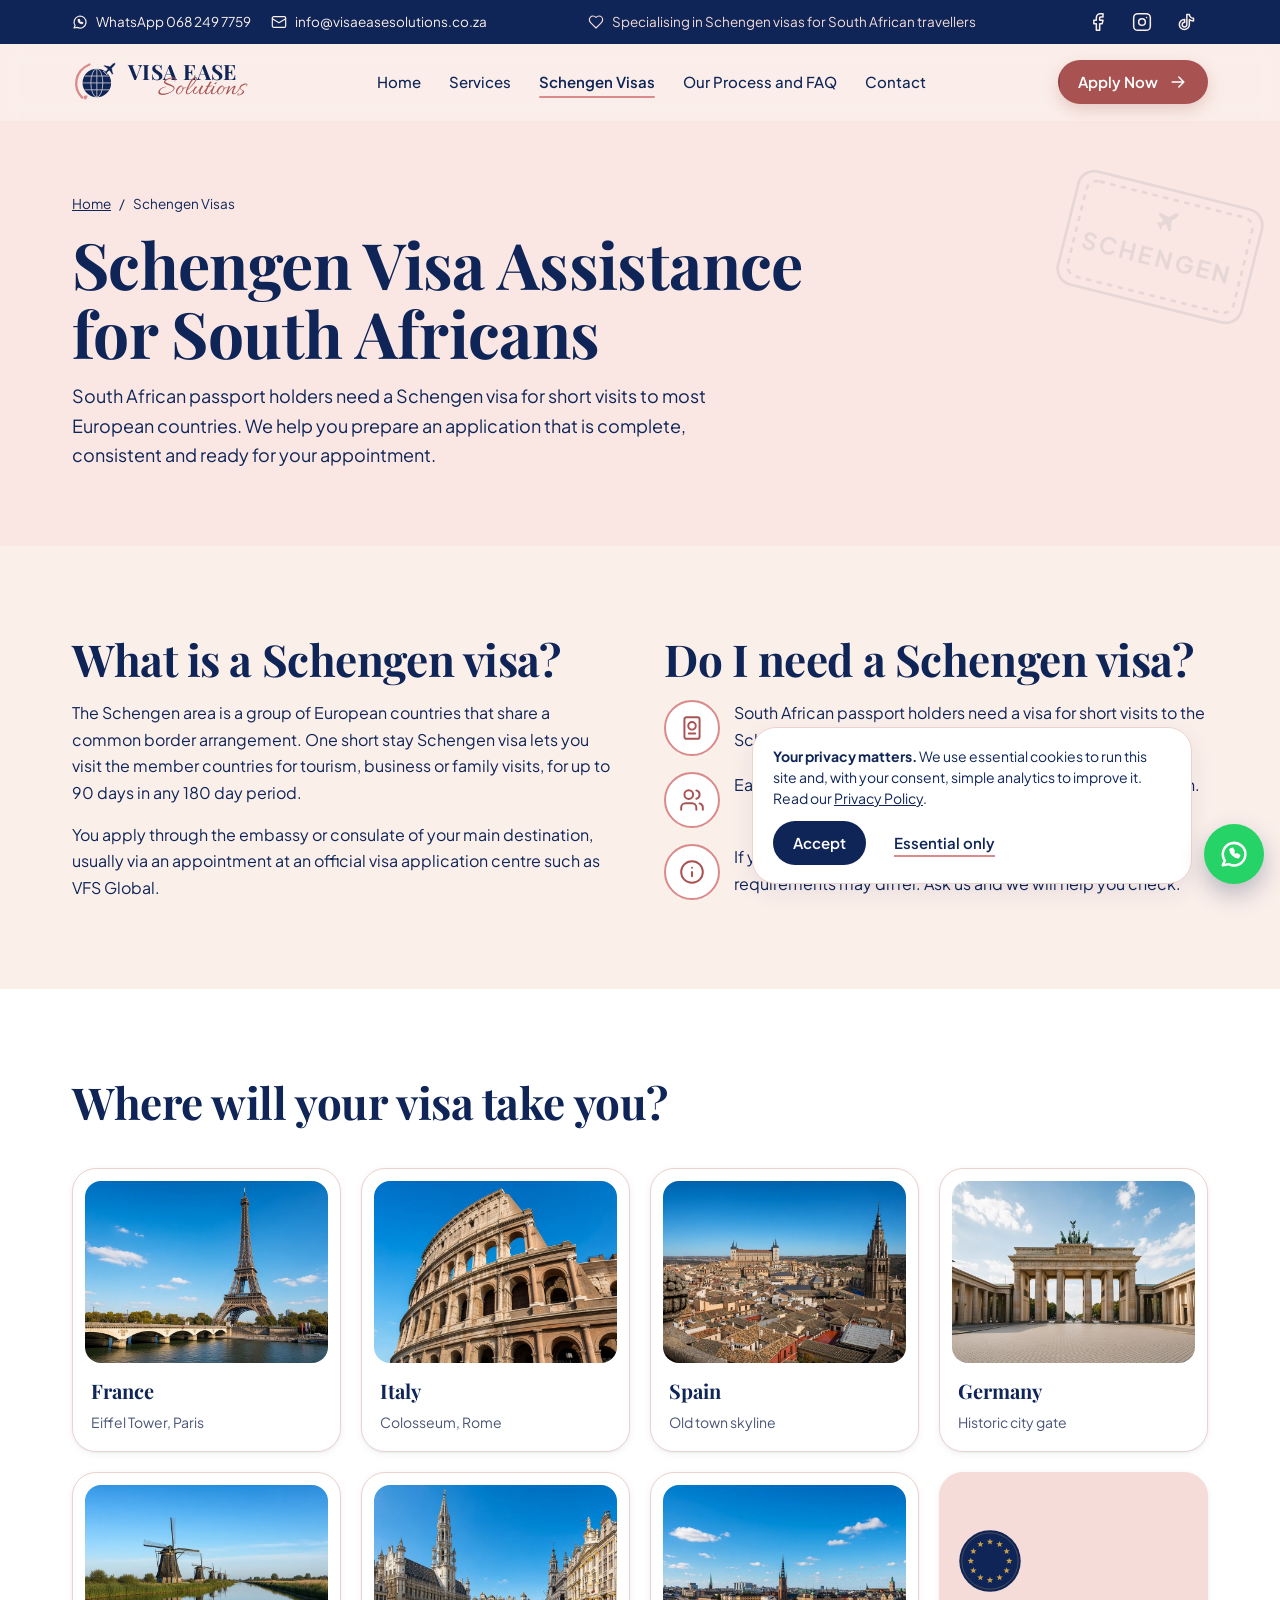
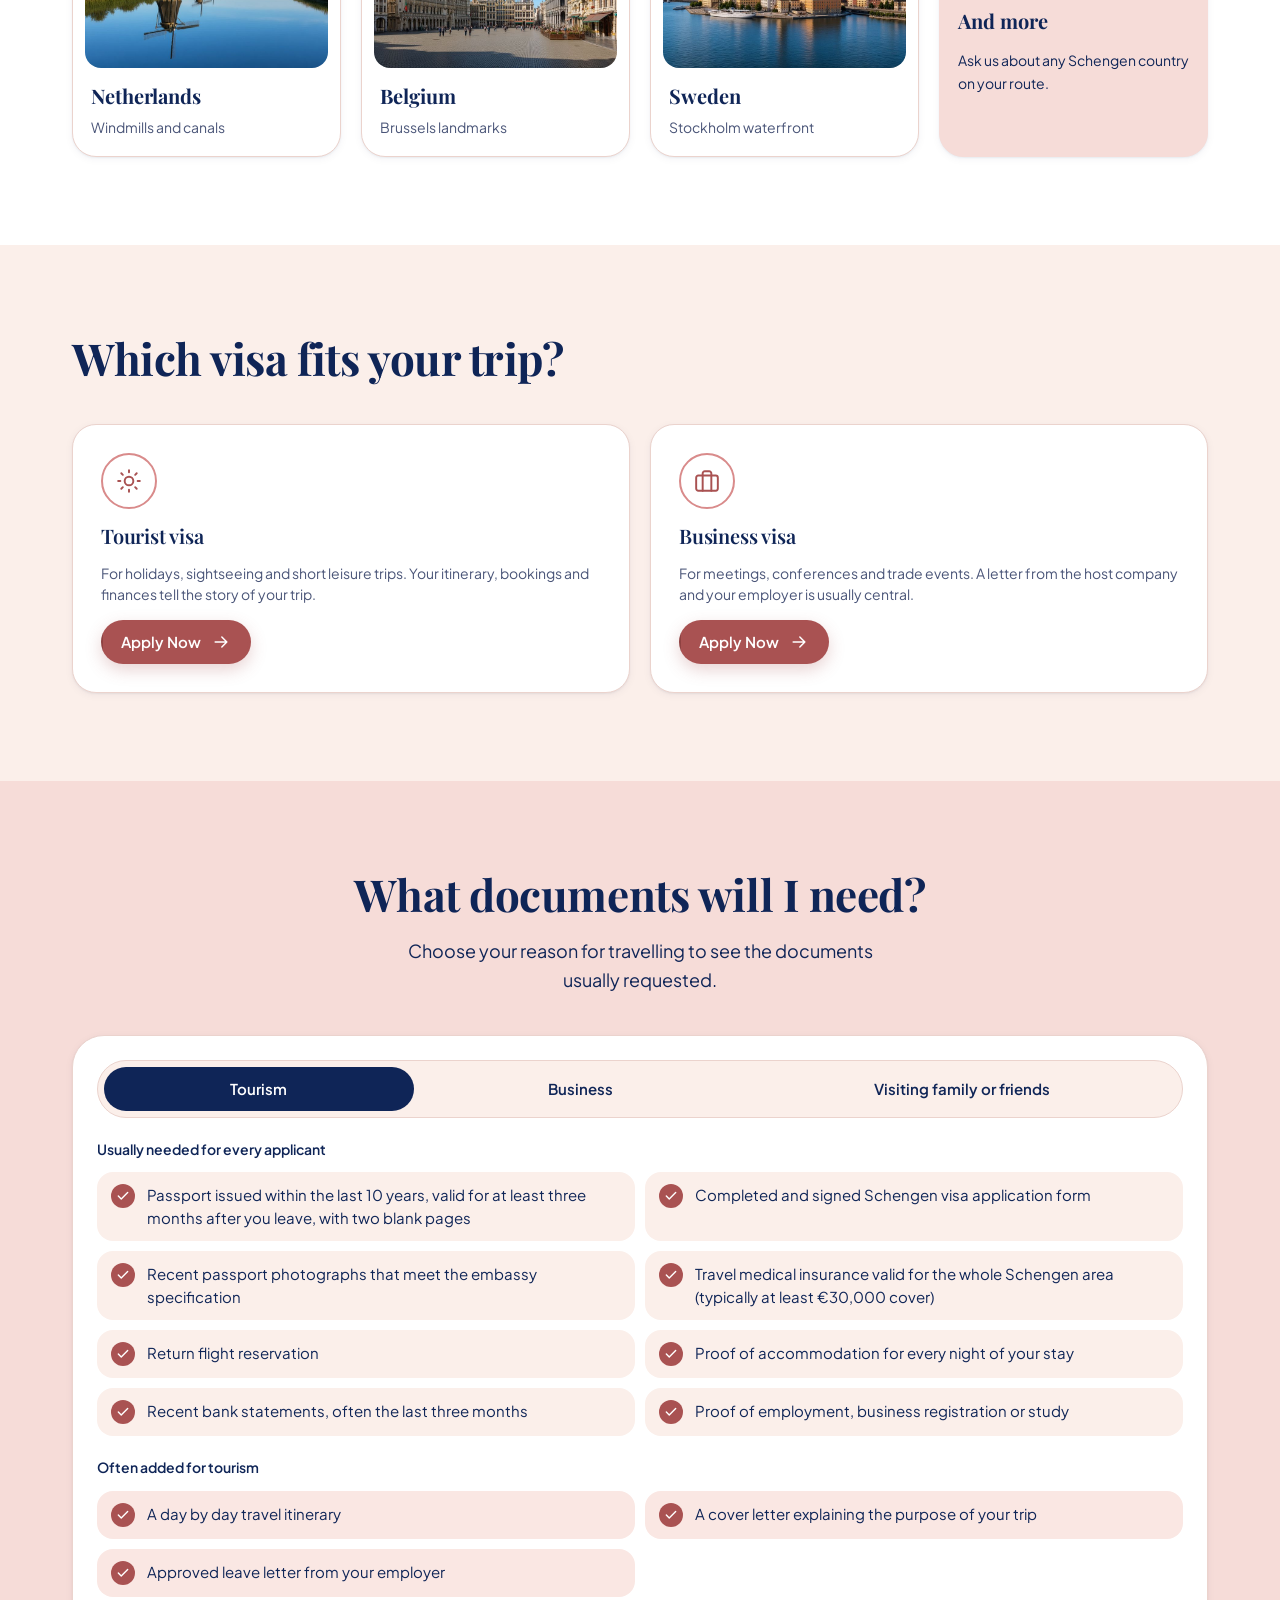
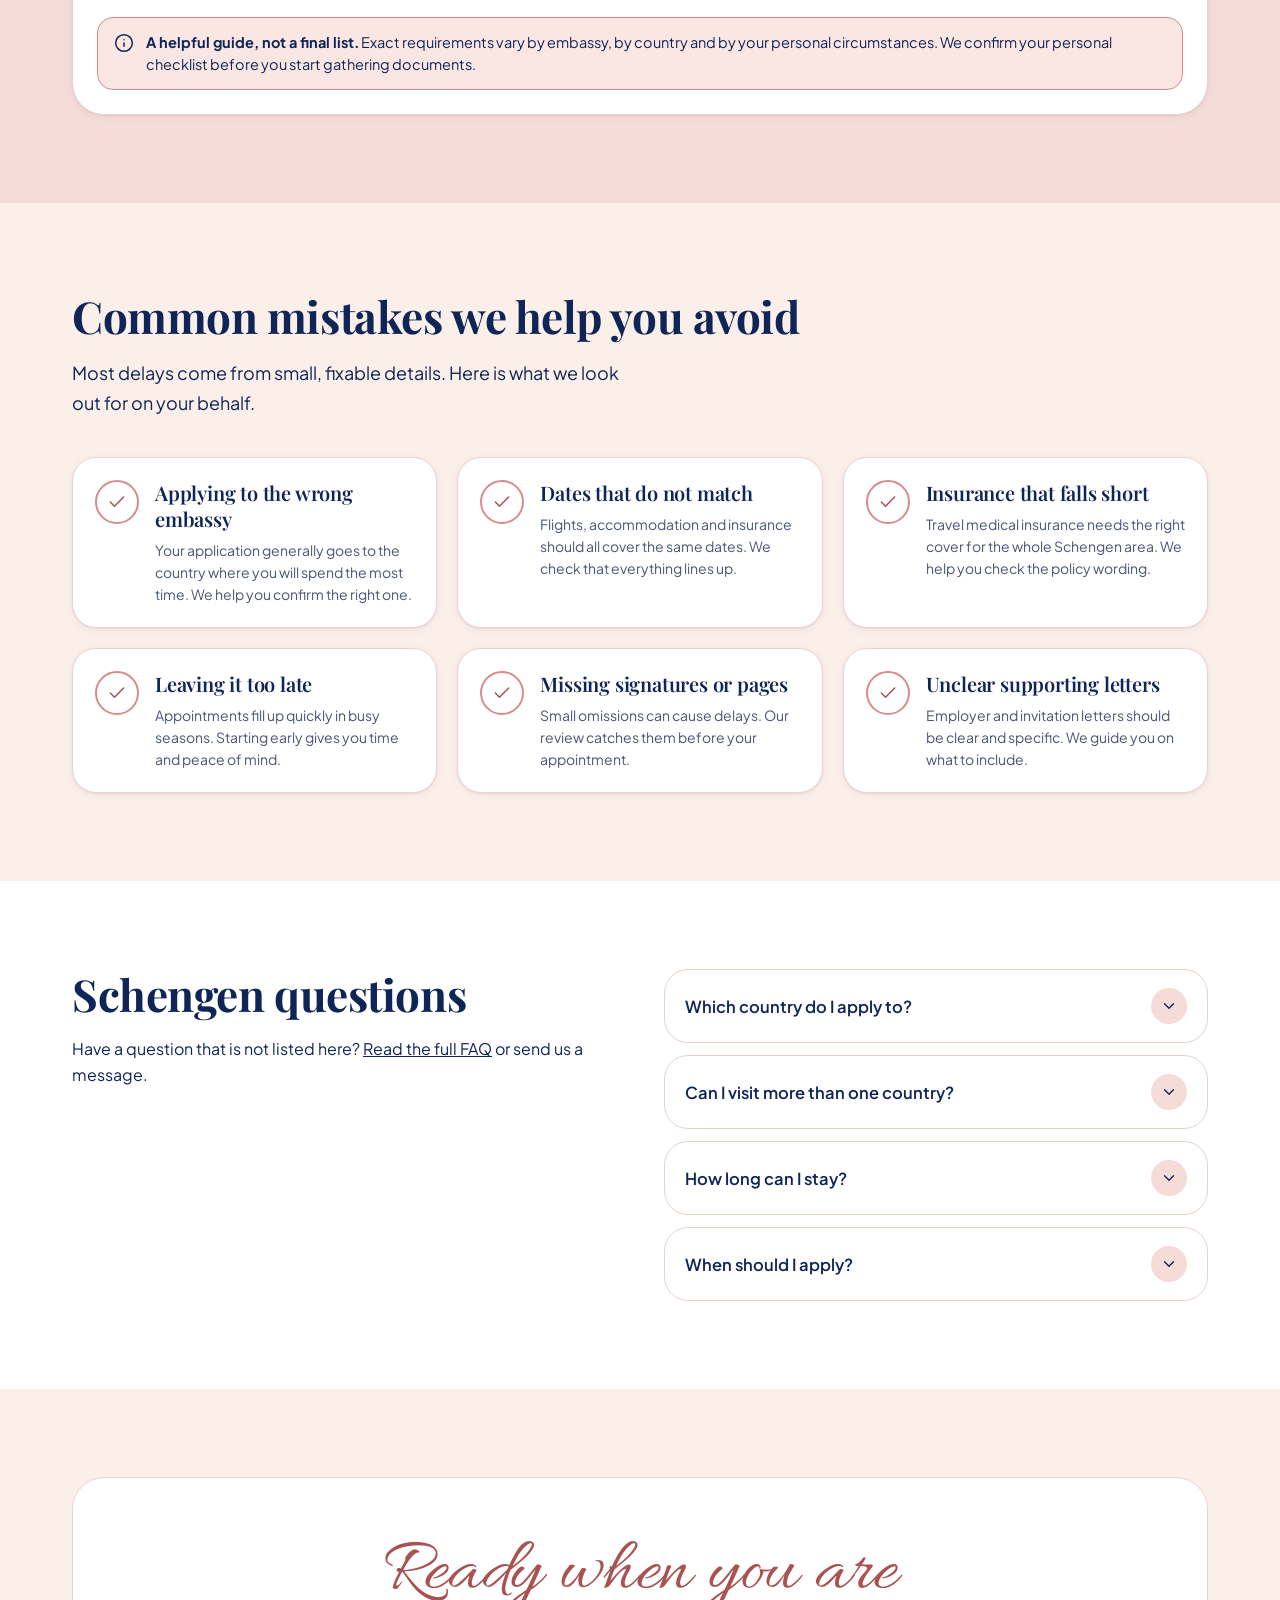
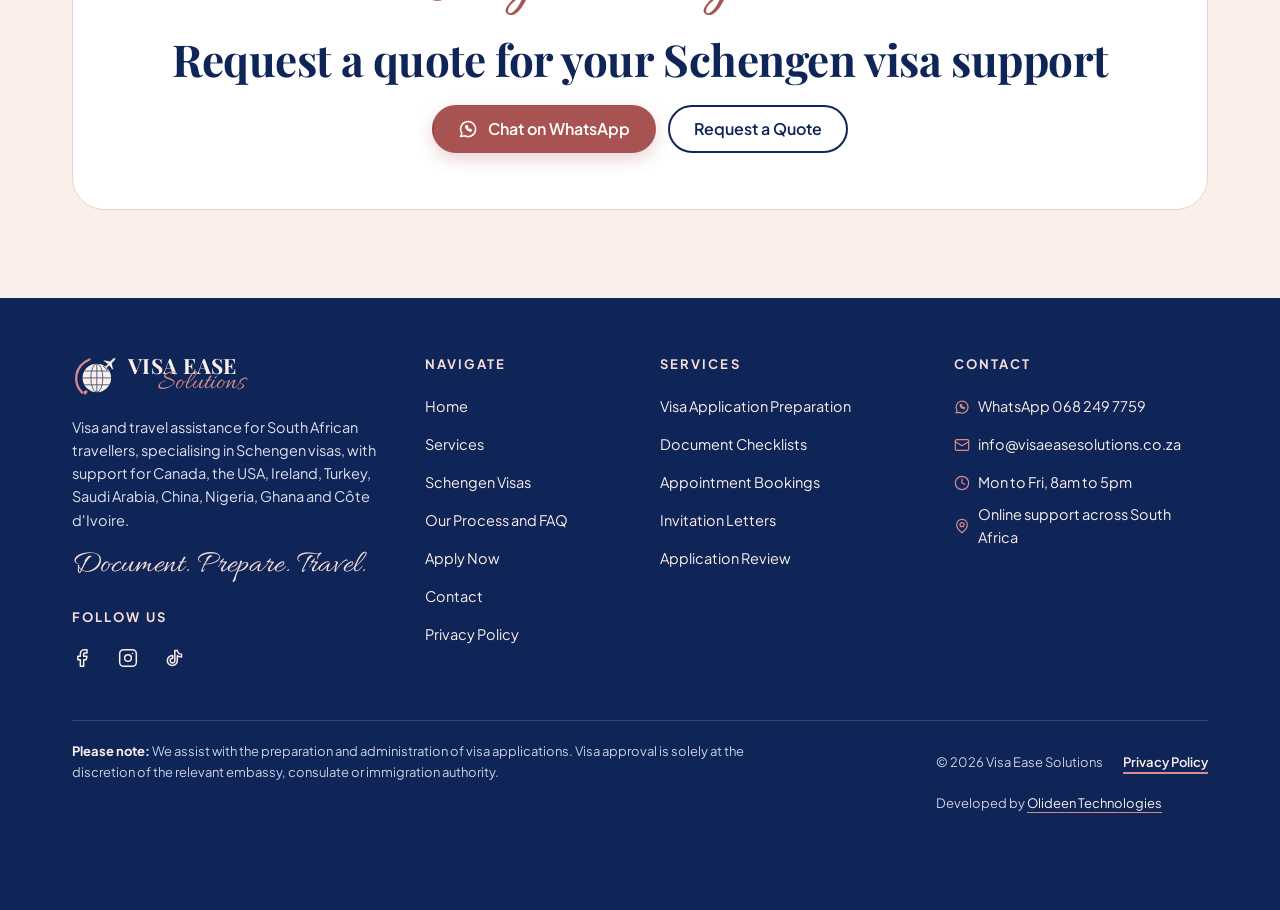
<file: schengen-visas.html>
<!DOCTYPE html>
<html lang="en-ZA" class="no-js">
<head>
<meta charset="utf-8">
<meta name="viewport" content="width=device-width, initial-scale=1">
<title>Schengen Visa Help for South Africans | Visa Ease Solutions</title>
<meta name="description" content="Schengen visa help for South African passport holders. Personalised document checklists, VFS appointment bookings and a careful review before you apply.">
<link rel="canonical" href="https://www.visaeasesolutions.co.za/schengen-visas.html">
<meta name="theme-color" content="#FBEFEA">
<meta property="og:type" content="website">
<meta property="og:locale" content="en_ZA">
<meta property="og:site_name" content="Visa Ease Solutions">
<meta property="og:title" content="Schengen Visa Help for South Africans | Visa Ease Solutions">
<meta property="og:description" content="Schengen visa help for South African passport holders. Personalised document checklists, VFS appointment bookings and a careful review before you apply.">
<meta property="og:url" content="https://www.visaeasesolutions.co.za/schengen-visas.html">
<meta property="og:image" content="https://www.visaeasesolutions.co.za/assets/og-image.jpg">
<meta property="og:image:width" content="1200">
<meta property="og:image:height" content="630">
<meta property="og:image:alt" content="Visa Ease Solutions: Visa and Travel Assistance, specialising in Schengen visas">
<meta name="twitter:card" content="summary_large_image">
<meta name="twitter:title" content="Schengen Visa Help for South Africans | Visa Ease Solutions">
<meta name="twitter:description" content="Schengen visa help for South African passport holders. Personalised document checklists, VFS appointment bookings and a careful review before you apply.">
<meta name="twitter:image" content="https://www.visaeasesolutions.co.za/assets/og-image.jpg">
<meta name="twitter:image:alt" content="Visa Ease Solutions: Visa and Travel Assistance, specialising in Schengen visas">
<link rel="icon" type="image/x-icon" href="favicon.ico">
<link rel="icon" type="image/png" sizes="32x32" href="favicon-32x32.png">
<link rel="icon" type="image/png" sizes="16x16" href="favicon-16x16.png">
<link rel="icon" type="image/png" sizes="192x192" href="android-chrome-192x192.png">
<link rel="icon" type="image/png" sizes="512x512" href="android-chrome-512x512.png">
<link rel="apple-touch-icon" sizes="180x180" href="apple-touch-icon.png">
<link rel="manifest" href="site.webmanifest">
<link rel="stylesheet" href="style.css">
<script type="application/ld+json">
{
  "@context": "https://schema.org",
  "@type": "ProfessionalService",
  "@id": "https://www.visaeasesolutions.co.za/#business",
  "name": "Visa Ease Solutions",
  "legalName": "Visa Ease Solutions (Pty) Ltd",
  "slogan": "Document. Prepare. Travel.",
  "description": "Visa and travel assistance for South African travellers, specialising in Schengen visas, with online support for clients in any province, city or town.",
  "url": "https://www.visaeasesolutions.co.za/",
  "logo": "https://www.visaeasesolutions.co.za/android-chrome-512x512.png",
  "image": "https://www.visaeasesolutions.co.za/assets/og-image.jpg",
  "telephone": "+27682497759",
  "email": "info@visaeasesolutions.co.za",
  "address": {
    "@type": "PostalAddress",
    "addressCountry": "ZA"
  },
  "areaServed": {
    "@type": "Country",
    "name": "South Africa"
  },
  "openingHoursSpecification": [
    {
      "@type": "OpeningHoursSpecification",
      "dayOfWeek": [
        "Monday",
        "Tuesday",
        "Wednesday",
        "Thursday",
        "Friday"
      ],
      "opens": "08:00",
      "closes": "17:00"
    }
  ],
  "sameAs": [
    "https://www.facebook.com/visaeasesolutions",
    "https://www.instagram.com/visaeasesolutions",
    "https://www.tiktok.com/@visaeasesolutions"
  ],
  "knowsAbout": [
    "Schengen visa",
    "Visa application preparation",
    "Travel itinerary planning",
    "Invitation letters",
    "Canada visa applications",
    "Turkey visa applications",
    "Saudi Arabia visa applications",
    "USA visa applications",
    "Nigeria visa applications",
    "Ghana visa applications",
    "Côte d'Ivoire visa applications",
    "Ireland visa applications",
    "China visa applications"
  ]
}
</script>
<script src="script.js" defer></script>
</head>
<body>
<svg xmlns="http://www.w3.org/2000/svg" class="sr" aria-hidden="true" focusable="false">
<symbol id="i-clipboard" viewBox="0 0 24 24"><rect x="8" y="2" width="8" height="4" rx="1"/><path d="M16 4h2a2 2 0 0 1 2 2v14a2 2 0 0 1-2 2H6a2 2 0 0 1-2-2V6a2 2 0 0 1 2-2h2"/><path d="m9 14 2 2 4-4"/></symbol>
<symbol id="i-list" viewBox="0 0 24 24"><path d="M11 6h9M11 12h9M11 18h9"/><path d="m3 6 1.5 1.5L7 5"/><path d="m3 12 1.5 1.5L7 11"/><path d="m3 18 1.5 1.5L7 17"/></symbol>
<symbol id="i-calendar" viewBox="0 0 24 24"><rect x="3" y="4" width="18" height="18" rx="2"/><path d="M16 2v4M8 2v4M3 10h18"/><path d="M8 14h.01M12 14h.01M16 14h.01M8 18h.01M12 18h.01"/></symbol>
<symbol id="i-plane" viewBox="0 0 24 24"><path d="M17.8 19.2 16 11l3.5-3.5C21 6 21.5 4 21 3c-1-.5-3 0-4.5 1.5L13 8 4.8 6.2c-.5-.1-.9.1-1.1.5l-.3.5c-.2.5-.1 1 .3 1.3L9 12l-2 3H4l-1 1 3 2 2 3 1-1v-3l3-2 3.5 5.3c.3.4.8.5 1.3.3l.5-.2c.4-.3.6-.7.5-1.2z"/></symbol>
<symbol id="i-mail" viewBox="0 0 24 24"><rect x="2" y="4" width="20" height="16" rx="2"/><path d="m22 7-10 6L2 7"/></symbol>
<symbol id="i-route" viewBox="0 0 24 24"><circle cx="6" cy="19" r="3"/><path d="M9 19h8.5a3.5 3.5 0 0 0 0-7h-11a3.5 3.5 0 0 1 0-7H15"/><circle cx="18" cy="5" r="3"/></symbol>
<symbol id="i-review" viewBox="0 0 24 24"><circle cx="11" cy="11" r="7"/><path d="m21 21-4.3-4.3"/><path d="m8 11 2 2 4-4"/></symbol>
<symbol id="i-users" viewBox="0 0 24 24"><path d="M16 21v-2a4 4 0 0 0-4-4H6a4 4 0 0 0-4 4v2"/><circle cx="9" cy="7" r="4"/><path d="M22 21v-2a4 4 0 0 0-3-3.87M16 3.13a4 4 0 0 1 0 7.75"/></symbol>
<symbol id="i-shield" viewBox="0 0 24 24"><path d="M12 22s8-4 8-10V5l-8-3-8 3v7c0 6 8 10 8 10z"/><path d="m9 12 2 2 4-4"/></symbol>
<symbol id="i-clock" viewBox="0 0 24 24"><circle cx="12" cy="12" r="10"/><path d="M12 6v6l4 2"/></symbol>
<symbol id="i-user" viewBox="0 0 24 24"><circle cx="12" cy="8" r="4"/><path d="M4 21v-1a6 6 0 0 1 6-6h4a6 6 0 0 1 6 6v1"/></symbol>
<symbol id="i-handshake" viewBox="0 0 24 24"><path d="m11 17 2 2a1 1 0 1 0 3-3"/><path d="m14 14 2.5 2.5a1 1 0 1 0 3-3l-3.88-3.88a3 3 0 0 0-4.24 0l-.88.88a1 1 0 1 1-3-3l2.81-2.81a5.79 5.79 0 0 1 7.06-.87l.47.28a2 2 0 0 0 1.42.25L21 4"/><path d="m21 3 1 11h-2"/><path d="M3 3 2 14l6.5 6.5a1 1 0 1 0 3-3"/><path d="M3 4h8"/></symbol>
<symbol id="i-chat" viewBox="0 0 24 24"><path d="M3 21l1.65-3.8A9 9 0 1 1 7.9 20.1L3 21z"/><path d="M9.2 8.6c.2 2.9 3 5.6 6 6l.9-1.3-1.8-1-1 .8c-1-.5-1.9-1.4-2.4-2.4l.8-1-1-1.8z"/></symbol>
<symbol id="i-globe" viewBox="0 0 24 24"><circle cx="12" cy="12" r="10"/><path d="M2 12h20"/><path d="M12 2a15 15 0 0 1 4 10 15 15 0 0 1-4 10 15 15 0 0 1-4-10 15 15 0 0 1 4-10z"/></symbol>
<symbol id="i-check" viewBox="0 0 24 24"><path d="M20 6 9 17l-5-5"/></symbol>
<symbol id="i-chev" viewBox="0 0 24 24"><path d="m6 9 6 6 6-6"/></symbol>
<symbol id="i-chevr" viewBox="0 0 24 24"><path d="m9 18 6-6-6-6"/></symbol>
<symbol id="i-menu" viewBox="0 0 24 24"><path d="M4 7h16M4 12h16M4 17h16"/></symbol>
<symbol id="i-x" viewBox="0 0 24 24"><path d="M18 6 6 18M6 6l12 12"/></symbol>
<symbol id="i-info" viewBox="0 0 24 24"><circle cx="12" cy="12" r="10"/><path d="M12 16v-4M12 8h.01"/></symbol>
<symbol id="i-alert" viewBox="0 0 24 24"><circle cx="12" cy="12" r="10"/><path d="M12 8v4M12 16h.01"/></symbol>
<symbol id="i-heart" viewBox="0 0 24 24"><path d="M19 14c1.49-1.46 3-3.21 3-5.5A5.5 5.5 0 0 0 16.5 3c-1.76 0-3 .5-4.5 2-1.5-1.5-2.74-2-4.5-2A5.5 5.5 0 0 0 2 8.5c0 2.3 1.5 4.05 3 5.5l7 7Z"/></symbol>
<symbol id="i-file" viewBox="0 0 24 24"><path d="M14 2H6a2 2 0 0 0-2 2v16a2 2 0 0 0 2 2h12a2 2 0 0 0 2-2V8z"/><path d="M14 2v6h6M8 13h8M8 17h5"/></symbol>
<symbol id="i-pin" viewBox="0 0 24 24"><path d="M20 10c0 6-8 12-8 12s-8-6-8-12a8 8 0 0 1 16 0Z"/><circle cx="12" cy="10" r="3"/></symbol>
<symbol id="i-briefcase" viewBox="0 0 24 24"><rect x="2" y="7" width="20" height="14" rx="2"/><path d="M16 21V5a2 2 0 0 0-2-2h-4a2 2 0 0 0-2 2v16"/></symbol>
<symbol id="i-sun" viewBox="0 0 24 24"><circle cx="12" cy="12" r="4"/><path d="M12 2v2M12 20v2M4.9 4.9l1.4 1.4M17.7 17.7l1.4 1.4M2 12h2M20 12h2M4.9 19.1l1.4-1.4M17.7 6.3l1.4-1.4"/></symbol>
<symbol id="i-home" viewBox="0 0 24 24"><path d="M3 10.5 12 3l9 7.5V20a1 1 0 0 1-1 1h-5v-6h-6v6H4a1 1 0 0 1-1-1z"/></symbol>
<symbol id="i-lock" viewBox="0 0 24 24"><rect x="4" y="11" width="16" height="10" rx="2"/><path d="M8 11V7a4 4 0 0 1 8 0v4"/></symbol>
<symbol id="i-arrow" viewBox="0 0 24 24"><path d="M5 12h14M13 6l6 6-6 6"/></symbol>
<symbol id="i-facebook" viewBox="0 0 24 24"><path d="M18 2h-3a5 5 0 0 0-5 5v3H7v4h3v8h4v-8h3l1-4h-4V7a1 1 0 0 1 1-1h3z"/></symbol>
<symbol id="i-instagram" viewBox="0 0 24 24"><rect x="2" y="2" width="20" height="20" rx="5"/><circle cx="12" cy="12" r="4"/><path d="M17.5 6.5h.01"/></symbol>
<symbol id="i-tiktok" viewBox="0 0 24 24"><path d="M16 3c.4 2.6 2.2 4.4 5 4.6v3.2c-1.9 0-3.6-.6-5-1.6V15a6 6 0 1 1-6-6h.4v3.3A2.8 2.8 0 1 0 13 15V3z"/></symbol>
<symbol id="i-coins" viewBox="0 0 24 24"><circle cx="8" cy="8" r="6"/><path d="M18.09 10.37A6 6 0 1 1 10.34 18M7 6h1v4M16.71 13.88l.7.71-2.82 2.82"/></symbol>
<symbol id="i-passport" viewBox="0 0 24 24"><rect x="5" y="2" width="14" height="20" rx="2"/><circle cx="12" cy="10" r="3.5"/><path d="M9 17h6"/></symbol>
<symbol id="i-calcheck" viewBox="0 0 24 24"><rect x="3" y="4" width="18" height="18" rx="2"/><path d="M16 2v4M8 2v4M3 10h18"/><path d="m9 16 2 2 4-4"/></symbol>
<symbol id="i-pen" viewBox="0 0 24 24"><path d="M12 20h9"/><path d="M16.5 3.5a2.1 2.1 0 0 1 3 3L7 19l-4 1 1-4z"/></symbol>
<symbol id="i-wallet" viewBox="0 0 24 24"><path d="M19 7V5a2 2 0 0 0-2-2H5a2 2 0 0 0 0 4h15a1 1 0 0 1 1 1v12a1 1 0 0 1-1 1H5a2 2 0 0 1-2-2V5"/><path d="M16 14h.01"/></symbol>
<symbol id="i-umbrella" viewBox="0 0 24 24"><path d="M22 12a10 10 0 0 0-20 0Z"/><path d="M12 12v8a2 2 0 0 0 4 0"/><path d="M12 2v1"/></symbol>
<symbol id="logo-dark" viewBox="0 0 100 100"><path d="M22 84C2 64 4 26 38 12" fill="none" stroke="#D98B8B" stroke-width="5" stroke-linecap="round"/><circle cx="54" cy="52" r="31" fill="#0F2557"/><g fill="none" stroke="#FBEFEA" stroke-width="2" opacity=".75"><ellipse cx="54" cy="52" rx="13" ry="31"/><path d="M23 52h62M27 37h54M27 67h54M54 21v62"/></g><path d="M30 88c-3 0-5-2-5-4.5s2-4 4-3.4c.6-1.8 3.4-2 4.4-.2 1.4 2.4-1.2 5.6-3.4 8.1z" fill="#D98B8B"/><g transform="translate(64 4) scale(1.45)"><path d="M17.8 19.2 16 11l3.5-3.5C21 6 21.5 4 21 3c-1-.5-3 0-4.5 1.5L13 8 4.8 6.2c-.5-.1-.9.1-1.1.5l-.3.5c-.2.5-.1 1 .3 1.3L9 12l-2 3H4l-1 1 3 2 2 3 1-1v-3l3-2 3.5 5.3c.3.4.8.5 1.3.3l.5-.2c.4-.3.6-.7.5-1.2z" fill="#0F2557" stroke="#FBEFEA" stroke-width="1.2" stroke-linejoin="round"/></g></symbol>
<symbol id="logo-light" viewBox="0 0 100 100"><path d="M22 84C2 64 4 26 38 12" fill="none" stroke="#D98B8B" stroke-width="5" stroke-linecap="round"/><circle cx="54" cy="52" r="31" fill="#FBEFEA"/><g fill="none" stroke="#0F2557" stroke-width="2" opacity=".75"><ellipse cx="54" cy="52" rx="13" ry="31"/><path d="M23 52h62M27 37h54M27 67h54M54 21v62"/></g><path d="M30 88c-3 0-5-2-5-4.5s2-4 4-3.4c.6-1.8 3.4-2 4.4-.2 1.4 2.4-1.2 5.6-3.4 8.1z" fill="#D98B8B"/><g transform="translate(64 4) scale(1.45)"><path d="M17.8 19.2 16 11l3.5-3.5C21 6 21.5 4 21 3c-1-.5-3 0-4.5 1.5L13 8 4.8 6.2c-.5-.1-.9.1-1.1.5l-.3.5c-.2.5-.1 1 .3 1.3L9 12l-2 3H4l-1 1 3 2 2 3 1-1v-3l3-2 3.5 5.3c.3.4.8.5 1.3.3l.5-.2c.4-.3.6-.7.5-1.2z" fill="#FBEFEA" stroke="#0F2557" stroke-width="1.2" stroke-linejoin="round"/></g></symbol>
<symbol id="eu" viewBox="0 0 100 100"><circle cx="50" cy="50" r="48" fill="#0F2557"/><circle cx="50" cy="50" r="44" fill="none" stroke="#C9A24B" stroke-width=".8" opacity=".6"/><g fill="#C9A24B"><polygon points="50.00,14.80 51.28,18.23 54.95,18.39 52.08,20.67 53.06,24.21 50.00,22.18 46.94,24.21 47.92,20.67 45.05,18.39 48.72,18.23"/><polygon points="65.00,18.82 66.28,22.25 69.95,22.41 67.08,24.69 68.06,28.23 65.00,26.20 61.94,28.23 62.92,24.69 60.05,22.41 63.72,22.25"/><polygon points="75.98,29.80 77.26,33.23 80.93,33.39 78.06,35.67 79.04,39.21 75.98,37.18 72.92,39.21 73.90,35.67 71.04,33.39 74.70,33.23"/><polygon points="80.00,44.80 81.28,48.23 84.95,48.39 82.08,50.67 83.06,54.21 80.00,52.18 76.94,54.21 77.92,50.67 75.05,48.39 78.72,48.23"/><polygon points="75.98,59.80 77.26,63.23 80.93,63.39 78.06,65.67 79.04,69.21 75.98,67.18 72.92,69.21 73.90,65.67 71.04,63.39 74.70,63.23"/><polygon points="65.00,70.78 66.28,74.21 69.95,74.37 67.08,76.66 68.06,80.19 65.00,78.16 61.94,80.19 62.92,76.66 60.05,74.37 63.72,74.21"/><polygon points="50.00,74.80 51.28,78.23 54.95,78.39 52.08,80.67 53.06,84.21 50.00,82.18 46.94,84.21 47.92,80.67 45.05,78.39 48.72,78.23"/><polygon points="35.00,70.78 36.28,74.21 39.95,74.37 37.08,76.66 38.06,80.19 35.00,78.16 31.94,80.19 32.92,76.66 30.05,74.37 33.72,74.21"/><polygon points="24.02,59.80 25.30,63.23 28.96,63.39 26.10,65.67 27.08,69.21 24.02,67.18 20.96,69.21 21.94,65.67 19.07,63.39 22.74,63.23"/><polygon points="20.00,44.80 21.28,48.23 24.95,48.39 22.08,50.67 23.06,54.21 20.00,52.18 16.94,54.21 17.92,50.67 15.05,48.39 18.72,48.23"/><polygon points="24.02,29.80 25.30,33.23 28.96,33.39 26.10,35.67 27.08,39.21 24.02,37.18 20.96,39.21 21.94,35.67 19.07,33.39 22.74,33.23"/><polygon points="35.00,18.82 36.28,22.25 39.95,22.41 37.08,24.69 38.06,28.23 35.00,26.20 31.94,28.23 32.92,24.69 30.05,22.41 33.72,22.25"/></g></symbol>
<symbol id="stamp" viewBox="0 0 220 140"><g fill="none" stroke="currentColor" stroke-width="3"><rect x="6" y="6" width="208" height="128" rx="18"/><rect x="16" y="16" width="188" height="108" rx="12" stroke-dasharray="6 6"/></g><text x="110" y="92" text-anchor="middle" fill="currentColor" font-family="Plus Jakarta Sans, sans-serif" font-weight="800" font-size="26" letter-spacing="3">SCHENGEN</text><g transform="translate(96 26) scale(1.2)"><path d="M17.8 19.2 16 11l3.5-3.5C21 6 21.5 4 21 3c-1-.5-3 0-4.5 1.5L13 8 4.8 6.2c-.5-.1-.9.1-1.1.5l-.3.5c-.2.5-.1 1 .3 1.3L9 12l-2 3H4l-1 1 3 2 2 3 1-1v-3l3-2 3.5 5.3c.3.4.8.5 1.3.3l.5-.2c.4-.3.6-.7.5-1.2z" fill="currentColor"/></g></symbol>
<symbol id="stamp-404" viewBox="0 0 220 140"><g fill="none" stroke="currentColor" stroke-width="3"><rect x="6" y="6" width="208" height="128" rx="18"/><rect x="16" y="16" width="188" height="108" rx="12" stroke-dasharray="6 6"/></g><text x="110" y="92" text-anchor="middle" fill="currentColor" font-family="Plus Jakarta Sans, sans-serif" font-weight="800" font-size="40" letter-spacing="3">404</text><g transform="translate(96 26) scale(1.2)"><path d="M17.8 19.2 16 11l3.5-3.5C21 6 21.5 4 21 3c-1-.5-3 0-4.5 1.5L13 8 4.8 6.2c-.5-.1-.9.1-1.1.5l-.3.5c-.2.5-.1 1 .3 1.3L9 12l-2 3H4l-1 1 3 2 2 3 1-1v-3l3-2 3.5 5.3c.3.4.8.5 1.3.3l.5-.2c.4-.3.6-.7.5-1.2z" fill="currentColor"/></g></symbol>
<symbol id="plane-solid" viewBox="0 0 24 24"><path d="M17.8 19.2 16 11l3.5-3.5C21 6 21.5 4 21 3c-1-.5-3 0-4.5 1.5L13 8 4.8 6.2c-.5-.1-.9.1-1.1.5l-.3.5c-.2.5-.1 1 .3 1.3L9 12l-2 3H4l-1 1 3 2 2 3 1-1v-3l3-2 3.5 5.3c.3.4.8.5 1.3.3l.5-.2c.4-.3.6-.7.5-1.2z" fill="#FFFFFF" stroke="#0F2557" stroke-width=".7" stroke-linejoin="round"/></symbol>
</svg>
<a class="skip" href="#main">Skip to content</a>
<div class="util">
  <div class="wrap">
    <div class="util-links"><a href="https://wa.me/27682497759" aria-label="WhatsApp 068 249 7759"><svg class="i" aria-hidden="true" focusable="false"><use href="#i-chat"></use></svg><span><span class="util-lbl">WhatsApp </span>068 249 7759</span></a><a href="mailto:info@visaeasesolutions.co.za" aria-label="Email info@visaeasesolutions.co.za"><svg class="i" aria-hidden="true" focusable="false"><use href="#i-mail"></use></svg><span class="util-email">info@visaeasesolutions.co.za</span><span class="util-email-short">Email</span></a></div>
    <span class="util-note"><svg class="i" aria-hidden="true" focusable="false"><use href="#i-heart"></use></svg><span>Specialising in Schengen visas for South African travellers</span></span>
    <ul class="social util-social" aria-label="Social media"><li><a href="https://www.facebook.com/visaeasesolutions" target="_blank" rel="noopener" aria-label="Visa Ease Solutions on Facebook"><svg class="i" aria-hidden="true" focusable="false"><use href="#i-facebook"></use></svg></a></li><li><a href="https://www.instagram.com/visaeasesolutions" target="_blank" rel="noopener" aria-label="Visa Ease Solutions on Instagram"><svg class="i" aria-hidden="true" focusable="false"><use href="#i-instagram"></use></svg></a></li><li><a href="https://www.tiktok.com/@visaeasesolutions" target="_blank" rel="noopener" aria-label="Visa Ease Solutions on TikTok"><svg class="i" aria-hidden="true" focusable="false"><use href="#i-tiktok"></use></svg></a></li></ul>
  </div>
</div>
<header class="nav" id="nav">
  <div class="wrap">
    <a class="logo" href="index.html" aria-label="Visa Ease Solutions, home"><svg class="logo-mark" aria-hidden="true" focusable="false"><use href="#logo-dark"></use></svg><span class="logo-words" aria-hidden="true"><span class="logo-name">VISA EASE</span><span class="logo-sol">Solutions</span></span></a>
    <nav aria-label="Main"><ul class="nav-links"><li><a href="index.html">Home</a></li><li><a href="services.html">Services</a></li><li><a href="schengen-visas.html" aria-current="page">Schengen Visas</a></li><li><a href="how-it-works.html">Our Process and FAQ</a></li><li><a href="contact.html">Contact</a></li></ul></nav>
    <a class="btn btn-primary btn-sm nav-cta" href="apply.html"><span>Apply Now</span><svg class="i" aria-hidden="true" focusable="false"><use href="#i-arrow"></use></svg></a>
    <button class="burger" type="button" aria-label="Open menu" aria-expanded="false" aria-controls="mpanel" data-menu-open><svg class="i" aria-hidden="true" focusable="false"><use href="#i-menu"></use></svg></button>
  </div>
</header>
<div class="mpanel" id="mpanel" role="dialog" aria-modal="true" aria-label="Menu" hidden>
  <div class="mpanel-top"><a class="logo" href="index.html" aria-label="Visa Ease Solutions, home"><svg class="logo-mark" aria-hidden="true" focusable="false"><use href="#logo-dark"></use></svg><span class="logo-words" aria-hidden="true"><span class="logo-name">VISA EASE</span><span class="logo-sol">Solutions</span></span></a><button class="burger" type="button" aria-label="Close menu" data-menu-close><svg class="i" aria-hidden="true" focusable="false"><use href="#i-x"></use></svg></button></div>
  <nav aria-label="Mobile"><ul><li><a href="index.html">Home<svg class="i" aria-hidden="true" focusable="false"><use href="#i-chevr"></use></svg></a></li><li><a href="services.html">Services<svg class="i" aria-hidden="true" focusable="false"><use href="#i-chevr"></use></svg></a></li><li><a href="schengen-visas.html" aria-current="page">Schengen Visas<svg class="i" aria-hidden="true" focusable="false"><use href="#i-chevr"></use></svg></a></li><li><a href="how-it-works.html">Our Process and FAQ<svg class="i" aria-hidden="true" focusable="false"><use href="#i-chevr"></use></svg></a></li><li><a href="contact.html">Contact<svg class="i" aria-hidden="true" focusable="false"><use href="#i-chevr"></use></svg></a></li></ul></nav>
  <div class="stack gap-12">
    <a class="btn btn-primary btn-block" href="apply.html"><span>Apply Now</span><svg class="i" aria-hidden="true" focusable="false"><use href="#i-arrow"></use></svg></a>
    <a class="btn btn-secondary btn-block" href="https://wa.me/27682497759"><svg class="i" aria-hidden="true" focusable="false"><use href="#i-chat"></use></svg><span>Chat on WhatsApp</span></a>
    <a class="btn btn-secondary btn-block" href="mailto:info@visaeasesolutions.co.za"><svg class="i" aria-hidden="true" focusable="false"><use href="#i-mail"></use></svg><span>Email us</span></a>
  </div>
  <p class="micro">We assist with the preparation and administration of visa applications. Visa approval is solely at the discretion of the relevant embassy, consulate or immigration authority.</p>
</div>
<main id="main">
<section class="phead">
  <div class="wrap">
    <svg class="stamp" aria-hidden="true" focusable="false"><use href="#stamp"></use></svg>
    <ol class="crumbs" aria-label="Breadcrumb"><li><a href="index.html">Home</a></li><li aria-hidden="true">/</li><li aria-current="page">Schengen Visas</li></ol>
    <h1 class="h1">Schengen Visa Assistance for South Africans</h1>
    <p class="lead">South African passport holders need a Schengen visa for short visits to most European countries. We help you prepare an application that is complete, consistent and ready for your appointment.</p>
  </div>
</section>
<section class="section">
  <div class="wrap">
    <div class="two">
      <div class="stack gap-16"><h2 class="h2">What is a Schengen visa?</h2>
        <p class="body">The Schengen area is a group of European countries that share a common border arrangement. One short stay Schengen visa lets you visit the member countries for tourism, business or family visits, for up to 90 days in any 180 day period.</p>
        <p class="body">You apply through the embassy or consulate of your main destination, usually via an appointment at an official visa application centre such as VFS Global.</p></div>
      <div class="stack gap-16"><h2 class="h2">Do I need a Schengen visa?</h2>
        <div class="fact"><span class="icirc"><svg class="i" aria-hidden="true" focusable="false"><use href="#i-passport"></use></svg></span><p class="body">South African passport holders need a visa for short visits to the Schengen area.</p></div>
        <div class="fact"><span class="icirc"><svg class="i" aria-hidden="true" focusable="false"><use href="#i-users"></use></svg></span><p class="body">Each traveller, including children, needs their own application.</p></div>
        <div class="fact"><span class="icirc"><svg class="i" aria-hidden="true" focusable="false"><use href="#i-info"></use></svg></span><p class="body">If you hold another passport or a residence permit, requirements may differ. Ask us and we will help you check.</p></div>
      </div>
    </div>
  </div>
</section>

<section class="section bg-white" aria-labelledby="dest-h">
  <div class="wrap">
    <div class="sec-head"><h2 id="dest-h" class="h2">Where will your visa take you?</h2></div>
    <div class="grid dests"><article class="card dest"><img class="photo" src="assets/images/france.jpg" alt="Eiffel Tower, Paris in France" width="800" height="600" loading="lazy"><h3 class="nm">France</h3><p class="lm">Eiffel Tower, Paris</p></article><article class="card dest"><img class="photo" src="assets/images/italy.jpg" alt="Colosseum, Rome in Italy" width="800" height="600" loading="lazy"><h3 class="nm">Italy</h3><p class="lm">Colosseum, Rome</p></article><article class="card dest"><img class="photo" src="assets/images/spain.jpg" alt="Old town skyline in Spain" width="800" height="600" loading="lazy"><h3 class="nm">Spain</h3><p class="lm">Old town skyline</p></article><article class="card dest"><img class="photo" src="assets/images/germany.jpg" alt="Historic city gate in Germany" width="800" height="600" loading="lazy"><h3 class="nm">Germany</h3><p class="lm">Historic city gate</p></article><article class="card dest"><img class="photo" src="assets/images/netherlands.jpg" alt="Windmills and canals in Netherlands" width="800" height="600" loading="lazy"><h3 class="nm">Netherlands</h3><p class="lm">Windmills and canals</p></article><article class="card dest"><img class="photo" src="assets/images/belgium.jpg" alt="Brussels landmarks in Belgium" width="800" height="600" loading="lazy"><h3 class="nm">Belgium</h3><p class="lm">Brussels landmarks</p></article><article class="card dest"><img class="photo" src="assets/images/sweden.jpg" alt="Stockholm waterfront in Sweden" width="800" height="600" loading="lazy"><h3 class="nm">Sweden</h3><p class="lm">Stockholm waterfront</p></article><article class="card dest more"><svg class="eu" aria-hidden="true" focusable="false"><use href="#eu"></use></svg><h3 class="nm">And more</h3><p class="lm">Ask us about any Schengen country on your route.</p></article></div>
  </div>
</section>

<section class="section" aria-labelledby="vt-h">
  <div class="wrap">
    <div class="sec-head"><h2 id="vt-h" class="h2">Which visa fits your trip?</h2></div>
    <div class="grid c2"><div class="card vtype"><span class="icirc"><svg class="i" aria-hidden="true" focusable="false"><use href="#i-sun"></use></svg></span><h3 class="h4">Tourist visa</h3><p class="small">For holidays, sightseeing and short leisure trips. Your itinerary, bookings and finances tell the story of your trip.</p><a class="btn btn-primary btn-sm" href="apply.html?visa=tourist&amp;country=schengen" aria-label="Apply Now: Tourist visa">Apply Now<svg class="i" aria-hidden="true" focusable="false"><use href="#i-arrow"></use></svg></a></div><div class="card vtype"><span class="icirc"><svg class="i" aria-hidden="true" focusable="false"><use href="#i-briefcase"></use></svg></span><h3 class="h4">Business visa</h3><p class="small">For meetings, conferences and trade events. A letter from the host company and your employer is usually central.</p><a class="btn btn-primary btn-sm" href="apply.html?visa=business&amp;country=schengen" aria-label="Apply Now: Business visa">Apply Now<svg class="i" aria-hidden="true" focusable="false"><use href="#i-arrow"></use></svg></a></div></div>
  </div>
</section>

<section class="section bg-blush" aria-labelledby="cl-h">
  <div class="wrap">
    <div class="sec-head center"><h2 id="cl-h" class="h2 center">What documents will I need?</h2><p class="lead center">Choose your reason for travelling to see the documents usually requested.</p></div>
    <div class="checklist" data-checklist>
      <div class="seg" role="group" aria-label="Purpose of travel">
        <button type="button" aria-pressed="true" data-purpose="tourism">Tourism</button>
        <button type="button" aria-pressed="false" data-purpose="business">Business</button>
        <button type="button" aria-pressed="false" data-purpose="family">Visiting family or friends</button>
      </div>
      <div class="stack gap-12"><span class="lbl">Usually needed for every applicant</span><ul class="ticks"><li><span class="tk"><svg class="i" aria-hidden="true" focusable="false"><use href="#i-check"></use></svg></span><span>Passport issued within the last 10 years, valid for at least three months after you leave, with two blank pages</span></li><li><span class="tk"><svg class="i" aria-hidden="true" focusable="false"><use href="#i-check"></use></svg></span><span>Completed and signed Schengen visa application form</span></li><li><span class="tk"><svg class="i" aria-hidden="true" focusable="false"><use href="#i-check"></use></svg></span><span>Recent passport photographs that meet the embassy specification</span></li><li><span class="tk"><svg class="i" aria-hidden="true" focusable="false"><use href="#i-check"></use></svg></span><span>Travel medical insurance valid for the whole Schengen area (typically at least €30,000 cover)</span></li><li><span class="tk"><svg class="i" aria-hidden="true" focusable="false"><use href="#i-check"></use></svg></span><span>Return flight reservation</span></li><li><span class="tk"><svg class="i" aria-hidden="true" focusable="false"><use href="#i-check"></use></svg></span><span>Proof of accommodation for every night of your stay</span></li><li><span class="tk"><svg class="i" aria-hidden="true" focusable="false"><use href="#i-check"></use></svg></span><span>Recent bank statements, often the last three months</span></li><li><span class="tk"><svg class="i" aria-hidden="true" focusable="false"><use href="#i-check"></use></svg></span><span>Proof of employment, business registration or study</span></li></ul></div>
      <div class="stack gap-12" data-group="tourism" aria-live="polite"><span class="lbl">Often added for tourism</span><ul class="ticks"><li class="extra"><span class="tk"><svg class="i" aria-hidden="true" focusable="false"><use href="#i-check"></use></svg></span><span>A day by day travel itinerary</span></li><li class="extra"><span class="tk"><svg class="i" aria-hidden="true" focusable="false"><use href="#i-check"></use></svg></span><span>A cover letter explaining the purpose of your trip</span></li><li class="extra"><span class="tk"><svg class="i" aria-hidden="true" focusable="false"><use href="#i-check"></use></svg></span><span>Approved leave letter from your employer</span></li></ul></div>
      <div class="stack gap-12" data-group="business" hidden><span class="lbl">Often added for business travel</span><ul class="ticks"><li class="extra"><span class="tk"><svg class="i" aria-hidden="true" focusable="false"><use href="#i-check"></use></svg></span><span>Invitation letter from the company you are visiting</span></li><li class="extra"><span class="tk"><svg class="i" aria-hidden="true" focusable="false"><use href="#i-check"></use></svg></span><span>Letter from your employer confirming the purpose of the trip</span></li><li class="extra"><span class="tk"><svg class="i" aria-hidden="true" focusable="false"><use href="#i-check"></use></svg></span><span>Proof of the business relationship, such as event registration or correspondence</span></li></ul></div>
      <div class="stack gap-12" data-group="family" hidden><span class="lbl">Often added for family and friends visits</span><ul class="ticks"><li class="extra"><span class="tk"><svg class="i" aria-hidden="true" focusable="false"><use href="#i-check"></use></svg></span><span>Invitation letter from your host</span></li><li class="extra"><span class="tk"><svg class="i" aria-hidden="true" focusable="false"><use href="#i-check"></use></svg></span><span>A copy of your host's passport or residence permit</span></li><li class="extra"><span class="tk"><svg class="i" aria-hidden="true" focusable="false"><use href="#i-check"></use></svg></span><span>Proof of your relationship, where relevant</span></li><li class="extra"><span class="tk"><svg class="i" aria-hidden="true" focusable="false"><use href="#i-check"></use></svg></span><span>Your host's proof of address, or a formal hosting document where the country requires one</span></li></ul></div>
      <div class="alert warn"><svg class="i" aria-hidden="true" focusable="false"><use href="#i-info"></use></svg><span><strong>A helpful guide, not a final list.</strong> Exact requirements vary by embassy, by country and by your personal circumstances. We confirm your personal checklist before you start gathering documents.</span></div>
    </div>
  </div>
</section>

<section class="section" aria-labelledby="mk-h">
  <div class="wrap">
    <div class="sec-head"><h2 id="mk-h" class="h2">Common mistakes we help you avoid</h2><p class="lead">Most delays come from small, fixable details. Here is what we look out for on your behalf.</p></div>
    <div class="grid c3"><div class="card mistake"><span class="icirc sm"><svg class="i" aria-hidden="true" focusable="false"><use href="#i-check"></use></svg></span><div class="stack gap-8"><h3 class="h4">Applying to the wrong embassy</h3><p class="small">Your application generally goes to the country where you will spend the most time. We help you confirm the right one.</p></div></div><div class="card mistake"><span class="icirc sm"><svg class="i" aria-hidden="true" focusable="false"><use href="#i-check"></use></svg></span><div class="stack gap-8"><h3 class="h4">Dates that do not match</h3><p class="small">Flights, accommodation and insurance should all cover the same dates. We check that everything lines up.</p></div></div><div class="card mistake"><span class="icirc sm"><svg class="i" aria-hidden="true" focusable="false"><use href="#i-check"></use></svg></span><div class="stack gap-8"><h3 class="h4">Insurance that falls short</h3><p class="small">Travel medical insurance needs the right cover for the whole Schengen area. We help you check the policy wording.</p></div></div><div class="card mistake"><span class="icirc sm"><svg class="i" aria-hidden="true" focusable="false"><use href="#i-check"></use></svg></span><div class="stack gap-8"><h3 class="h4">Leaving it too late</h3><p class="small">Appointments fill up quickly in busy seasons. Starting early gives you time and peace of mind.</p></div></div><div class="card mistake"><span class="icirc sm"><svg class="i" aria-hidden="true" focusable="false"><use href="#i-check"></use></svg></span><div class="stack gap-8"><h3 class="h4">Missing signatures or pages</h3><p class="small">Small omissions can cause delays. Our review catches them before your appointment.</p></div></div><div class="card mistake"><span class="icirc sm"><svg class="i" aria-hidden="true" focusable="false"><use href="#i-check"></use></svg></span><div class="stack gap-8"><h3 class="h4">Unclear supporting letters</h3><p class="small">Employer and invitation letters should be clear and specific. We guide you on what to include.</p></div></div></div>
  </div>
</section>

<section class="section bg-white" aria-labelledby="sf-h">
  <div class="wrap">
    <div class="two">
      <div class="stack gap-16"><h2 id="sf-h" class="h2">Schengen questions</h2><p class="body">Have a question that is not listed here? <a href="how-it-works.html#faq-h">Read the full FAQ</a> or send us a message.</p></div>
      <div class="faq acc-list"><div class="acc">
  <h3><button class="acc-btn" type="button" id="b-f11" aria-expanded="false" aria-controls="p-f11"><span class="t">Which country do I apply to?</span><span class="chev"><svg class="i" aria-hidden="true" focusable="false"><use href="#i-chev"></use></svg></span></button></h3>
  <div class="acc-body" id="p-f11" role="region" aria-labelledby="b-f11" hidden><p>Usually the country where you will spend the most nights. If your time is split equally, you normally apply to the country you will enter first.</p></div>
</div><div class="acc">
  <h3><button class="acc-btn" type="button" id="b-f12" aria-expanded="false" aria-controls="p-f12"><span class="t">Can I visit more than one country?</span><span class="chev"><svg class="i" aria-hidden="true" focusable="false"><use href="#i-chev"></use></svg></span></button></h3>
  <div class="acc-body" id="p-f12" role="region" aria-labelledby="b-f12" hidden><p>Yes. A Schengen visa generally allows you to travel between member countries during your trip, provided you follow the conditions on your visa.</p></div>
</div><div class="acc">
  <h3><button class="acc-btn" type="button" id="b-f13" aria-expanded="false" aria-controls="p-f13"><span class="t">How long can I stay?</span><span class="chev"><svg class="i" aria-hidden="true" focusable="false"><use href="#i-chev"></use></svg></span></button></h3>
  <div class="acc-body" id="p-f13" role="region" aria-labelledby="b-f13" hidden><p>A short stay Schengen visa allows up to 90 days in any 180 day period. The exact period granted is shown on your visa.</p></div>
</div><div class="acc">
  <h3><button class="acc-btn" type="button" id="b-f14" aria-expanded="false" aria-controls="p-f14"><span class="t">When should I apply?</span><span class="chev"><svg class="i" aria-hidden="true" focusable="false"><use href="#i-chev"></use></svg></span></button></h3>
  <div class="acc-body" id="p-f14" role="region" aria-labelledby="b-f14" hidden><p>You can usually apply up to six months before travelling and no later than 15 days before. We recommend starting well in advance.</p></div>
</div></div>
    </div>
  </div>
</section>

<section class="section">
  <div class="wrap">
    <div class="final">
      <p class="script lg">Ready when you are</p>
      <h2 class="h2">Request a quote for your Schengen visa support</h2>
      <div class="ctas"><a class="btn btn-primary" href="https://wa.me/27682497759"><svg class="i" aria-hidden="true" focusable="false"><use href="#i-chat"></use></svg><span>Chat on WhatsApp</span></a><a class="btn btn-secondary" href="contact.html">Request a Quote</a></div>
    </div>
  </div>
</section>
<div class="dock">
  <a class="wa-float" href="https://wa.me/27682497759" aria-label="Chat with us on WhatsApp" title="Chat with us on WhatsApp"><svg class="i" aria-hidden="true" focusable="false"><use href="#i-chat"></use></svg></a>
  <div class="cookie" id="cookie" role="region" aria-label="Cookie notice" hidden>
    <p><strong>Your privacy matters.</strong> We use essential cookies to run this site and, with your consent, simple analytics to improve it. Read our <a href="privacy-policy.html">Privacy Policy</a>.</p>
    <div class="row gap-8 wrap-row"><button class="btn btn-navy btn-sm" type="button" data-cookie="all">Accept</button><button class="btn btn-ghost btn-sm" type="button" data-cookie="essential">Essential only</button></div>
  </div>
</div>
</main>
<footer class="foot">
  <div class="wrap">
    <div class="foot-grid">
      <div class="stack gap-16"><a class="logo light" href="index.html" aria-label="Visa Ease Solutions, home"><svg class="logo-mark" aria-hidden="true" focusable="false"><use href="#logo-light"></use></svg><span class="logo-words" aria-hidden="true"><span class="logo-name">VISA EASE</span><span class="logo-sol">Solutions</span></span></a><p>Visa and travel assistance for South African travellers, specialising in Schengen visas, with support for Canada, the USA, Ireland, Turkey, Saudi Arabia, China, Nigeria, Ghana and Côte d'Ivoire.</p><p class="script">Document. Prepare. Travel.</p><div class="stack gap-8"><p class="foot-follow">Follow us</p><ul class="social" aria-label="Social media"><li><a href="https://www.facebook.com/visaeasesolutions" target="_blank" rel="noopener" aria-label="Visa Ease Solutions on Facebook"><svg class="i" aria-hidden="true" focusable="false"><use href="#i-facebook"></use></svg></a></li><li><a href="https://www.instagram.com/visaeasesolutions" target="_blank" rel="noopener" aria-label="Visa Ease Solutions on Instagram"><svg class="i" aria-hidden="true" focusable="false"><use href="#i-instagram"></use></svg></a></li><li><a href="https://www.tiktok.com/@visaeasesolutions" target="_blank" rel="noopener" aria-label="Visa Ease Solutions on TikTok"><svg class="i" aria-hidden="true" focusable="false"><use href="#i-tiktok"></use></svg></a></li></ul></div></div>
      <div><h2>Navigate</h2><ul><li><a href="index.html">Home</a></li><li><a href="services.html">Services</a></li><li><a href="schengen-visas.html">Schengen Visas</a></li><li><a href="how-it-works.html">Our Process and FAQ</a></li><li><a href="apply.html">Apply Now</a></li><li><a href="contact.html">Contact</a></li><li><a href="privacy-policy.html">Privacy Policy</a></li></ul></div>
      <div><h2>Services</h2><ul><li><a href="services.html">Visa Application Preparation</a></li><li><a href="services.html">Document Checklists</a></li><li><a href="services.html">Appointment Bookings</a></li><li><a href="services.html">Invitation Letters</a></li><li><a href="services.html">Application Review</a></li></ul></div>
      <div><h2>Contact</h2><ul>
        <li><a href="https://wa.me/27682497759"><svg class="i" aria-hidden="true" focusable="false"><use href="#i-chat"></use></svg>WhatsApp 068 249 7759</a></li>
        <li><a href="mailto:info@visaeasesolutions.co.za"><svg class="i" aria-hidden="true" focusable="false"><use href="#i-mail"></use></svg>info@visaeasesolutions.co.za</a></li>
        <li><span><svg class="i" aria-hidden="true" focusable="false"><use href="#i-clock"></use></svg>Mon to Fri, 8am to 5pm</span></li>
        <li><span><svg class="i" aria-hidden="true" focusable="false"><use href="#i-pin"></use></svg>Online support across South Africa</span></li>
      </ul></div>
    </div>
    <div class="foot-legal">
      <p><strong>Please note:</strong> We assist with the preparation and administration of visa applications. Visa approval is solely at the discretion of the relevant embassy, consulate or immigration authority.</p>
      <div class="stack gap-8"><div class="foot-meta"><span>© <span data-year>2026</span> Visa Ease Solutions</span><a class="legal-link" href="privacy-policy.html">Privacy Policy</a></div><span class="credit">Developed by <a href="https://olideentech.co.za" rel="noopener">Olideen Technologies</a></span></div>
    </div>
  </div>
</footer>
</body>
</html>
</file>
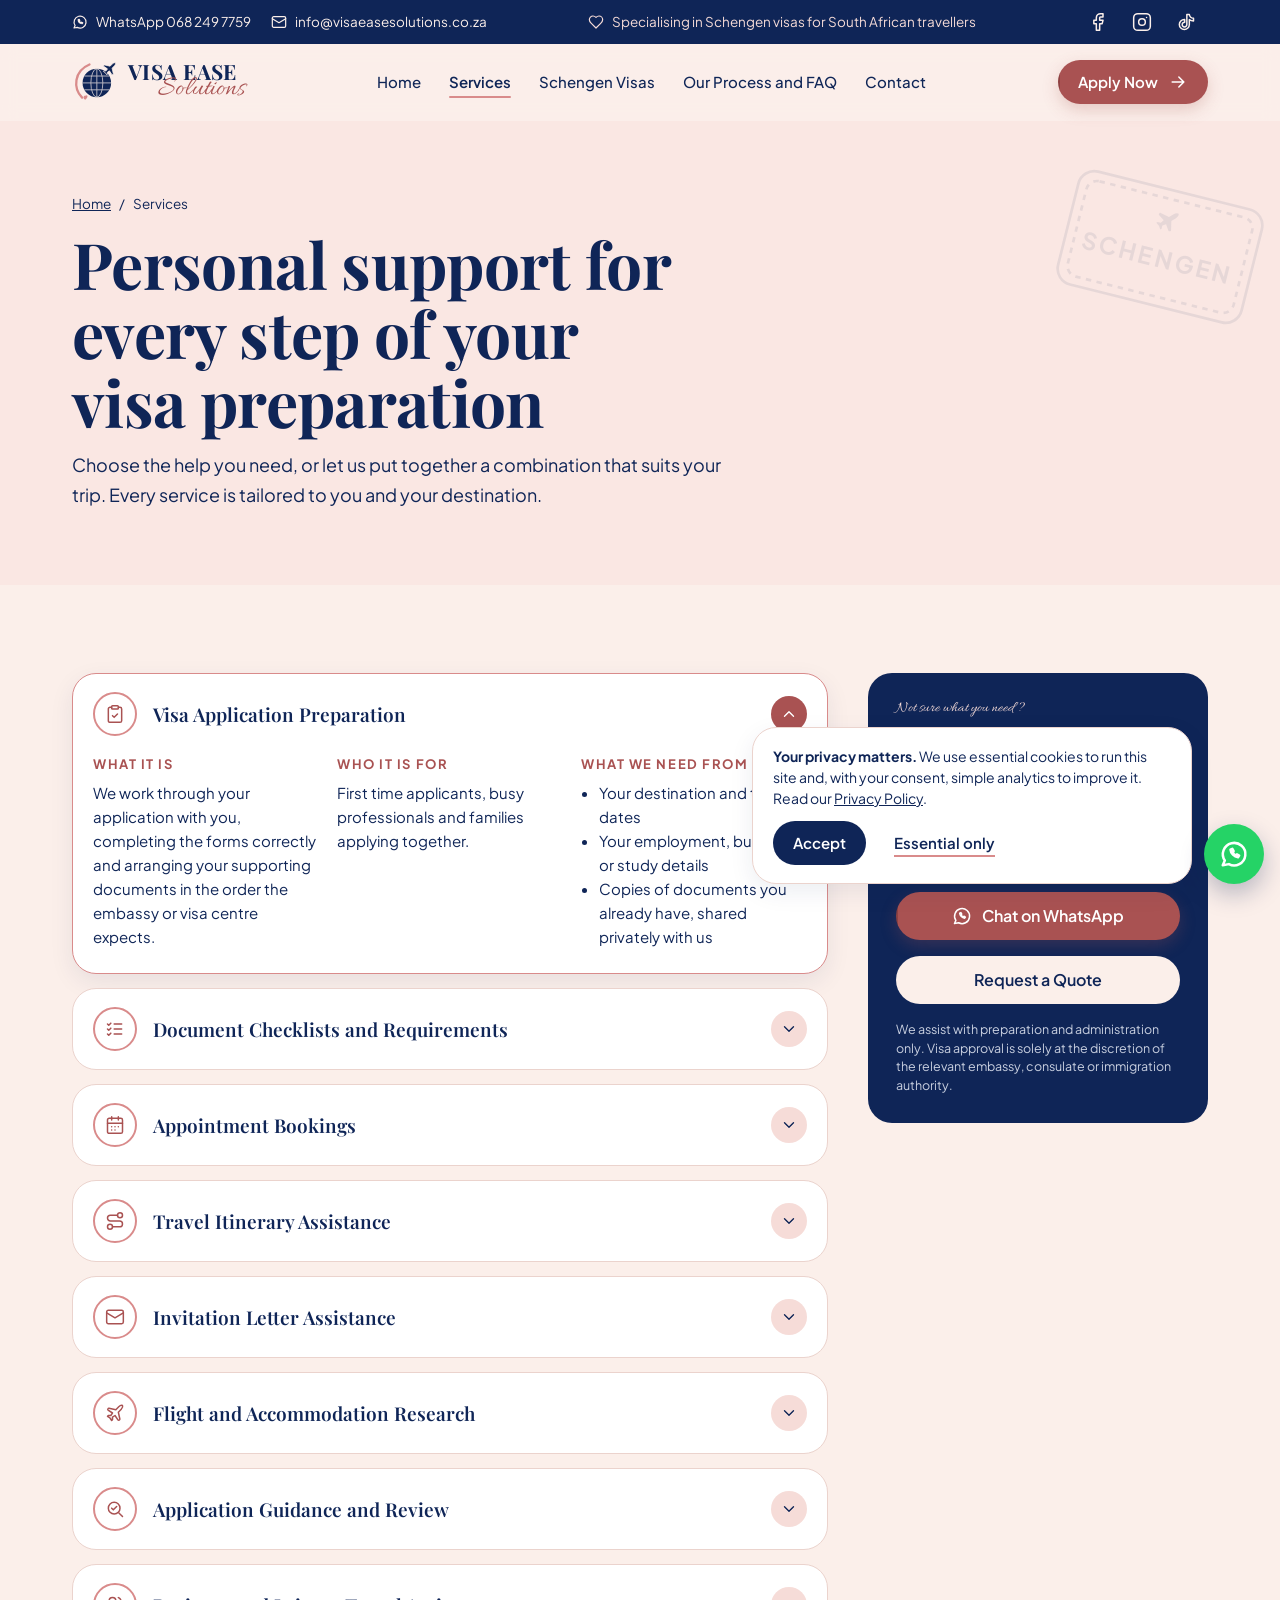
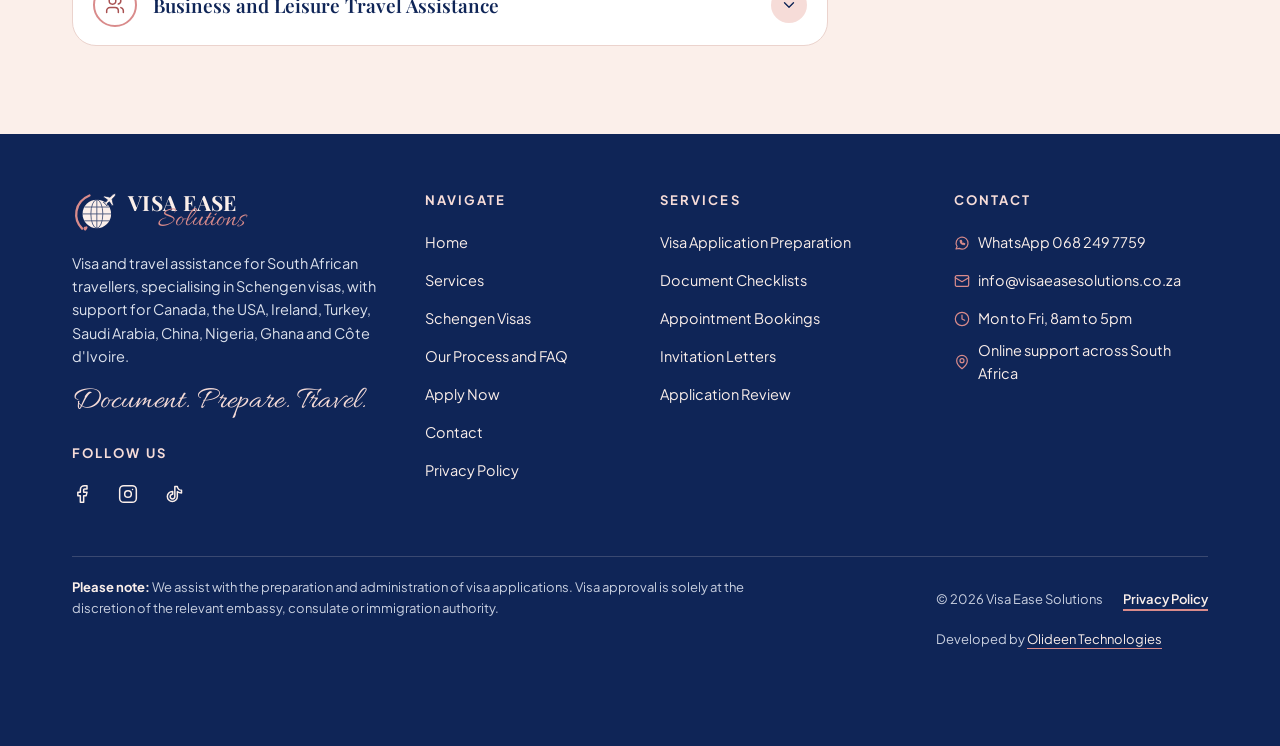
<file: services.html>
<!DOCTYPE html>
<html lang="en-ZA" class="no-js">
<head>
<meta charset="utf-8">
<meta name="viewport" content="width=device-width, initial-scale=1">
<title>Visa Services | Visa Ease Solutions</title>
<meta name="description" content="Visa application preparation, document checklists, appointment bookings, itineraries and invitation letters. Personal support from Visa Ease Solutions.">
<link rel="canonical" href="https://www.visaeasesolutions.co.za/services.html">
<meta name="theme-color" content="#FBEFEA">
<meta property="og:type" content="website">
<meta property="og:locale" content="en_ZA">
<meta property="og:site_name" content="Visa Ease Solutions">
<meta property="og:title" content="Visa Services | Visa Ease Solutions">
<meta property="og:description" content="Visa application preparation, document checklists, appointment bookings, itineraries and invitation letters. Personal support from Visa Ease Solutions.">
<meta property="og:url" content="https://www.visaeasesolutions.co.za/services.html">
<meta property="og:image" content="https://www.visaeasesolutions.co.za/assets/og-image.jpg">
<meta property="og:image:width" content="1200">
<meta property="og:image:height" content="630">
<meta property="og:image:alt" content="Visa Ease Solutions: Visa and Travel Assistance, specialising in Schengen visas">
<meta name="twitter:card" content="summary_large_image">
<meta name="twitter:title" content="Visa Services | Visa Ease Solutions">
<meta name="twitter:description" content="Visa application preparation, document checklists, appointment bookings, itineraries and invitation letters. Personal support from Visa Ease Solutions.">
<meta name="twitter:image" content="https://www.visaeasesolutions.co.za/assets/og-image.jpg">
<meta name="twitter:image:alt" content="Visa Ease Solutions: Visa and Travel Assistance, specialising in Schengen visas">
<link rel="icon" type="image/x-icon" href="favicon.ico">
<link rel="icon" type="image/png" sizes="32x32" href="favicon-32x32.png">
<link rel="icon" type="image/png" sizes="16x16" href="favicon-16x16.png">
<link rel="icon" type="image/png" sizes="192x192" href="android-chrome-192x192.png">
<link rel="icon" type="image/png" sizes="512x512" href="android-chrome-512x512.png">
<link rel="apple-touch-icon" sizes="180x180" href="apple-touch-icon.png">
<link rel="manifest" href="site.webmanifest">
<link rel="stylesheet" href="style.css">
<script type="application/ld+json">
{
  "@context": "https://schema.org",
  "@type": "ProfessionalService",
  "@id": "https://www.visaeasesolutions.co.za/#business",
  "name": "Visa Ease Solutions",
  "legalName": "Visa Ease Solutions (Pty) Ltd",
  "slogan": "Document. Prepare. Travel.",
  "description": "Visa and travel assistance for South African travellers, specialising in Schengen visas, with online support for clients in any province, city or town.",
  "url": "https://www.visaeasesolutions.co.za/",
  "logo": "https://www.visaeasesolutions.co.za/android-chrome-512x512.png",
  "image": "https://www.visaeasesolutions.co.za/assets/og-image.jpg",
  "telephone": "+27682497759",
  "email": "info@visaeasesolutions.co.za",
  "address": {
    "@type": "PostalAddress",
    "addressCountry": "ZA"
  },
  "areaServed": {
    "@type": "Country",
    "name": "South Africa"
  },
  "openingHoursSpecification": [
    {
      "@type": "OpeningHoursSpecification",
      "dayOfWeek": [
        "Monday",
        "Tuesday",
        "Wednesday",
        "Thursday",
        "Friday"
      ],
      "opens": "08:00",
      "closes": "17:00"
    }
  ],
  "sameAs": [
    "https://www.facebook.com/visaeasesolutions",
    "https://www.instagram.com/visaeasesolutions",
    "https://www.tiktok.com/@visaeasesolutions"
  ],
  "knowsAbout": [
    "Schengen visa",
    "Visa application preparation",
    "Travel itinerary planning",
    "Invitation letters",
    "Canada visa applications",
    "Turkey visa applications",
    "Saudi Arabia visa applications",
    "USA visa applications",
    "Nigeria visa applications",
    "Ghana visa applications",
    "Côte d'Ivoire visa applications",
    "Ireland visa applications",
    "China visa applications"
  ]
}
</script>
<script src="script.js" defer></script>
</head>
<body>
<svg xmlns="http://www.w3.org/2000/svg" class="sr" aria-hidden="true" focusable="false">
<symbol id="i-clipboard" viewBox="0 0 24 24"><rect x="8" y="2" width="8" height="4" rx="1"/><path d="M16 4h2a2 2 0 0 1 2 2v14a2 2 0 0 1-2 2H6a2 2 0 0 1-2-2V6a2 2 0 0 1 2-2h2"/><path d="m9 14 2 2 4-4"/></symbol>
<symbol id="i-list" viewBox="0 0 24 24"><path d="M11 6h9M11 12h9M11 18h9"/><path d="m3 6 1.5 1.5L7 5"/><path d="m3 12 1.5 1.5L7 11"/><path d="m3 18 1.5 1.5L7 17"/></symbol>
<symbol id="i-calendar" viewBox="0 0 24 24"><rect x="3" y="4" width="18" height="18" rx="2"/><path d="M16 2v4M8 2v4M3 10h18"/><path d="M8 14h.01M12 14h.01M16 14h.01M8 18h.01M12 18h.01"/></symbol>
<symbol id="i-plane" viewBox="0 0 24 24"><path d="M17.8 19.2 16 11l3.5-3.5C21 6 21.5 4 21 3c-1-.5-3 0-4.5 1.5L13 8 4.8 6.2c-.5-.1-.9.1-1.1.5l-.3.5c-.2.5-.1 1 .3 1.3L9 12l-2 3H4l-1 1 3 2 2 3 1-1v-3l3-2 3.5 5.3c.3.4.8.5 1.3.3l.5-.2c.4-.3.6-.7.5-1.2z"/></symbol>
<symbol id="i-mail" viewBox="0 0 24 24"><rect x="2" y="4" width="20" height="16" rx="2"/><path d="m22 7-10 6L2 7"/></symbol>
<symbol id="i-route" viewBox="0 0 24 24"><circle cx="6" cy="19" r="3"/><path d="M9 19h8.5a3.5 3.5 0 0 0 0-7h-11a3.5 3.5 0 0 1 0-7H15"/><circle cx="18" cy="5" r="3"/></symbol>
<symbol id="i-review" viewBox="0 0 24 24"><circle cx="11" cy="11" r="7"/><path d="m21 21-4.3-4.3"/><path d="m8 11 2 2 4-4"/></symbol>
<symbol id="i-users" viewBox="0 0 24 24"><path d="M16 21v-2a4 4 0 0 0-4-4H6a4 4 0 0 0-4 4v2"/><circle cx="9" cy="7" r="4"/><path d="M22 21v-2a4 4 0 0 0-3-3.87M16 3.13a4 4 0 0 1 0 7.75"/></symbol>
<symbol id="i-shield" viewBox="0 0 24 24"><path d="M12 22s8-4 8-10V5l-8-3-8 3v7c0 6 8 10 8 10z"/><path d="m9 12 2 2 4-4"/></symbol>
<symbol id="i-clock" viewBox="0 0 24 24"><circle cx="12" cy="12" r="10"/><path d="M12 6v6l4 2"/></symbol>
<symbol id="i-user" viewBox="0 0 24 24"><circle cx="12" cy="8" r="4"/><path d="M4 21v-1a6 6 0 0 1 6-6h4a6 6 0 0 1 6 6v1"/></symbol>
<symbol id="i-handshake" viewBox="0 0 24 24"><path d="m11 17 2 2a1 1 0 1 0 3-3"/><path d="m14 14 2.5 2.5a1 1 0 1 0 3-3l-3.88-3.88a3 3 0 0 0-4.24 0l-.88.88a1 1 0 1 1-3-3l2.81-2.81a5.79 5.79 0 0 1 7.06-.87l.47.28a2 2 0 0 0 1.42.25L21 4"/><path d="m21 3 1 11h-2"/><path d="M3 3 2 14l6.5 6.5a1 1 0 1 0 3-3"/><path d="M3 4h8"/></symbol>
<symbol id="i-chat" viewBox="0 0 24 24"><path d="M3 21l1.65-3.8A9 9 0 1 1 7.9 20.1L3 21z"/><path d="M9.2 8.6c.2 2.9 3 5.6 6 6l.9-1.3-1.8-1-1 .8c-1-.5-1.9-1.4-2.4-2.4l.8-1-1-1.8z"/></symbol>
<symbol id="i-globe" viewBox="0 0 24 24"><circle cx="12" cy="12" r="10"/><path d="M2 12h20"/><path d="M12 2a15 15 0 0 1 4 10 15 15 0 0 1-4 10 15 15 0 0 1-4-10 15 15 0 0 1 4-10z"/></symbol>
<symbol id="i-check" viewBox="0 0 24 24"><path d="M20 6 9 17l-5-5"/></symbol>
<symbol id="i-chev" viewBox="0 0 24 24"><path d="m6 9 6 6 6-6"/></symbol>
<symbol id="i-chevr" viewBox="0 0 24 24"><path d="m9 18 6-6-6-6"/></symbol>
<symbol id="i-menu" viewBox="0 0 24 24"><path d="M4 7h16M4 12h16M4 17h16"/></symbol>
<symbol id="i-x" viewBox="0 0 24 24"><path d="M18 6 6 18M6 6l12 12"/></symbol>
<symbol id="i-info" viewBox="0 0 24 24"><circle cx="12" cy="12" r="10"/><path d="M12 16v-4M12 8h.01"/></symbol>
<symbol id="i-alert" viewBox="0 0 24 24"><circle cx="12" cy="12" r="10"/><path d="M12 8v4M12 16h.01"/></symbol>
<symbol id="i-heart" viewBox="0 0 24 24"><path d="M19 14c1.49-1.46 3-3.21 3-5.5A5.5 5.5 0 0 0 16.5 3c-1.76 0-3 .5-4.5 2-1.5-1.5-2.74-2-4.5-2A5.5 5.5 0 0 0 2 8.5c0 2.3 1.5 4.05 3 5.5l7 7Z"/></symbol>
<symbol id="i-file" viewBox="0 0 24 24"><path d="M14 2H6a2 2 0 0 0-2 2v16a2 2 0 0 0 2 2h12a2 2 0 0 0 2-2V8z"/><path d="M14 2v6h6M8 13h8M8 17h5"/></symbol>
<symbol id="i-pin" viewBox="0 0 24 24"><path d="M20 10c0 6-8 12-8 12s-8-6-8-12a8 8 0 0 1 16 0Z"/><circle cx="12" cy="10" r="3"/></symbol>
<symbol id="i-briefcase" viewBox="0 0 24 24"><rect x="2" y="7" width="20" height="14" rx="2"/><path d="M16 21V5a2 2 0 0 0-2-2h-4a2 2 0 0 0-2 2v16"/></symbol>
<symbol id="i-sun" viewBox="0 0 24 24"><circle cx="12" cy="12" r="4"/><path d="M12 2v2M12 20v2M4.9 4.9l1.4 1.4M17.7 17.7l1.4 1.4M2 12h2M20 12h2M4.9 19.1l1.4-1.4M17.7 6.3l1.4-1.4"/></symbol>
<symbol id="i-home" viewBox="0 0 24 24"><path d="M3 10.5 12 3l9 7.5V20a1 1 0 0 1-1 1h-5v-6h-6v6H4a1 1 0 0 1-1-1z"/></symbol>
<symbol id="i-lock" viewBox="0 0 24 24"><rect x="4" y="11" width="16" height="10" rx="2"/><path d="M8 11V7a4 4 0 0 1 8 0v4"/></symbol>
<symbol id="i-arrow" viewBox="0 0 24 24"><path d="M5 12h14M13 6l6 6-6 6"/></symbol>
<symbol id="i-facebook" viewBox="0 0 24 24"><path d="M18 2h-3a5 5 0 0 0-5 5v3H7v4h3v8h4v-8h3l1-4h-4V7a1 1 0 0 1 1-1h3z"/></symbol>
<symbol id="i-instagram" viewBox="0 0 24 24"><rect x="2" y="2" width="20" height="20" rx="5"/><circle cx="12" cy="12" r="4"/><path d="M17.5 6.5h.01"/></symbol>
<symbol id="i-tiktok" viewBox="0 0 24 24"><path d="M16 3c.4 2.6 2.2 4.4 5 4.6v3.2c-1.9 0-3.6-.6-5-1.6V15a6 6 0 1 1-6-6h.4v3.3A2.8 2.8 0 1 0 13 15V3z"/></symbol>
<symbol id="i-coins" viewBox="0 0 24 24"><circle cx="8" cy="8" r="6"/><path d="M18.09 10.37A6 6 0 1 1 10.34 18M7 6h1v4M16.71 13.88l.7.71-2.82 2.82"/></symbol>
<symbol id="i-passport" viewBox="0 0 24 24"><rect x="5" y="2" width="14" height="20" rx="2"/><circle cx="12" cy="10" r="3.5"/><path d="M9 17h6"/></symbol>
<symbol id="i-calcheck" viewBox="0 0 24 24"><rect x="3" y="4" width="18" height="18" rx="2"/><path d="M16 2v4M8 2v4M3 10h18"/><path d="m9 16 2 2 4-4"/></symbol>
<symbol id="i-pen" viewBox="0 0 24 24"><path d="M12 20h9"/><path d="M16.5 3.5a2.1 2.1 0 0 1 3 3L7 19l-4 1 1-4z"/></symbol>
<symbol id="i-wallet" viewBox="0 0 24 24"><path d="M19 7V5a2 2 0 0 0-2-2H5a2 2 0 0 0 0 4h15a1 1 0 0 1 1 1v12a1 1 0 0 1-1 1H5a2 2 0 0 1-2-2V5"/><path d="M16 14h.01"/></symbol>
<symbol id="i-umbrella" viewBox="0 0 24 24"><path d="M22 12a10 10 0 0 0-20 0Z"/><path d="M12 12v8a2 2 0 0 0 4 0"/><path d="M12 2v1"/></symbol>
<symbol id="logo-dark" viewBox="0 0 100 100"><path d="M22 84C2 64 4 26 38 12" fill="none" stroke="#D98B8B" stroke-width="5" stroke-linecap="round"/><circle cx="54" cy="52" r="31" fill="#0F2557"/><g fill="none" stroke="#FBEFEA" stroke-width="2" opacity=".75"><ellipse cx="54" cy="52" rx="13" ry="31"/><path d="M23 52h62M27 37h54M27 67h54M54 21v62"/></g><path d="M30 88c-3 0-5-2-5-4.5s2-4 4-3.4c.6-1.8 3.4-2 4.4-.2 1.4 2.4-1.2 5.6-3.4 8.1z" fill="#D98B8B"/><g transform="translate(64 4) scale(1.45)"><path d="M17.8 19.2 16 11l3.5-3.5C21 6 21.5 4 21 3c-1-.5-3 0-4.5 1.5L13 8 4.8 6.2c-.5-.1-.9.1-1.1.5l-.3.5c-.2.5-.1 1 .3 1.3L9 12l-2 3H4l-1 1 3 2 2 3 1-1v-3l3-2 3.5 5.3c.3.4.8.5 1.3.3l.5-.2c.4-.3.6-.7.5-1.2z" fill="#0F2557" stroke="#FBEFEA" stroke-width="1.2" stroke-linejoin="round"/></g></symbol>
<symbol id="logo-light" viewBox="0 0 100 100"><path d="M22 84C2 64 4 26 38 12" fill="none" stroke="#D98B8B" stroke-width="5" stroke-linecap="round"/><circle cx="54" cy="52" r="31" fill="#FBEFEA"/><g fill="none" stroke="#0F2557" stroke-width="2" opacity=".75"><ellipse cx="54" cy="52" rx="13" ry="31"/><path d="M23 52h62M27 37h54M27 67h54M54 21v62"/></g><path d="M30 88c-3 0-5-2-5-4.5s2-4 4-3.4c.6-1.8 3.4-2 4.4-.2 1.4 2.4-1.2 5.6-3.4 8.1z" fill="#D98B8B"/><g transform="translate(64 4) scale(1.45)"><path d="M17.8 19.2 16 11l3.5-3.5C21 6 21.5 4 21 3c-1-.5-3 0-4.5 1.5L13 8 4.8 6.2c-.5-.1-.9.1-1.1.5l-.3.5c-.2.5-.1 1 .3 1.3L9 12l-2 3H4l-1 1 3 2 2 3 1-1v-3l3-2 3.5 5.3c.3.4.8.5 1.3.3l.5-.2c.4-.3.6-.7.5-1.2z" fill="#FBEFEA" stroke="#0F2557" stroke-width="1.2" stroke-linejoin="round"/></g></symbol>
<symbol id="eu" viewBox="0 0 100 100"><circle cx="50" cy="50" r="48" fill="#0F2557"/><circle cx="50" cy="50" r="44" fill="none" stroke="#C9A24B" stroke-width=".8" opacity=".6"/><g fill="#C9A24B"><polygon points="50.00,14.80 51.28,18.23 54.95,18.39 52.08,20.67 53.06,24.21 50.00,22.18 46.94,24.21 47.92,20.67 45.05,18.39 48.72,18.23"/><polygon points="65.00,18.82 66.28,22.25 69.95,22.41 67.08,24.69 68.06,28.23 65.00,26.20 61.94,28.23 62.92,24.69 60.05,22.41 63.72,22.25"/><polygon points="75.98,29.80 77.26,33.23 80.93,33.39 78.06,35.67 79.04,39.21 75.98,37.18 72.92,39.21 73.90,35.67 71.04,33.39 74.70,33.23"/><polygon points="80.00,44.80 81.28,48.23 84.95,48.39 82.08,50.67 83.06,54.21 80.00,52.18 76.94,54.21 77.92,50.67 75.05,48.39 78.72,48.23"/><polygon points="75.98,59.80 77.26,63.23 80.93,63.39 78.06,65.67 79.04,69.21 75.98,67.18 72.92,69.21 73.90,65.67 71.04,63.39 74.70,63.23"/><polygon points="65.00,70.78 66.28,74.21 69.95,74.37 67.08,76.66 68.06,80.19 65.00,78.16 61.94,80.19 62.92,76.66 60.05,74.37 63.72,74.21"/><polygon points="50.00,74.80 51.28,78.23 54.95,78.39 52.08,80.67 53.06,84.21 50.00,82.18 46.94,84.21 47.92,80.67 45.05,78.39 48.72,78.23"/><polygon points="35.00,70.78 36.28,74.21 39.95,74.37 37.08,76.66 38.06,80.19 35.00,78.16 31.94,80.19 32.92,76.66 30.05,74.37 33.72,74.21"/><polygon points="24.02,59.80 25.30,63.23 28.96,63.39 26.10,65.67 27.08,69.21 24.02,67.18 20.96,69.21 21.94,65.67 19.07,63.39 22.74,63.23"/><polygon points="20.00,44.80 21.28,48.23 24.95,48.39 22.08,50.67 23.06,54.21 20.00,52.18 16.94,54.21 17.92,50.67 15.05,48.39 18.72,48.23"/><polygon points="24.02,29.80 25.30,33.23 28.96,33.39 26.10,35.67 27.08,39.21 24.02,37.18 20.96,39.21 21.94,35.67 19.07,33.39 22.74,33.23"/><polygon points="35.00,18.82 36.28,22.25 39.95,22.41 37.08,24.69 38.06,28.23 35.00,26.20 31.94,28.23 32.92,24.69 30.05,22.41 33.72,22.25"/></g></symbol>
<symbol id="stamp" viewBox="0 0 220 140"><g fill="none" stroke="currentColor" stroke-width="3"><rect x="6" y="6" width="208" height="128" rx="18"/><rect x="16" y="16" width="188" height="108" rx="12" stroke-dasharray="6 6"/></g><text x="110" y="92" text-anchor="middle" fill="currentColor" font-family="Plus Jakarta Sans, sans-serif" font-weight="800" font-size="26" letter-spacing="3">SCHENGEN</text><g transform="translate(96 26) scale(1.2)"><path d="M17.8 19.2 16 11l3.5-3.5C21 6 21.5 4 21 3c-1-.5-3 0-4.5 1.5L13 8 4.8 6.2c-.5-.1-.9.1-1.1.5l-.3.5c-.2.5-.1 1 .3 1.3L9 12l-2 3H4l-1 1 3 2 2 3 1-1v-3l3-2 3.5 5.3c.3.4.8.5 1.3.3l.5-.2c.4-.3.6-.7.5-1.2z" fill="currentColor"/></g></symbol>
<symbol id="stamp-404" viewBox="0 0 220 140"><g fill="none" stroke="currentColor" stroke-width="3"><rect x="6" y="6" width="208" height="128" rx="18"/><rect x="16" y="16" width="188" height="108" rx="12" stroke-dasharray="6 6"/></g><text x="110" y="92" text-anchor="middle" fill="currentColor" font-family="Plus Jakarta Sans, sans-serif" font-weight="800" font-size="40" letter-spacing="3">404</text><g transform="translate(96 26) scale(1.2)"><path d="M17.8 19.2 16 11l3.5-3.5C21 6 21.5 4 21 3c-1-.5-3 0-4.5 1.5L13 8 4.8 6.2c-.5-.1-.9.1-1.1.5l-.3.5c-.2.5-.1 1 .3 1.3L9 12l-2 3H4l-1 1 3 2 2 3 1-1v-3l3-2 3.5 5.3c.3.4.8.5 1.3.3l.5-.2c.4-.3.6-.7.5-1.2z" fill="currentColor"/></g></symbol>
<symbol id="plane-solid" viewBox="0 0 24 24"><path d="M17.8 19.2 16 11l3.5-3.5C21 6 21.5 4 21 3c-1-.5-3 0-4.5 1.5L13 8 4.8 6.2c-.5-.1-.9.1-1.1.5l-.3.5c-.2.5-.1 1 .3 1.3L9 12l-2 3H4l-1 1 3 2 2 3 1-1v-3l3-2 3.5 5.3c.3.4.8.5 1.3.3l.5-.2c.4-.3.6-.7.5-1.2z" fill="#FFFFFF" stroke="#0F2557" stroke-width=".7" stroke-linejoin="round"/></symbol>
</svg>
<a class="skip" href="#main">Skip to content</a>
<div class="util">
  <div class="wrap">
    <div class="util-links"><a href="https://wa.me/27682497759" aria-label="WhatsApp 068 249 7759"><svg class="i" aria-hidden="true" focusable="false"><use href="#i-chat"></use></svg><span><span class="util-lbl">WhatsApp </span>068 249 7759</span></a><a href="mailto:info@visaeasesolutions.co.za" aria-label="Email info@visaeasesolutions.co.za"><svg class="i" aria-hidden="true" focusable="false"><use href="#i-mail"></use></svg><span class="util-email">info@visaeasesolutions.co.za</span><span class="util-email-short">Email</span></a></div>
    <span class="util-note"><svg class="i" aria-hidden="true" focusable="false"><use href="#i-heart"></use></svg><span>Specialising in Schengen visas for South African travellers</span></span>
    <ul class="social util-social" aria-label="Social media"><li><a href="https://www.facebook.com/visaeasesolutions" target="_blank" rel="noopener" aria-label="Visa Ease Solutions on Facebook"><svg class="i" aria-hidden="true" focusable="false"><use href="#i-facebook"></use></svg></a></li><li><a href="https://www.instagram.com/visaeasesolutions" target="_blank" rel="noopener" aria-label="Visa Ease Solutions on Instagram"><svg class="i" aria-hidden="true" focusable="false"><use href="#i-instagram"></use></svg></a></li><li><a href="https://www.tiktok.com/@visaeasesolutions" target="_blank" rel="noopener" aria-label="Visa Ease Solutions on TikTok"><svg class="i" aria-hidden="true" focusable="false"><use href="#i-tiktok"></use></svg></a></li></ul>
  </div>
</div>
<header class="nav" id="nav">
  <div class="wrap">
    <a class="logo" href="index.html" aria-label="Visa Ease Solutions, home"><svg class="logo-mark" aria-hidden="true" focusable="false"><use href="#logo-dark"></use></svg><span class="logo-words" aria-hidden="true"><span class="logo-name">VISA EASE</span><span class="logo-sol">Solutions</span></span></a>
    <nav aria-label="Main"><ul class="nav-links"><li><a href="index.html">Home</a></li><li><a href="services.html" aria-current="page">Services</a></li><li><a href="schengen-visas.html">Schengen Visas</a></li><li><a href="how-it-works.html">Our Process and FAQ</a></li><li><a href="contact.html">Contact</a></li></ul></nav>
    <a class="btn btn-primary btn-sm nav-cta" href="apply.html"><span>Apply Now</span><svg class="i" aria-hidden="true" focusable="false"><use href="#i-arrow"></use></svg></a>
    <button class="burger" type="button" aria-label="Open menu" aria-expanded="false" aria-controls="mpanel" data-menu-open><svg class="i" aria-hidden="true" focusable="false"><use href="#i-menu"></use></svg></button>
  </div>
</header>
<div class="mpanel" id="mpanel" role="dialog" aria-modal="true" aria-label="Menu" hidden>
  <div class="mpanel-top"><a class="logo" href="index.html" aria-label="Visa Ease Solutions, home"><svg class="logo-mark" aria-hidden="true" focusable="false"><use href="#logo-dark"></use></svg><span class="logo-words" aria-hidden="true"><span class="logo-name">VISA EASE</span><span class="logo-sol">Solutions</span></span></a><button class="burger" type="button" aria-label="Close menu" data-menu-close><svg class="i" aria-hidden="true" focusable="false"><use href="#i-x"></use></svg></button></div>
  <nav aria-label="Mobile"><ul><li><a href="index.html">Home<svg class="i" aria-hidden="true" focusable="false"><use href="#i-chevr"></use></svg></a></li><li><a href="services.html" aria-current="page">Services<svg class="i" aria-hidden="true" focusable="false"><use href="#i-chevr"></use></svg></a></li><li><a href="schengen-visas.html">Schengen Visas<svg class="i" aria-hidden="true" focusable="false"><use href="#i-chevr"></use></svg></a></li><li><a href="how-it-works.html">Our Process and FAQ<svg class="i" aria-hidden="true" focusable="false"><use href="#i-chevr"></use></svg></a></li><li><a href="contact.html">Contact<svg class="i" aria-hidden="true" focusable="false"><use href="#i-chevr"></use></svg></a></li></ul></nav>
  <div class="stack gap-12">
    <a class="btn btn-primary btn-block" href="apply.html"><span>Apply Now</span><svg class="i" aria-hidden="true" focusable="false"><use href="#i-arrow"></use></svg></a>
    <a class="btn btn-secondary btn-block" href="https://wa.me/27682497759"><svg class="i" aria-hidden="true" focusable="false"><use href="#i-chat"></use></svg><span>Chat on WhatsApp</span></a>
    <a class="btn btn-secondary btn-block" href="mailto:info@visaeasesolutions.co.za"><svg class="i" aria-hidden="true" focusable="false"><use href="#i-mail"></use></svg><span>Email us</span></a>
  </div>
  <p class="micro">We assist with the preparation and administration of visa applications. Visa approval is solely at the discretion of the relevant embassy, consulate or immigration authority.</p>
</div>
<main id="main">
<section class="phead">
  <div class="wrap">
    <svg class="stamp" aria-hidden="true" focusable="false"><use href="#stamp"></use></svg>
    <ol class="crumbs" aria-label="Breadcrumb"><li><a href="index.html">Home</a></li><li aria-hidden="true">/</li><li aria-current="page">Services</li></ol>
    <h1 class="h1">Personal support for every step of your visa preparation</h1>
    <p class="lead">Choose the help you need, or let us put together a combination that suits your trip. Every service is tailored to you and your destination.</p>
  </div>
</section>
<section class="section">
  <div class="wrap">
    <div class="svc-layout">
      <div class="acc-list"><div class="acc open">
  <h2><button class="acc-btn" type="button" id="b-s1" aria-expanded="true" aria-controls="p-s1"><span class="icirc sm"><svg class="i" aria-hidden="true" focusable="false"><use href="#i-clipboard"></use></svg></span><span class="t">Visa Application Preparation</span><span class="chev"><svg class="i" aria-hidden="true" focusable="false"><use href="#i-chev"></use></svg></span></button></h2>
  <div class="acc-body" id="p-s1" role="region" aria-labelledby="b-s1"><div><h3>What it is</h3><p>We work through your application with you, completing the forms correctly and arranging your supporting documents in the order the embassy or visa centre expects.</p></div><div><h3>Who it is for</h3><p>First time applicants, busy professionals and families applying together.</p></div><div><h3>What we need from you</h3><ul><li>Your destination and travel dates</li><li>Your employment, business or study details</li><li>Copies of documents you already have, shared privately with us</li></ul></div></div>
</div><div class="acc">
  <h2><button class="acc-btn" type="button" id="b-s2" aria-expanded="false" aria-controls="p-s2"><span class="icirc sm"><svg class="i" aria-hidden="true" focusable="false"><use href="#i-list"></use></svg></span><span class="t">Document Checklists and Requirements</span><span class="chev"><svg class="i" aria-hidden="true" focusable="false"><use href="#i-chev"></use></svg></span></button></h2>
  <div class="acc-body" id="p-s2" role="region" aria-labelledby="b-s2" hidden><div><h3>What it is</h3><p>A personalised checklist based on your destination, your reason for travelling and your personal circumstances, written in plain English.</p></div><div><h3>Who it is for</h3><p>Anyone who would like clarity before gathering paperwork.</p></div><div><h3>What we need from you</h3><ul><li>Your destination country</li><li>Your purpose of travel</li><li>Whether you are employed, self employed, studying or retired</li></ul></div></div>
</div><div class="acc">
  <h2><button class="acc-btn" type="button" id="b-s3" aria-expanded="false" aria-controls="p-s3"><span class="icirc sm"><svg class="i" aria-hidden="true" focusable="false"><use href="#i-calendar"></use></svg></span><span class="t">Appointment Bookings</span><span class="chev"><svg class="i" aria-hidden="true" focusable="false"><use href="#i-chev"></use></svg></span></button></h2>
  <div class="acc-body" id="p-s3" role="region" aria-labelledby="b-s3" hidden><div><h3>What it is</h3><p>We help you secure a suitable appointment at the embassy, consulate or VFS centre and prepare you for what to bring and what to expect on the day.</p></div><div><h3>Who it is for</h3><p>Applicants who find online booking systems confusing or time consuming.</p></div><div><h3>What we need from you</h3><ul><li>Your preferred appointment dates</li><li>The visa centre closest to you</li><li>The names of everyone applying</li></ul></div></div>
</div><div class="acc">
  <h2><button class="acc-btn" type="button" id="b-s4" aria-expanded="false" aria-controls="p-s4"><span class="icirc sm"><svg class="i" aria-hidden="true" focusable="false"><use href="#i-route"></use></svg></span><span class="t">Travel Itinerary Assistance</span><span class="chev"><svg class="i" aria-hidden="true" focusable="false"><use href="#i-chev"></use></svg></span></button></h2>
  <div class="acc-body" id="p-s4" role="region" aria-labelledby="b-s4" hidden><div><h3>What it is</h3><p>A clear day by day itinerary that matches your bookings and supports the information in your application.</p></div><div><h3>Who it is for</h3><p>Travellers visiting more than one city or country, or planning a longer stay.</p></div><div><h3>What we need from you</h3><ul><li>Your planned route and dates</li><li>Any bookings already made</li><li>Where you will stay each night</li></ul></div></div>
</div><div class="acc">
  <h2><button class="acc-btn" type="button" id="b-s5" aria-expanded="false" aria-controls="p-s5"><span class="icirc sm"><svg class="i" aria-hidden="true" focusable="false"><use href="#i-mail"></use></svg></span><span class="t">Invitation Letter Assistance</span><span class="chev"><svg class="i" aria-hidden="true" focusable="false"><use href="#i-chev"></use></svg></span></button></h2>
  <div class="acc-body" id="p-s5" role="region" aria-labelledby="b-s5" hidden><div><h3>What it is</h3><p>Guidance for you and your host on what an invitation letter should contain, with help structuring it clearly and professionally.</p></div><div><h3>Who it is for</h3><p>Travellers visiting family, friends or business contacts abroad.</p></div><div><h3>What we need from you</h3><ul><li>Your host's name and address</li><li>The purpose and dates of your visit</li><li>Your relationship to your host</li></ul></div></div>
</div><div class="acc">
  <h2><button class="acc-btn" type="button" id="b-s6" aria-expanded="false" aria-controls="p-s6"><span class="icirc sm"><svg class="i" aria-hidden="true" focusable="false"><use href="#i-plane"></use></svg></span><span class="t">Flight and Accommodation Research</span><span class="chev"><svg class="i" aria-hidden="true" focusable="false"><use href="#i-chev"></use></svg></span></button></h2>
  <div class="acc-body" id="p-s6" role="region" aria-labelledby="b-s6" hidden><div><h3>What it is</h3><p>Research into suitable flight and accommodation options, including reservations that are appropriate for a visa application.</p></div><div><h3>Who it is for</h3><p>Travellers who would like guidance before committing to bookings.</p></div><div><h3>What we need from you</h3><ul><li>Your travel dates and budget</li><li>Your departure city</li><li>Your accommodation preferences</li></ul></div></div>
</div><div class="acc">
  <h2><button class="acc-btn" type="button" id="b-s7" aria-expanded="false" aria-controls="p-s7"><span class="icirc sm"><svg class="i" aria-hidden="true" focusable="false"><use href="#i-review"></use></svg></span><span class="t">Application Guidance and Review</span><span class="chev"><svg class="i" aria-hidden="true" focusable="false"><use href="#i-chev"></use></svg></span></button></h2>
  <div class="acc-body" id="p-s7" role="region" aria-labelledby="b-s7" hidden><div><h3>What it is</h3><p>A careful review of your completed application and supporting documents, with clear notes on anything that needs attention before submission.</p></div><div><h3>Who it is for</h3><p>Applicants who have prepared their own documents and would like a second pair of eyes.</p></div><div><h3>What we need from you</h3><ul><li>Your completed application form</li><li>Your supporting documents</li><li>Your appointment date, if already booked</li></ul></div></div>
</div><div class="acc">
  <h2><button class="acc-btn" type="button" id="b-s8" aria-expanded="false" aria-controls="p-s8"><span class="icirc sm"><svg class="i" aria-hidden="true" focusable="false"><use href="#i-users"></use></svg></span><span class="t">Business and Leisure Travel Assistance</span><span class="chev"><svg class="i" aria-hidden="true" focusable="false"><use href="#i-chev"></use></svg></span></button></h2>
  <div class="acc-body" id="p-s8" role="region" aria-labelledby="b-s8" hidden><div><h3>What it is</h3><p>Support tailored to the reason for your trip, from your first question through to appointment day.</p></div><div><h3>Who it is for</h3><p>Business travellers, holidaymakers, and families travelling for weddings, graduations and other special occasions.</p></div><div><h3>What we need from you</h3><ul><li>A short description of your trip</li><li>Who is travelling with you</li><li>Any deadlines you are working towards</li></ul></div></div>
</div></div>
      <aside class="side-cta" aria-label="Get help choosing">
        <p class="script">Not sure what you need?</p>
        <h2 class="h3">Send us your travel plans</h2>
        <p>Share your destination, dates and reason for travelling. We will recommend the right support and send a clear quote.</p>
        <a class="btn btn-primary btn-block" href="https://wa.me/27682497759"><svg class="i" aria-hidden="true" focusable="false"><use href="#i-chat"></use></svg><span>Chat on WhatsApp</span></a>
        <a class="btn btn-on-navy btn-block" href="contact.html">Request a Quote</a>
        <p class="micro">We assist with preparation and administration only. Visa approval is solely at the discretion of the relevant embassy, consulate or immigration authority.</p>
      </aside>
    </div>
  </div>
</section>
<div class="dock">
  <a class="wa-float" href="https://wa.me/27682497759" aria-label="Chat with us on WhatsApp" title="Chat with us on WhatsApp"><svg class="i" aria-hidden="true" focusable="false"><use href="#i-chat"></use></svg></a>
  <div class="cookie" id="cookie" role="region" aria-label="Cookie notice" hidden>
    <p><strong>Your privacy matters.</strong> We use essential cookies to run this site and, with your consent, simple analytics to improve it. Read our <a href="privacy-policy.html">Privacy Policy</a>.</p>
    <div class="row gap-8 wrap-row"><button class="btn btn-navy btn-sm" type="button" data-cookie="all">Accept</button><button class="btn btn-ghost btn-sm" type="button" data-cookie="essential">Essential only</button></div>
  </div>
</div>
</main>
<footer class="foot">
  <div class="wrap">
    <div class="foot-grid">
      <div class="stack gap-16"><a class="logo light" href="index.html" aria-label="Visa Ease Solutions, home"><svg class="logo-mark" aria-hidden="true" focusable="false"><use href="#logo-light"></use></svg><span class="logo-words" aria-hidden="true"><span class="logo-name">VISA EASE</span><span class="logo-sol">Solutions</span></span></a><p>Visa and travel assistance for South African travellers, specialising in Schengen visas, with support for Canada, the USA, Ireland, Turkey, Saudi Arabia, China, Nigeria, Ghana and Côte d'Ivoire.</p><p class="script">Document. Prepare. Travel.</p><div class="stack gap-8"><p class="foot-follow">Follow us</p><ul class="social" aria-label="Social media"><li><a href="https://www.facebook.com/visaeasesolutions" target="_blank" rel="noopener" aria-label="Visa Ease Solutions on Facebook"><svg class="i" aria-hidden="true" focusable="false"><use href="#i-facebook"></use></svg></a></li><li><a href="https://www.instagram.com/visaeasesolutions" target="_blank" rel="noopener" aria-label="Visa Ease Solutions on Instagram"><svg class="i" aria-hidden="true" focusable="false"><use href="#i-instagram"></use></svg></a></li><li><a href="https://www.tiktok.com/@visaeasesolutions" target="_blank" rel="noopener" aria-label="Visa Ease Solutions on TikTok"><svg class="i" aria-hidden="true" focusable="false"><use href="#i-tiktok"></use></svg></a></li></ul></div></div>
      <div><h2>Navigate</h2><ul><li><a href="index.html">Home</a></li><li><a href="services.html">Services</a></li><li><a href="schengen-visas.html">Schengen Visas</a></li><li><a href="how-it-works.html">Our Process and FAQ</a></li><li><a href="apply.html">Apply Now</a></li><li><a href="contact.html">Contact</a></li><li><a href="privacy-policy.html">Privacy Policy</a></li></ul></div>
      <div><h2>Services</h2><ul><li><a href="services.html">Visa Application Preparation</a></li><li><a href="services.html">Document Checklists</a></li><li><a href="services.html">Appointment Bookings</a></li><li><a href="services.html">Invitation Letters</a></li><li><a href="services.html">Application Review</a></li></ul></div>
      <div><h2>Contact</h2><ul>
        <li><a href="https://wa.me/27682497759"><svg class="i" aria-hidden="true" focusable="false"><use href="#i-chat"></use></svg>WhatsApp 068 249 7759</a></li>
        <li><a href="mailto:info@visaeasesolutions.co.za"><svg class="i" aria-hidden="true" focusable="false"><use href="#i-mail"></use></svg>info@visaeasesolutions.co.za</a></li>
        <li><span><svg class="i" aria-hidden="true" focusable="false"><use href="#i-clock"></use></svg>Mon to Fri, 8am to 5pm</span></li>
        <li><span><svg class="i" aria-hidden="true" focusable="false"><use href="#i-pin"></use></svg>Online support across South Africa</span></li>
      </ul></div>
    </div>
    <div class="foot-legal">
      <p><strong>Please note:</strong> We assist with the preparation and administration of visa applications. Visa approval is solely at the discretion of the relevant embassy, consulate or immigration authority.</p>
      <div class="stack gap-8"><div class="foot-meta"><span>© <span data-year>2026</span> Visa Ease Solutions</span><a class="legal-link" href="privacy-policy.html">Privacy Policy</a></div><span class="credit">Developed by <a href="https://olideentech.co.za" rel="noopener">Olideen Technologies</a></span></div>
    </div>
  </div>
</footer>
</body>
</html>
</file>
<file: style.css>
/* ==========================================================================
   Visa Ease Solutions | Developed by Olideen Technologies
   style.css: mobile first. Breakpoints: 480px, 768px, and 1024px (desktop navigation
   and wide grids only). Every colour is a variable: edit :root to rebrand.
   ========================================================================== */

/* ---------- 0. Fonts (self-hosted, SIL Open Font License, see assets/fonts) ---------- */
@font-face { font-family: 'Playfair Display'; font-style: normal; font-weight: 600; font-display: swap; src: url('assets/fonts/playfair-display-600.woff2') format('woff2'); }
@font-face { font-family: 'Playfair Display'; font-style: normal; font-weight: 700; font-display: swap; src: url('assets/fonts/playfair-display-700.woff2') format('woff2'); }
@font-face { font-family: 'Allura'; font-style: normal; font-weight: 400; font-display: swap; src: url('assets/fonts/allura-400.woff2') format('woff2'); }
@font-face { font-family: 'Plus Jakarta Sans'; font-style: normal; font-weight: 400; font-display: swap; src: url('assets/fonts/plus-jakarta-sans-400.woff2') format('woff2'); }
@font-face { font-family: 'Plus Jakarta Sans'; font-style: normal; font-weight: 500; font-display: swap; src: url('assets/fonts/plus-jakarta-sans-500.woff2') format('woff2'); }
@font-face { font-family: 'Plus Jakarta Sans'; font-style: normal; font-weight: 600; font-display: swap; src: url('assets/fonts/plus-jakarta-sans-600.woff2') format('woff2'); }
@font-face { font-family: 'Plus Jakarta Sans'; font-style: normal; font-weight: 700; font-display: swap; src: url('assets/fonts/plus-jakarta-sans-700.woff2') format('woff2'); }

/* ---------- 1. Tokens ---------- */
:root {
  --navy: #0F2557;
  --navy-soft: #4A5578;        /* secondary text: 7.3:1 on white */
  --rose: #D98B8B;             /* decoration only, never text */
  --rose-deep: #A95252;        /* buttons, script accents: white text 5.2:1 */
  --rose-deeper: #9C4A4A;      /* hover */
  --blush: #F6DCD8;
  --blush-soft: #FAE7E3;
  --cream: #FBEFEA;
  --white: #FFFFFF;
  --gold: #C9A24B;
  --line: #EBD3CD;
  --field-border: #D9C3BD;
  --placeholder: #6E7590;
  --muted-bg: #E7DCD8;
  --footer-text: #DCE1EC;
  --footer-muted: #C9D0E0;
  --sample-bg: #FFF6DD;
  --sample-text: #5E450C;
  --success: #2F6B4F;
  --success-bg: #E5F2EA;
  --success-line: #B8D9C6;
  --error: #A3352F;
  --error-bg: #FBE6E3;
  --error-line: #E7B4AF;
  --wa: #25D366;               /* WhatsApp brand green, at the client's request (white icon is 2:1, below the 3:1 guideline) */
  --wa-deep: #1DA851;          /* hover and focus: a slightly deeper WhatsApp green */
  --veil-cream: rgba(251, 239, 234, .92);       /* hero photo overlay behind text: navy text stays above 10:1 */
  --veil-cream-soft: rgba(251, 239, 234, .35);
  --veil-navy: rgba(15, 37, 87, .8);            /* apply header overlay: cream text stays above 7:1 */

  --f-display: 'Playfair Display', Georgia, 'Times New Roman', serif;
  --f-script: 'Allura', 'Segoe Script', cursive;
  --f-body: 'Plus Jakarta Sans', 'Segoe UI', system-ui, -apple-system, sans-serif;

  /* Display type scale: fluid, mobile first. The only heading sizes on the site. */
  --fs-h1: clamp(2.25rem, 6vw, 4rem);
  --fs-h2: clamp(1.75rem, 4vw, 2.75rem);
  --fs-h3: clamp(1.25rem, 2.4vw, 1.5rem);
  --fs-script: clamp(2.75rem, 7.5vw, 4.75rem);   /* at most 1.25 times --fs-h1 */

  --r-sm: 10px; --r-md: 16px; --r-lg: 24px; --r-xl: 32px; --r-pill: 999px;
  --shadow-sm: 0 1px 2px rgba(15, 37, 87, .06), 0 2px 8px rgba(15, 37, 87, .05);
  --shadow-md: 0 8px 24px rgba(15, 37, 87, .08);
  --shadow-glow: 0 14px 34px rgba(217, 139, 139, .30), 0 2px 8px rgba(15, 37, 87, .06);
  --ease: cubic-bezier(.22, .61, .36, 1);
}

/* ---------- 2. Base ---------- */
*, *::before, *::after { box-sizing: border-box; }
html { -webkit-text-size-adjust: 100%; text-size-adjust: 100%; scroll-behavior: smooth; scroll-padding-top: 88px; }
body {
  margin: 0; background: var(--cream); color: var(--navy);
  font-family: var(--f-body); font-size: 16px; line-height: 1.6;
  -webkit-font-smoothing: antialiased; overflow-x: hidden;
}
body.menu-open { overflow: hidden; }
img, svg { display: block; max-width: 100%; }
a { color: var(--navy); }
button, input, select, textarea { font: inherit; }
button, .btn, a, input[type="checkbox"], select { touch-action: manipulation; }
:focus-visible { outline: 3px solid var(--navy); outline-offset: 3px; border-radius: 6px; }
[hidden] { display: none !important; }
.sr { position: absolute; width: 1px; height: 1px; overflow: hidden; clip: rect(0 0 0 0); white-space: nowrap; }
.skip { position: absolute; left: 12px; top: -60px; z-index: 100; background: var(--navy); color: var(--white); padding: 10px 16px; border-radius: var(--r-sm); text-decoration: none; font-weight: 600; }
.skip:focus { top: 12px; }
.i { width: 24px; height: 24px; fill: none; stroke: currentColor; stroke-width: 1.8; stroke-linecap: round; stroke-linejoin: round; flex: none; }

/* ---------- 3. Layout helpers ---------- */
.wrap { width: 100%; max-width: 1200px; margin: 0 auto; padding: 0 20px; }
.wrap.narrow { max-width: 880px; }
.section { padding: 64px 0; }
.section.tight { padding: 48px 0; }
.bg-white { background: var(--white); }
.bg-blush { background: var(--blush); }
.bg-blush-soft { background: var(--blush-soft); }
.stack { display: flex; flex-direction: column; }
.row { display: flex; align-items: center; }
.wrap-row { flex-wrap: wrap; }
.justify-center { justify-content: center; }
.gap-8 { gap: 8px; } .gap-12 { gap: 12px; } .gap-16 { gap: 16px; } .gap-24 { gap: 24px; }
.mt-32 { margin-top: 32px; }
.mt-40 { margin-top: 40px; }
.rel { position: relative; }
.items-start { align-items: flex-start; }
.grid { display: grid; gap: 20px; grid-template-columns: minmax(0, 1fr); }
.two { display: grid; grid-template-columns: minmax(0, 1fr); gap: 32px; align-items: start; }

/* ---------- 4. Typography ---------- */
.h1, .h2, .h3, .h4 { font-family: var(--f-display); color: var(--navy); margin: 0; font-weight: 700; letter-spacing: -.01em; }
.h1, .hero h1 { font-size: var(--fs-h1); line-height: 1.08; }
.h2 { font-size: var(--fs-h2); line-height: 1.15; }
.h3, .prose h2 { font-size: var(--fs-h3); line-height: 1.25; }
.h4 { font-size: 20px; line-height: 1.3; font-weight: 600; }
.h1, .h2, .h3, .hero h1, .script { overflow-wrap: break-word; text-wrap: balance; }
/* Script accent: inline uses sit on the H2 step; .lg is the display accent */
.script { font-family: var(--f-script); color: var(--rose-deep); font-weight: 400; font-size: var(--fs-h2); line-height: 1.1; margin: 0; }
.script.lg { font-size: var(--fs-script); line-height: 1.05; }
.lead { font-size: 18px; line-height: 1.65; margin: 0; }
.body { font-size: 16px; line-height: 1.65; margin: 0; }
.small { font-size: 14px; line-height: 1.55; color: var(--navy-soft); margin: 0; }
.micro { font-size: 12.5px; line-height: 1.5; color: var(--navy-soft); margin: 0; }
.bg-blush .small, .bg-blush .micro { color: var(--navy); }
.lbl { font-size: 14px; font-weight: 600; color: var(--navy); }
.center { text-align: center; }
/* Section heads: a stretch grid. Children cap their own width and centre
   with auto margins, so long text can never overflow the edges. */
.sec-head { display: grid; grid-template-columns: minmax(0, 1fr); gap: 16px; margin: 0 0 40px; }
.sec-head > .h2 { max-width: 42ch; }
.sec-head > .lead { max-width: 36rem; text-wrap: pretty; }   /* about 65 characters; Jakarta's wide "0" makes ch units overshoot */
.sec-head.center { text-align: center; }
.sec-head.center > * { margin-inline: auto; }
.sec-head > .tag-sample { justify-self: center; }

/* ---------- 5. Buttons ---------- */
.btn {
  display: inline-flex; align-items: center; justify-content: center; gap: 10px;
  min-height: 48px; padding: 12px 24px; border-radius: var(--r-pill); border: 2px solid transparent;
  font-family: var(--f-body); font-weight: 600; font-size: 16px; line-height: 1.2; text-decoration: none;
  cursor: pointer; white-space: nowrap;
  transition: background-position .5s var(--ease), transform .2s var(--ease), box-shadow .2s var(--ease), background-color .2s, color .2s;
}
.btn .i { width: 20px; height: 20px; }
.btn-primary {
  color: var(--white); background-color: var(--rose-deep);
  background-image: linear-gradient(110deg, var(--rose-deep) 0%, var(--rose-deep) 45%, var(--rose-deeper) 70%, #8E4141 100%);
  background-size: 220% 100%; background-position: 0 0; box-shadow: 0 6px 16px rgba(169, 82, 82, .25);
}
.btn-primary:hover { background-position: 100% 0; transform: translateY(-1px); box-shadow: 0 10px 22px rgba(169, 82, 82, .32); color: var(--white); }
.btn-secondary { color: var(--navy); background: var(--white); border-color: var(--navy); }
.btn-secondary:hover { background: var(--navy); color: var(--white); }
.btn-ghost {
  color: var(--navy); background: transparent; padding-left: 8px; padding-right: 8px;
  text-decoration: underline; text-decoration-color: var(--rose); text-underline-offset: 6px; text-decoration-thickness: 2px;
}
.btn-ghost:hover { color: var(--rose-deep); text-decoration-color: var(--rose-deep); }
.btn-ghost.flush { padding-left: 0; }
.btn-navy { color: var(--white); background: var(--navy); }
.btn-navy:hover { background: #1A3470; }
.btn-on-navy { color: var(--navy); background: var(--cream); }
.btn-on-navy:hover { background: var(--white); }
.btn:disabled { background: var(--muted-bg); color: var(--placeholder); border-color: transparent; box-shadow: none; cursor: not-allowed; transform: none; }
.btn-sm { min-height: 44px; padding: 10px 18px; font-size: 15px; }
.btn-block { width: 100%; }
.ctas { display: flex; flex-wrap: wrap; gap: 12px; }
.ctas .btn { flex: 1 1 100%; }

/* ---------- 6. Utility bar and navigation ---------- */
/* Visible on every screen. Phones: one centred row of contact links ("Email" below 400px).
   768px: labels and social icons. 1024px: the speciality note. */
.util { background: var(--navy); color: var(--cream); font-size: 13.5px; }
.util .wrap { display: flex; justify-content: center; align-items: center; min-height: 44px; gap: 16px; }
.util-links { display: flex; align-items: center; gap: 20px; min-width: 0; }
.util a { color: var(--cream); text-decoration: none; display: inline-flex; align-items: center; gap: 8px; min-height: 44px; white-space: nowrap; }
.util-links a:hover { text-decoration: underline; }
.util .i { width: 16px; height: 16px; }
.util-lbl, .util-email, .util-note, .util .util-social { display: none; }
.util-note { align-items: center; gap: 8px; color: var(--blush); }
.util :focus-visible, .foot :focus-visible, .phead.dark :focus-visible { outline-color: var(--cream); }
.nav {
  position: sticky; top: 0; z-index: 40; background: rgba(251, 239, 234, .94);
  -webkit-backdrop-filter: blur(8px); backdrop-filter: blur(8px); border-bottom: 1px solid transparent;
  transition: box-shadow .3s var(--ease), border-color .3s;
}
.nav .wrap { display: flex; align-items: center; justify-content: space-between; gap: 16px; min-height: 76px; transition: min-height .3s var(--ease); }
.nav.scrolled { box-shadow: 0 6px 20px rgba(15, 37, 87, .08); border-bottom-color: var(--line); }
.nav.scrolled .wrap { min-height: 64px; }
.nav-links { display: none; gap: 4px; align-items: center; list-style: none; margin: 0; padding: 0; }
.nav-links a { position: relative; display: inline-flex; align-items: center; min-height: 44px; padding: 0 12px; font-size: 15px; font-weight: 500; text-decoration: none; border-radius: var(--r-pill); }
.nav-links a:hover { background: var(--blush); }
.nav-links a[aria-current="page"] { font-weight: 600; }
.nav-links a[aria-current="page"]::after { content: ""; position: absolute; left: 12px; right: 12px; bottom: 6px; height: 2px; border-radius: 2px; background: var(--rose); }
.nav-cta { display: none; }
.burger { display: inline-flex; align-items: center; justify-content: center; width: 48px; height: 48px; border-radius: 50%; border: 1.5px solid var(--line); background: var(--white); color: var(--navy); cursor: pointer; }
.burger .i { width: 22px; height: 22px; }
.mpanel { position: fixed; inset: 0; z-index: 80; background: var(--cream); display: flex; flex-direction: column; padding: 16px 20px 32px; overflow-y: auto; }
.mpanel-top { display: flex; justify-content: space-between; align-items: center; min-height: 60px; }
.mpanel ul { list-style: none; margin: 24px 0; padding: 0; }
.mpanel li a { display: flex; align-items: center; justify-content: space-between; min-height: 60px; font-family: var(--f-display); font-size: 26px; font-weight: 600; text-decoration: none; border-bottom: 1px solid var(--line); }
.mpanel li a .i { width: 20px; height: 20px; color: var(--rose-deep); }
.mpanel .micro { margin-top: 24px; }

/* ---------- 7. Logo ---------- */
.logo { display: inline-flex; align-items: center; gap: 10px; text-decoration: none; color: var(--navy); }
.logo-mark { width: 46px; height: 46px; flex: none; }
.logo-words { display: flex; flex-direction: column; line-height: 1; }
.logo-name { font-family: var(--f-display); font-weight: 700; font-size: 21px; letter-spacing: .02em; }
.logo-sol { font-family: var(--f-script); font-size: 28px; color: var(--rose-deep); margin: -6px 0 0 30px; }
.logo.light { color: var(--cream); }
.logo.light .logo-sol { color: var(--rose); }

/* ---------- 8. Hero ---------- */
/* Travel photo under a cream veil: solid behind the text, lighter behind the illustration.
   800px image on phones, 1920px from 768px. WebP with a JPEG fallback. */
.hero {
  position: relative; overflow: hidden; background-color: var(--cream); background-size: cover; background-position: 60% 100%;
  background-image: linear-gradient(180deg, var(--veil-cream) 0%, var(--veil-cream) 55%, var(--veil-cream-soft) 100%), url('assets/images/hero-bg-800.jpg');
  background-image: linear-gradient(180deg, var(--veil-cream) 0%, var(--veil-cream) 55%, var(--veil-cream-soft) 100%), image-set(url('assets/images/hero-bg-800.webp') type('image/webp'), url('assets/images/hero-bg-800.jpg') type('image/jpeg'));
}
.hero .wrap { position: relative; display: grid; grid-template-columns: minmax(0, 1fr); gap: 40px; padding-top: 40px; padding-bottom: 56px; }
.hero-copy { display: flex; flex-direction: column; gap: 20px; align-items: flex-start; min-width: 0; max-width: 40rem; }
.hero-copy > * { max-width: 100%; margin: 0; }
.hero h1 { font-family: var(--f-display); font-weight: 700; line-height: 1.05; margin: 0; letter-spacing: -.015em; }
.hero h1 .script { display: block; font-size: var(--fs-script); line-height: 1; padding-bottom: .06em; }
.hero .lead { max-width: 540px; }
.cues { list-style: none; margin: 8px 0 0; padding: 0; display: flex; flex-direction: column; gap: 10px; }
.cues li { display: flex; align-items: center; gap: 10px; font-size: 14.5px; font-weight: 500; }
.cues .i { width: 20px; height: 20px; color: var(--rose-deep); }
.hero-art { position: relative; width: 100%; max-width: 520px; aspect-ratio: 1 / 1; margin: 0 auto; }
.globe { position: absolute; inset: 6%; opacity: .6; }
.globe svg { width: 100%; height: 100%; overflow: visible; }
.globe .spin { transform-origin: 50% 50%; transform-box: fill-box; }
.globe .arc { stroke-dasharray: 3 7; }
@keyframes veSpin { to { transform: rotate(360deg); } }
@keyframes veDash { to { stroke-dashoffset: -100; } }
.passport {
  position: absolute; left: 33%; top: 20%; width: 34%; aspect-ratio: 3 / 4.2; z-index: 3;
  display: flex; flex-direction: column; align-items: center; justify-content: center; gap: 10%;
  background: var(--navy); color: var(--gold); border-radius: 10px 16px 16px 10px;
  box-shadow: 0 24px 40px rgba(15, 37, 87, .28); transform: rotate(-8deg);
}
.passport::before { content: ""; position: absolute; left: 7%; top: 0; bottom: 0; width: 2px; background: rgba(255, 255, 255, .08); }
.pp-title { font-family: var(--f-display); font-size: clamp(12px, 3.4vw, 20px); letter-spacing: .18em; font-weight: 600; }
.passport .i { width: 44%; height: auto; aspect-ratio: 1; stroke: var(--gold); stroke-width: 1.2; }
.pp-chip { width: 16%; height: 6%; border: 1.5px solid var(--gold); border-radius: 3px; }
.plane-art { position: absolute; right: 6%; top: 46%; width: 28%; height: auto; aspect-ratio: 1; z-index: 4; transform: rotate(-18deg); filter: drop-shadow(0 12px 14px rgba(15, 37, 87, .18)); }
.postmark { position: absolute; left: 6%; bottom: 8%; width: 30%; z-index: 5; color: var(--navy); transform: rotate(-10deg); }
.postmark svg { width: 100%; height: auto; }

/* ---------- 9. Photos ---------- */
.photo { width: 100%; height: auto; aspect-ratio: 4 / 3; object-fit: cover; border-radius: var(--r-md); }

/* ---------- 10. Cards ---------- */
.card {
  position: relative; display: block; background: var(--white); border: 1px solid var(--line); border-radius: var(--r-lg);
  padding: 28px; box-shadow: var(--shadow-sm); text-decoration: none; color: var(--navy);
  transition: transform .35s var(--ease), box-shadow .35s var(--ease), border-color .35s;
}
.card:hover { transform: translateY(-6px); box-shadow: var(--shadow-glow); border-color: var(--rose); }
.icirc {
  width: 56px; height: 56px; border-radius: 50%; flex: none; display: inline-flex; align-items: center; justify-content: center;
  background: var(--white); border: 2px solid var(--rose); color: var(--rose-deep);
  transition: background .35s var(--ease), color .35s, transform .35s var(--ease);
}
.icirc .i { width: 26px; height: 26px; }
.icirc.sm { width: 44px; height: 44px; }
.icirc.sm .i { width: 20px; height: 20px; }
.card:hover .icirc { background: linear-gradient(135deg, var(--rose-deep), var(--rose-deeper)); border-color: var(--rose-deep); color: var(--white); transform: rotate(-8deg) scale(1.06); }
.pillar, .svc, .vtype { display: flex; flex-direction: column; gap: 14px; align-items: flex-start; }
.vtype .btn { margin-top: auto; }
.pillar .h4 { font-family: var(--f-body); font-size: 15px; letter-spacing: .12em; text-transform: uppercase; font-weight: 700; }

/* Scroll reveal: only hidden when JS is running (html.js) */
.js .reveal { opacity: 0; transform: translateY(14px); transition: opacity .45s var(--ease), transform .45s var(--ease), box-shadow .35s var(--ease), border-color .35s; }
.js .reveal.in { opacity: 1; transform: none; }
.js .reveal.in:hover { transform: translateY(-6px); }
/* Short stagger, used only while fading in. .revealed (added by script.js) clears it so hover stays instant. */
.reveal.d1 { transition-delay: .04s; } .reveal.d2 { transition-delay: .08s; } .reveal.d3 { transition-delay: .12s; }
.reveal.d4 { transition-delay: .16s; } .reveal.d5 { transition-delay: .2s; } .reveal.d6 { transition-delay: .24s; } .reveal.d7 { transition-delay: .28s; }
.js .reveal.revealed { transition-delay: 0s; transition-duration: .35s; }

/* ---------- 11. Tags and chips ---------- */
.chips { display: flex; flex-wrap: wrap; gap: 10px; list-style: none; margin: 0; padding: 0; }
.chip { display: inline-flex; align-items: center; gap: 8px; min-height: 44px; padding: 8px 16px; border-radius: var(--r-pill); background: var(--white); border: 1.5px solid var(--line); font-size: 14.5px; font-weight: 600; color: var(--navy); text-decoration: none; }
.chip .dot { width: 8px; height: 8px; border-radius: 50%; background: var(--rose); }
.chip.more { background: transparent; border-style: dashed; border-color: var(--rose); }
.tag-sample { display: inline-flex; padding: 4px 12px; border-radius: var(--r-pill); background: var(--sample-bg); color: var(--sample-text); border: 1px dashed var(--gold); font-size: 12.5px; font-weight: 600; }

/* ---------- 12. Home sections ---------- */
.spot { position: relative; display: grid; grid-template-columns: minmax(0, 1fr); gap: 32px; padding: 32px 24px; background: var(--white); border: 1px solid var(--line); border-radius: var(--r-xl); overflow: hidden; box-shadow: var(--shadow-sm); }
.spot .stamp-bg { position: absolute; right: -30px; bottom: -30px; width: 220px; height: 140px; opacity: .07; color: var(--navy); transform: rotate(-14deg); }
.spot .grid { gap: 14px; grid-template-columns: repeat(2, minmax(0, 1fr)); }
.eu { width: 96px; height: 96px; flex: none; }
.steps { position: relative; display: grid; grid-template-columns: minmax(0, 1fr); gap: 28px; list-style: none; margin: 0; padding: 0; }
.step { position: relative; display: flex; flex-direction: column; gap: 12px; align-items: flex-start; background: var(--white); border: 1px solid var(--line); border-radius: var(--r-lg); padding: 28px; }
.step-n { width: 56px; height: 56px; border-radius: 50%; display: inline-flex; align-items: center; justify-content: center; background: var(--navy); color: var(--cream); font-family: var(--f-display); font-size: 24px; font-weight: 700; box-shadow: 0 0 0 6px var(--cream), 0 0 0 7px var(--rose); flex: none; }
.flightpath { display: none; position: absolute; left: 10%; right: 10%; top: 20px; height: 60px; color: var(--rose); pointer-events: none; }
.flightpath svg { width: 100%; height: 100%; }
.note { display: flex; gap: 12px; align-items: flex-start; padding: 16px 20px; border-radius: var(--r-md); background: var(--white); border: 1px solid var(--line); font-size: 14.5px; line-height: 1.55; }
.note .i { width: 22px; height: 22px; color: var(--rose-deep); margin-top: 1px; }
.note.blush { background: var(--blush-soft); }
.note.centered { max-width: 760px; margin: 32px auto 0; }
.band {
  position: relative; display: grid; grid-template-columns: minmax(0, 1fr); gap: 20px; align-items: center;
  background: var(--navy); color: var(--cream); padding: 44px 28px;
  clip-path: polygon(0% 8%, 3% 3%, 9% 6%, 16% 1%, 24% 5%, 33% 0%, 44% 4%, 55% 1%, 66% 5%, 77% 0%, 87% 4%, 94% 1%, 100% 6%, 99% 50%, 100% 93%, 94% 99%, 86% 95%, 75% 100%, 64% 96%, 52% 100%, 41% 95%, 30% 99%, 20% 95%, 11% 100%, 4% 96%, 0% 92%, 1% 50%);
}
.band .script { color: var(--blush); line-height: 1.1; }
.band p { margin: 0; }
.band .i { width: 64px; height: 64px; stroke-width: 1.2; color: var(--cream); }
.quote { display: flex; flex-direction: column; gap: 16px; margin: 0; }
.qm { font-family: var(--f-display); font-size: 56px; line-height: .6; color: var(--rose); height: 24px; }
.quote blockquote { margin: 0; font-size: 16px; line-height: 1.65; }
.who { display: flex; align-items: center; gap: 12px; }
.avatar { width: 44px; height: 44px; border-radius: 50%; background: var(--blush); display: flex; align-items: center; justify-content: center; font-weight: 700; font-size: 14px; }
.final { position: relative; display: flex; flex-direction: column; align-items: center; gap: 20px; text-align: center; padding: 56px 24px; border-radius: var(--r-xl); background: var(--white); border: 1px solid var(--line); overflow: hidden; }
.final > * { position: relative; }
.final .stamp { position: absolute; width: 180px; height: 115px; opacity: .09; color: var(--navy); }
.final .stamp.l { left: -30px; top: 20px; transform: rotate(-16deg); }
.final .stamp.r { right: -20px; bottom: -10px; transform: rotate(12deg); }
.final .lead { max-width: 560px; }
.final .ctas { justify-content: center; }

/* ---------- 13. Footer ---------- */
.foot { background: var(--navy); color: var(--cream); padding: 56px 0 96px; font-size: 14.5px; }   /* bottom space keeps the WhatsApp button clear of the legal bar */
.foot a { color: var(--cream); text-decoration: none; }
.foot a:hover { text-decoration: underline; text-decoration-color: var(--rose); }
.foot-grid { display: grid; grid-template-columns: minmax(0, 1fr); gap: 36px; }
.foot h2, .foot .foot-follow { font-family: var(--f-body); font-size: 13px; letter-spacing: .16em; text-transform: uppercase; color: var(--blush); margin: 0 0 14px; font-weight: 700; }
.foot .foot-follow { margin: 8px 0 0; }
.foot ul { list-style: none; margin: 0; padding: 0; display: flex; flex-direction: column; gap: 2px; }
.foot li > a, .foot li > span { display: inline-flex; align-items: center; gap: 8px; min-height: 36px; }
.foot li .i { width: 16px; height: 16px; color: var(--rose); }
.foot p { margin: 0; color: var(--footer-text); }
.foot .script { color: var(--blush); font-size: 32px; }
.foot-legal { margin-top: 40px; padding-top: 20px; border-top: 1px solid rgba(251, 239, 234, .18); display: flex; flex-direction: column; gap: 12px; font-size: 13px; color: var(--footer-muted); }
.foot-legal p { max-width: 720px; color: var(--footer-muted); }
.foot-legal strong { color: var(--cream); }
.credit a { text-decoration: underline; text-decoration-color: var(--rose); text-underline-offset: 4px; }
.foot-meta { display: flex; flex-wrap: wrap; align-items: center; gap: 0 20px; }
.foot .legal-link { display: inline-flex; align-items: center; min-height: 44px; font-weight: 600; color: var(--cream); text-decoration: underline; text-decoration-color: var(--rose); text-decoration-thickness: 2px; text-underline-offset: 5px; }
.foot .legal-link:hover { color: var(--blush); }
/* Social icons: utility bar, footer and contact card */
.social { display: flex; flex-wrap: wrap; gap: 4px; list-style: none; margin: 0; padding: 0; }
.foot .social { flex-direction: row; margin-left: -12px; }
.social a { display: inline-flex; align-items: center; justify-content: center; width: 44px; height: 44px; border-radius: 50%; color: inherit; transition: color .2s, background-color .2s, border-color .2s; }
.social a:hover { color: var(--rose); background: rgba(251, 239, 234, .08); }
.social .i, .foot .social .i { width: 20px; height: 20px; color: inherit; }
.social.boxed { gap: 8px; }
.social.boxed a { color: var(--navy); background: var(--white); border: 1.5px solid var(--line); }
.social.boxed a:hover { color: var(--rose-deep); border-color: var(--rose); }

/* ---------- 14. Dock: fixed WhatsApp button + cookie notice ----------
   Fixed to the viewport on every page. Above the nav (40), below the open
   mobile menu (80). Phones stack the notice above the button; wider screens
   place it to the button's left, so neither can cover the other. */
.dock {
  position: fixed; z-index: 70; pointer-events: none;
  left: calc(16px + env(safe-area-inset-left)); right: calc(16px + env(safe-area-inset-right)); bottom: calc(16px + env(safe-area-inset-bottom));
  display: flex; flex-direction: column-reverse; align-items: flex-end; gap: 12px;
}
.dock > * { pointer-events: auto; }
.wa-float {
  position: relative; flex: none; width: 56px; height: 56px; border-radius: 50%;
  display: inline-flex; align-items: center; justify-content: center;
  background: var(--wa); color: var(--white); box-shadow: 0 10px 24px rgba(15, 37, 87, .28);
  transition: transform .2s var(--ease), background-color .2s;
}
.wa-float .i { width: 28px; height: 28px; stroke-width: 2; }
.wa-float:hover, .wa-float:focus-visible { background: var(--wa-deep); transform: scale(1.06); }
.wa-float:active { transform: scale(1.1); }
/* White ring between two navy bands: visible on cream and on the navy footer */
.wa-float:focus-visible { outline: 3px solid var(--white); outline-offset: 2px; border-radius: 50%; box-shadow: 0 0 0 7px var(--navy); }
.wa-float::after { content: ""; position: absolute; inset: 0; border-radius: 50%; pointer-events: none; }
@keyframes waPulse { from { box-shadow: 0 0 0 0 rgba(37, 211, 102, .45); } to { box-shadow: 0 0 0 16px rgba(37, 211, 102, 0); } }
@media (prefers-reduced-motion: no-preference) {
  .wa-float::after { animation: waPulse 2.4s var(--ease) 1s 3; }   /* three pulses, then still */
}
.cookie { width: 100%; max-width: 440px; align-self: stretch; display: flex; flex-direction: column; gap: 12px; padding: 18px 20px; background: var(--white); border: 1px solid var(--line); border-radius: var(--r-lg); box-shadow: var(--shadow-md); }
.cookie p { margin: 0; font-size: 14px; line-height: 1.5; }

/* ---------- 15. Page header ---------- */
.phead { position: relative; overflow: hidden; background: var(--blush-soft); padding: 48px 0 52px; }
.phead .wrap { position: relative; display: flex; flex-direction: column; gap: 14px; align-items: flex-start; }
.phead .stamp { position: absolute; right: -20px; top: -10px; width: 200px; height: 128px; opacity: .08; color: var(--navy); transform: rotate(14deg); }
.phead .h1 { max-width: 820px; }
.phead .lead { max-width: 680px; }
/* Apply page: airport photo under a navy veil */
.phead.dark {
  background-color: var(--navy); background-size: cover; background-position: 68% 40%; color: var(--cream);
  background-image: linear-gradient(var(--veil-navy), var(--veil-navy)), url('assets/images/apply-bg-800.jpg');
  background-image: linear-gradient(var(--veil-navy), var(--veil-navy)), image-set(url('assets/images/apply-bg-800.webp') type('image/webp'), url('assets/images/apply-bg-800.jpg') type('image/jpeg'));
}
.phead.dark .h1, .phead.dark .crumbs, .phead.dark .crumbs a, .phead.dark .stamp { color: var(--cream); }
.crumbs { display: flex; gap: 8px; font-size: 13.5px; color: var(--navy); list-style: none; margin: 0; padding: 0; }

/* ---------- 16. Accordions (services + FAQ) ---------- */
.acc-list { display: flex; flex-direction: column; gap: 14px; }
.faq.acc-list { gap: 12px; }
.acc { background: var(--white); border: 1px solid var(--line); border-radius: var(--r-lg); overflow: hidden; transition: box-shadow .3s, border-color .3s; }
.acc.open { border-color: var(--rose); box-shadow: var(--shadow-md); }
.acc h2, .acc h3 { margin: 0; font-size: inherit; line-height: inherit; }
.acc-btn { width: 100%; display: flex; align-items: center; gap: 16px; text-align: left; background: transparent; border: 0; padding: 18px 20px; min-height: 72px; cursor: pointer; color: var(--navy); }
.acc-btn .t { flex: 1; font-family: var(--f-display); font-size: 19px; font-weight: 600; line-height: 1.3; }
.faq .acc-btn .t { font-family: var(--f-body); font-size: 16.5px; }
.chev { width: 36px; height: 36px; border-radius: 50%; flex: none; display: inline-flex; align-items: center; justify-content: center; background: var(--blush); transition: transform .3s var(--ease); }
.chev .i { width: 18px; height: 18px; }
.acc.open .chev { transform: rotate(180deg); background: var(--rose-deep); color: var(--white); }
.acc-body { padding: 0 20px 24px; display: grid; grid-template-columns: minmax(0, 1fr); gap: 18px; }
.faq .acc-body { display: block; }
.acc-body h3 { margin: 0 0 6px; font-size: 13px; letter-spacing: .12em; text-transform: uppercase; color: var(--rose-deep); font-weight: 700; }
.acc-body p, .acc-body li { font-size: 15px; line-height: 1.6; margin: 0; }
.faq .acc-body p { font-size: 15.5px; }
.acc-body ul { margin: 0; padding-left: 18px; }

/* ---------- 17. Services page ---------- */
.svc-layout { display: grid; grid-template-columns: minmax(0, 1fr); gap: 28px; align-items: start; }
.side-cta { display: flex; flex-direction: column; gap: 16px; padding: 28px; border-radius: var(--r-lg); background: var(--navy); color: var(--cream); }
.side-cta .h3 { color: var(--white); }
.side-cta p { margin: 0; color: var(--footer-text); font-size: 15px; }
.side-cta .script { color: var(--blush); }
.side-cta .micro { color: var(--footer-muted); font-size: 12.5px; }

/* ---------- 18. Schengen page ---------- */
.fact { display: flex; gap: 14px; align-items: flex-start; }
.dests { grid-template-columns: repeat(2, minmax(0, 1fr)); gap: 12px; }
.dest { display: flex; flex-direction: column; gap: 12px; padding: 8px 8px 14px; }
.dest .nm { font-family: var(--f-display); font-size: 17px; font-weight: 700; margin: 0; padding: 0 6px; }
.dest .lm { font-size: 13px; color: var(--navy-soft); margin: -8px 0 0; padding: 0 6px; }
.dest .btn { margin-top: auto; align-self: flex-start; }
.dest.more { justify-content: center; background: var(--blush); border-color: var(--blush); }
.dest.more .lm { margin-top: 0; color: var(--navy); }
.dest.more .eu { width: 64px; height: 64px; margin: 0 6px; }
.checklist { display: flex; flex-direction: column; gap: 20px; padding: 24px; background: var(--white); border: 1px solid var(--line); border-radius: var(--r-xl); box-shadow: var(--shadow-sm); }
.seg { display: flex; flex-wrap: wrap; gap: 8px; padding: 6px; border-radius: var(--r-pill); background: var(--cream); border: 1px solid var(--line); }
.seg button { flex: 1 1 auto; min-height: 44px; padding: 8px 18px; border: 0; border-radius: var(--r-pill); background: transparent; font-weight: 600; font-size: 15px; color: var(--navy); cursor: pointer; }
.seg button[aria-pressed="true"] { background: var(--navy); color: var(--white); }
.ticks { list-style: none; margin: 0; padding: 0; display: grid; grid-template-columns: minmax(0, 1fr); gap: 10px; }
.ticks li { display: flex; gap: 12px; align-items: flex-start; padding: 12px 14px; border-radius: var(--r-md); background: var(--cream); font-size: 15px; line-height: 1.5; }
.ticks li.extra { background: var(--blush-soft); }
.tk { width: 24px; height: 24px; border-radius: 50%; flex: none; display: inline-flex; align-items: center; justify-content: center; background: var(--rose-deep); color: var(--white); }
.tk .i { width: 14px; height: 14px; stroke-width: 2.4; }
.mistake { display: flex; gap: 16px; align-items: flex-start; padding: 22px; }

/* ---------- 19. Timeline ---------- */
.timeline { position: relative; display: flex; flex-direction: column; gap: 28px; list-style: none; margin: 0; padding: 0; }
.timeline::before { content: ""; position: absolute; left: 27px; top: 28px; bottom: 28px; border-left: 2px dashed var(--rose); }
.tl-item { position: relative; padding-left: 76px; }
.tl-item .step-n { position: absolute; left: 0; top: 0; }
.tl-card { display: flex; flex-direction: column; gap: 12px; padding: 24px; background: var(--white); border: 1px solid var(--line); border-radius: var(--r-lg); }
.tl-card ul { margin: 0; padding-left: 18px; display: flex; flex-direction: column; gap: 6px; font-size: 15px; }

/* ---------- 20. Contact and forms ---------- */
.contact-layout { display: grid; grid-template-columns: minmax(0, 1fr); gap: 28px; align-items: start; }
.ccard { display: flex; gap: 16px; align-items: flex-start; padding: 22px; }
.ccard .big { font-family: var(--f-display); font-size: 24px; font-weight: 700; text-decoration: none; word-break: break-word; }
.ccard .big.email { font-size: 19px; }
.ph-val { font-size: 16px; font-weight: 600; }
.swap { font-size: 11.5px; font-weight: 600; color: var(--navy-soft); letter-spacing: .04em; }
.form { display: flex; flex-direction: column; gap: 18px; padding: 24px; background: var(--white); border: 1px solid var(--line); border-radius: var(--r-xl); box-shadow: var(--shadow-sm); }
.fgrid { display: grid; grid-template-columns: minmax(0, 1fr); gap: 16px; }
.field { display: flex; flex-direction: column; gap: 6px; min-width: 0; }
.field label { font-size: 14px; font-weight: 600; }
.opt { font-weight: 400; color: var(--navy-soft); }
.input { width: 100%; min-height: 50px; padding: 12px 16px; border: 1.5px solid var(--field-border); border-radius: var(--r-sm); background: var(--white); font-size: 16px; color: var(--navy); transition: border-color .2s, box-shadow .2s; }
.input::placeholder { color: var(--placeholder); }
.input:hover { border-color: var(--rose); }
.input:focus { outline: none; border-color: var(--navy); box-shadow: 0 0 0 4px rgba(15, 37, 87, .14); }
.input.is-error { border-color: var(--error); box-shadow: 0 0 0 4px rgba(163, 53, 47, .10); }
.input.is-valid { border-color: var(--success); }
textarea.input { min-height: 130px; resize: vertical; }
select.input {
  appearance: none; -webkit-appearance: none; padding-right: 44px;
  background: var(--white) url("data:image/svg+xml,%3Csvg xmlns='http://www.w3.org/2000/svg' width='20' height='20' viewBox='0 0 24 24' fill='none' stroke='%230F2557' stroke-width='2' stroke-linecap='round' stroke-linejoin='round'%3E%3Cpath d='m6 9 6 6 6-6'/%3E%3C/svg%3E") no-repeat right 14px center;
}
.help { font-size: 13px; color: var(--navy-soft); margin: 0; }
.err, .ok { font-size: 13px; font-weight: 600; margin: 0; display: flex; gap: 6px; align-items: center; }
.err { color: var(--error); }
.ok { color: var(--success); }
.err .i, .ok .i { width: 15px; height: 15px; }
.check { display: flex; gap: 12px; align-items: flex-start; font-size: 14.5px; line-height: 1.5; cursor: pointer; }
.check input { width: 22px; height: 22px; margin: 1px 0 0; accent-color: var(--rose-deep); flex: none; }
.hp { position: absolute; left: -10000px; width: 1px; height: 1px; overflow: hidden; }
.alert { display: flex; gap: 12px; align-items: flex-start; padding: 14px 16px; border-radius: var(--r-md); font-size: 14.5px; line-height: 1.5; }
.alert .i { width: 20px; height: 20px; margin-top: 1px; }
.alert.warn { background: var(--blush-soft); border: 1px solid var(--rose); }
.alert.error { background: var(--error-bg); color: var(--error); border: 1px solid var(--error-line); }
.done { display: flex; flex-direction: column; align-items: center; text-align: center; gap: 16px; padding: 32px 12px; }
.done .icirc { width: 72px; height: 72px; background: var(--success-bg); border-color: var(--success); color: var(--success); }
.done .body { max-width: 420px; }
.btn.is-loading { opacity: .75; cursor: progress; }

/* ---------- 21. Legal ---------- */
.legal { display: grid; grid-template-columns: minmax(0, 1fr); gap: 32px; align-items: start; }
.toc { padding: 20px; background: var(--white); border: 1px solid var(--line); border-radius: var(--r-lg); }
.toc ol { margin: 8px 0 0; padding-left: 20px; display: flex; flex-direction: column; gap: 2px; font-size: 14.5px; }
.toc a { display: inline-block; padding: 6px 0; text-decoration: none; }
.toc a:hover { text-decoration: underline; }
.prose { display: flex; flex-direction: column; gap: 28px; max-width: 760px; }
.prose section { display: flex; flex-direction: column; gap: 10px; }
.prose h2 { font-family: var(--f-display); margin: 0; }
.prose p { font-size: 16px; line-height: 1.7; margin: 0; }
.ph-text { background: var(--sample-bg); border-radius: 4px; padding: 0 4px; color: var(--sample-text); font-weight: 600; }

/* ---------- 22. 404 ---------- */
.nf { display: flex; flex-direction: column; align-items: center; text-align: center; gap: 20px; padding: 72px 0 88px; }
.nf-art { width: 260px; max-width: 80%; height: auto; aspect-ratio: 220 / 140; color: var(--navy); }
.nf .lead { max-width: 520px; }
.nf .chips { justify-content: center; margin-top: 12px; }

/* Utility bar: the full email address fits from 400px */
@media (min-width: 400px) {
  .util-email { display: inline; }
  .util-email-short { display: none; }
}

/* ==========================================================================
   Breakpoint 480px: large phones
   ========================================================================== */
@media (min-width: 480px) {
  .wrap { padding: 0 32px; }
  .grid.c2, .grid.c3, .grid.c4 { grid-template-columns: repeat(2, minmax(0, 1fr)); }
  .cues { flex-direction: row; flex-wrap: wrap; gap: 12px 24px; }
  .ctas .btn { flex: 0 1 auto; }
  .spot { padding: 40px; }
  .fgrid { grid-template-columns: repeat(2, minmax(0, 1fr)); }
  .fgrid .full { grid-column: 1 / -1; }
  .ticks { grid-template-columns: repeat(2, minmax(0, 1fr)); }
  .dock { flex-direction: row-reverse; justify-content: flex-start; }
  .cookie { align-self: auto; }
  .foot-grid { grid-template-columns: repeat(2, minmax(0, 1fr)); }
  .form { padding: 32px; }
  .dest .nm { font-size: 20px; }
  .dest .lm { font-size: 14px; }
  .dest { padding: 12px 12px 18px; }
  .globe .spin { animation: veSpin 90s linear infinite; }
  .globe .arc { animation: veDash 6s linear infinite; }
}

/* ==========================================================================
   Breakpoint 768px: tablets
   ========================================================================== */
@media (min-width: 768px) {
  .util .wrap { justify-content: space-between; }
  .util-lbl { display: inline; }
  .util .util-social { display: flex; flex-wrap: nowrap; gap: 0; }
  .hero {
    background-position: center;
    background-image: linear-gradient(180deg, var(--veil-cream) 0%, var(--veil-cream) 55%, var(--veil-cream-soft) 100%), url('assets/images/hero-bg.jpg');
    background-image: linear-gradient(180deg, var(--veil-cream) 0%, var(--veil-cream) 55%, var(--veil-cream-soft) 100%), image-set(url('assets/images/hero-bg.webp') type('image/webp'), url('assets/images/hero-bg.jpg') type('image/jpeg'));
  }
  .phead.dark {
    background-position: 70% 40%;
    background-image: linear-gradient(var(--veil-navy), var(--veil-navy)), url('assets/images/apply-bg.jpg');
    background-image: linear-gradient(var(--veil-navy), var(--veil-navy)), image-set(url('assets/images/apply-bg.webp') type('image/webp'), url('assets/images/apply-bg.jpg') type('image/jpeg'));
  }
  .section { padding: 88px 0; }
  .steps { grid-template-columns: repeat(2, minmax(0, 1fr)); }
  .two { grid-template-columns: repeat(2, minmax(0, 1fr)); gap: 48px; }
  .band { padding: 48px; grid-template-columns: auto minmax(0, 1.3fr) minmax(0, 1fr); gap: 28px; }
  .acc-body { grid-template-columns: repeat(3, minmax(0, 1fr)); }
  .contact-layout { grid-template-columns: minmax(0, .85fr) minmax(0, 1.15fr); gap: 40px; }
  .form-first > .form { order: 1; }   /* apply page: form first in the markup, shown on the right from 768px */
  .phead { padding: 64px 0 68px; }
}

/* ==========================================================================
   Breakpoint 1024px: desktop navigation and wide grids
   ========================================================================== */
@media (min-width: 1024px) {
  .nav-links { display: flex; }
  .nav-cta { display: inline-flex; }
  .burger { display: none; }
  .grid.c3 { grid-template-columns: repeat(3, minmax(0, 1fr)); }
  .grid.c4, .dests { grid-template-columns: repeat(4, minmax(0, 1fr)); gap: 20px; }
  .util-note { display: inline-flex; }
  .hero {
    background-image: linear-gradient(90deg, var(--veil-cream) 0%, var(--veil-cream) 50%, var(--veil-cream-soft) 100%), url('assets/images/hero-bg.jpg');
    background-image: linear-gradient(90deg, var(--veil-cream) 0%, var(--veil-cream) 50%, var(--veil-cream-soft) 100%), image-set(url('assets/images/hero-bg.webp') type('image/webp'), url('assets/images/hero-bg.jpg') type('image/jpeg'));
  }
  .hero .wrap { grid-template-columns: minmax(0, 1.05fr) minmax(0, 1fr); align-items: center; gap: 48px; padding-top: 64px; padding-bottom: 88px; }
  .hero-art { max-width: 580px; }
  .spot { grid-template-columns: minmax(0, 1.1fr) minmax(0, 1fr); gap: 48px; padding: 56px; align-items: center; }
  .flightpath { display: block; }
  .steps { grid-template-columns: repeat(4, minmax(0, 1fr)); gap: 24px; }
  .foot-grid { grid-template-columns: 1.6fr 1fr 1.3fr 1.3fr; gap: 40px; }
  .foot-legal { flex-direction: row; justify-content: space-between; align-items: flex-start; }
  .svc-layout { grid-template-columns: minmax(0, 1fr) 340px; gap: 40px; }
  .side-cta, .toc { position: sticky; top: 96px; }
  .contact-layout { gap: 48px; }
  .legal { grid-template-columns: 280px minmax(0, 1fr); gap: 56px; }
  .phead { padding: 72px 0 76px; }
  .wa-float { width: 60px; height: 60px; }
  .wa-float .i { width: 30px; height: 30px; }
}

/* ---------- Reduced motion ---------- */
@media (prefers-reduced-motion: reduce) {
  html { scroll-behavior: auto; }
  *, *::before, *::after { animation: none !important; transition: none !important; }
  .js .reveal { opacity: 1; transform: none; }
}
</file>
